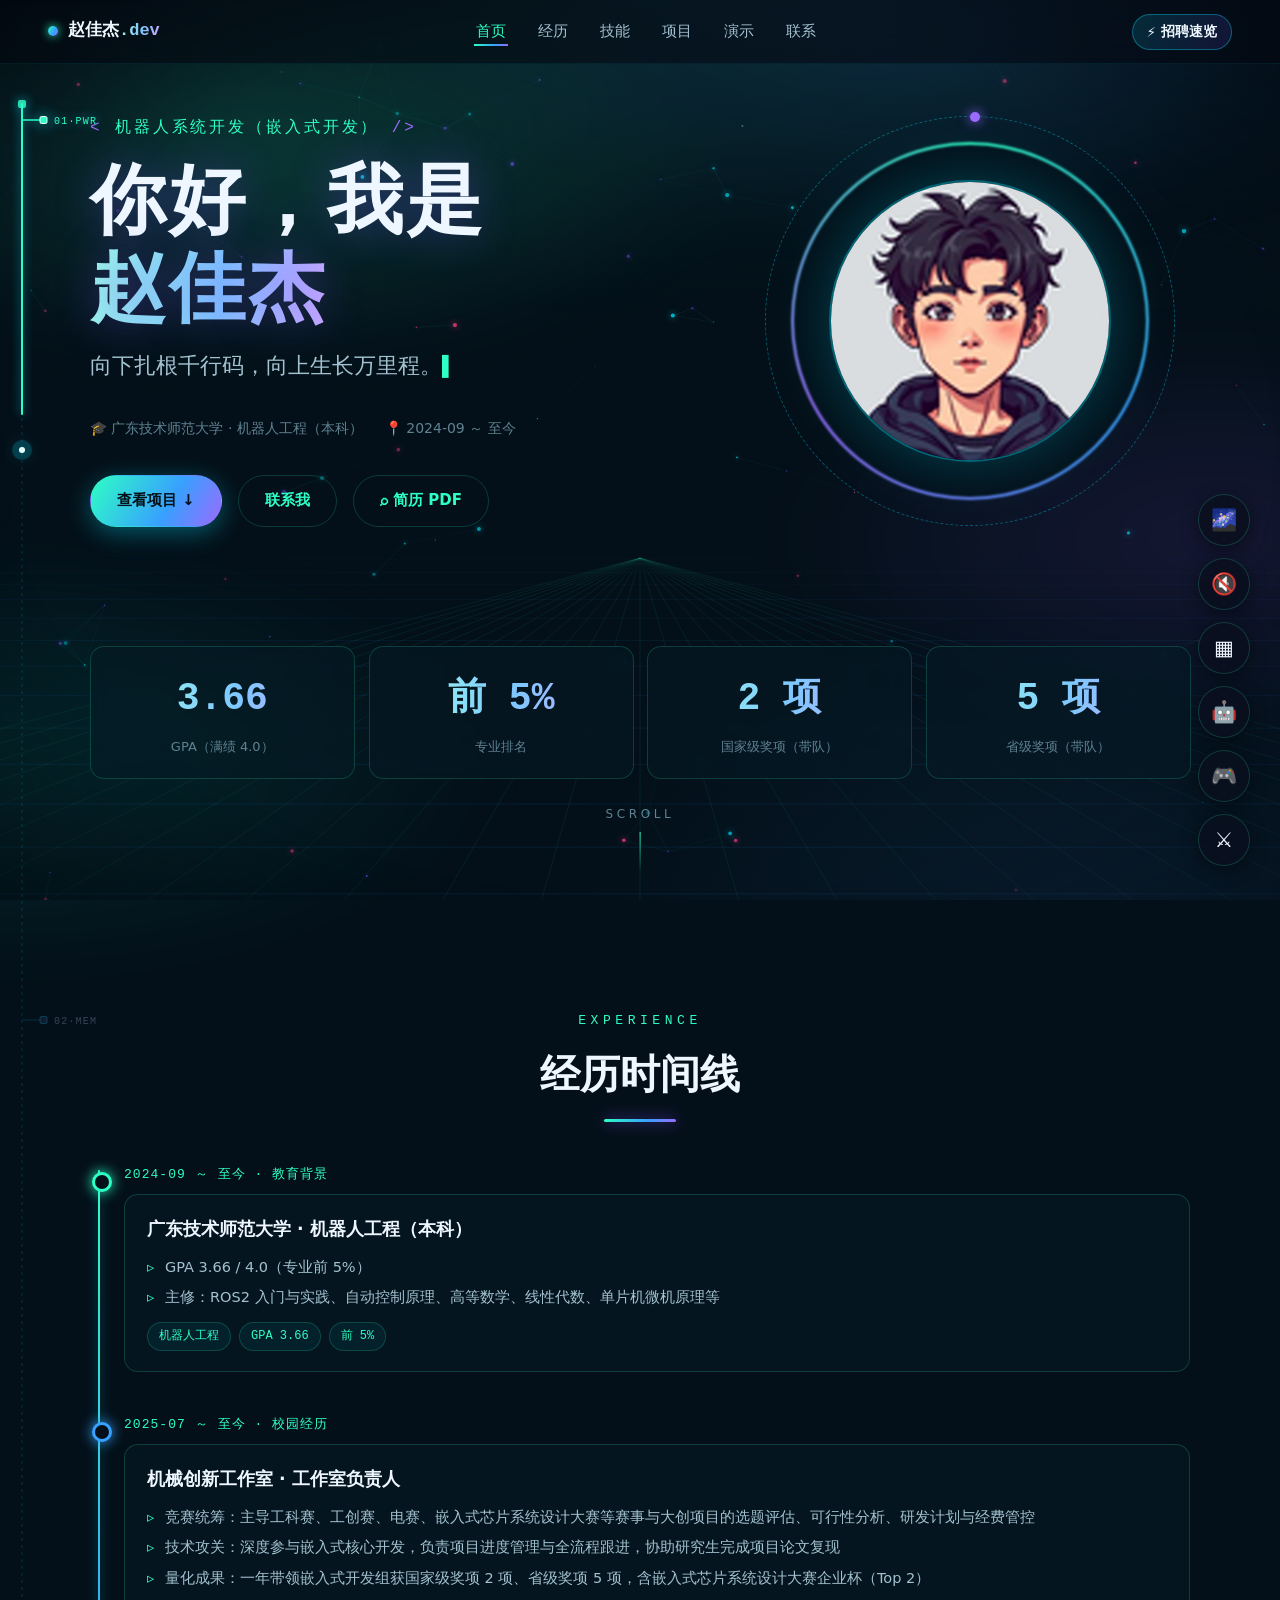
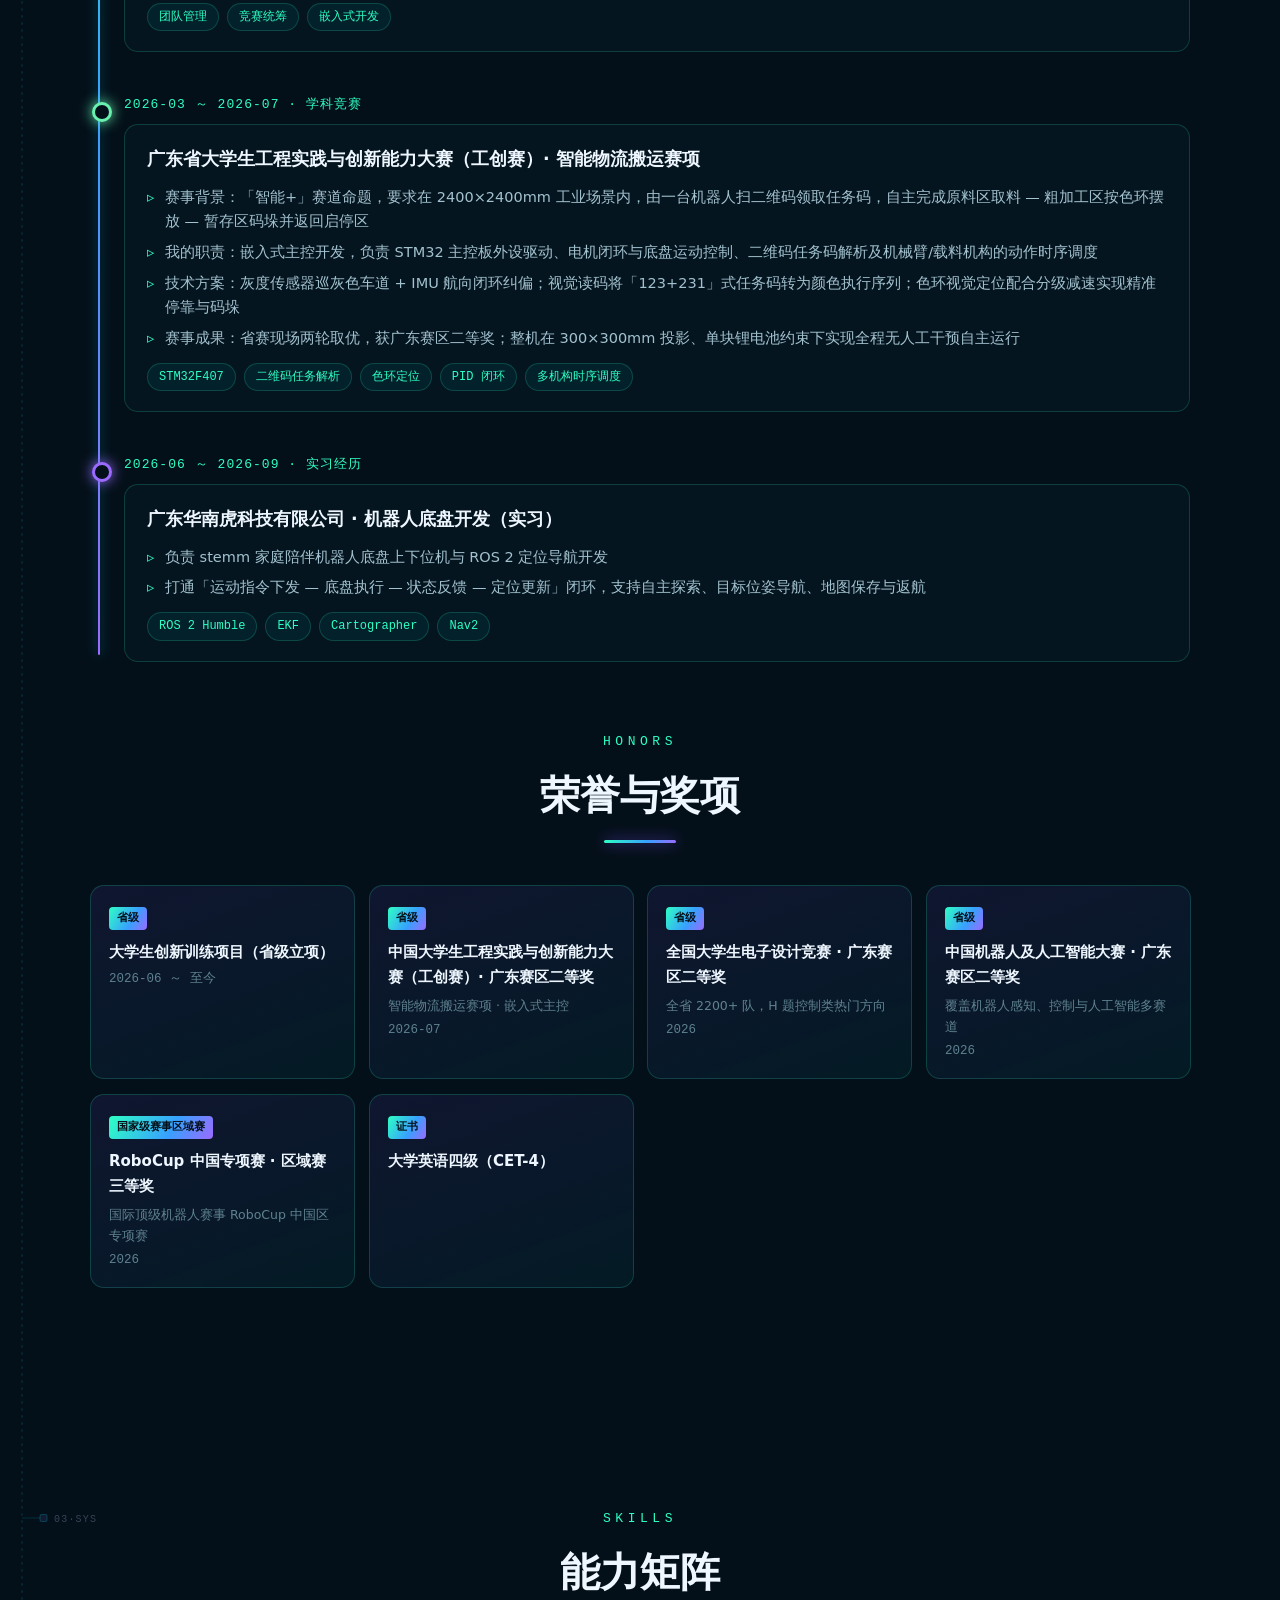
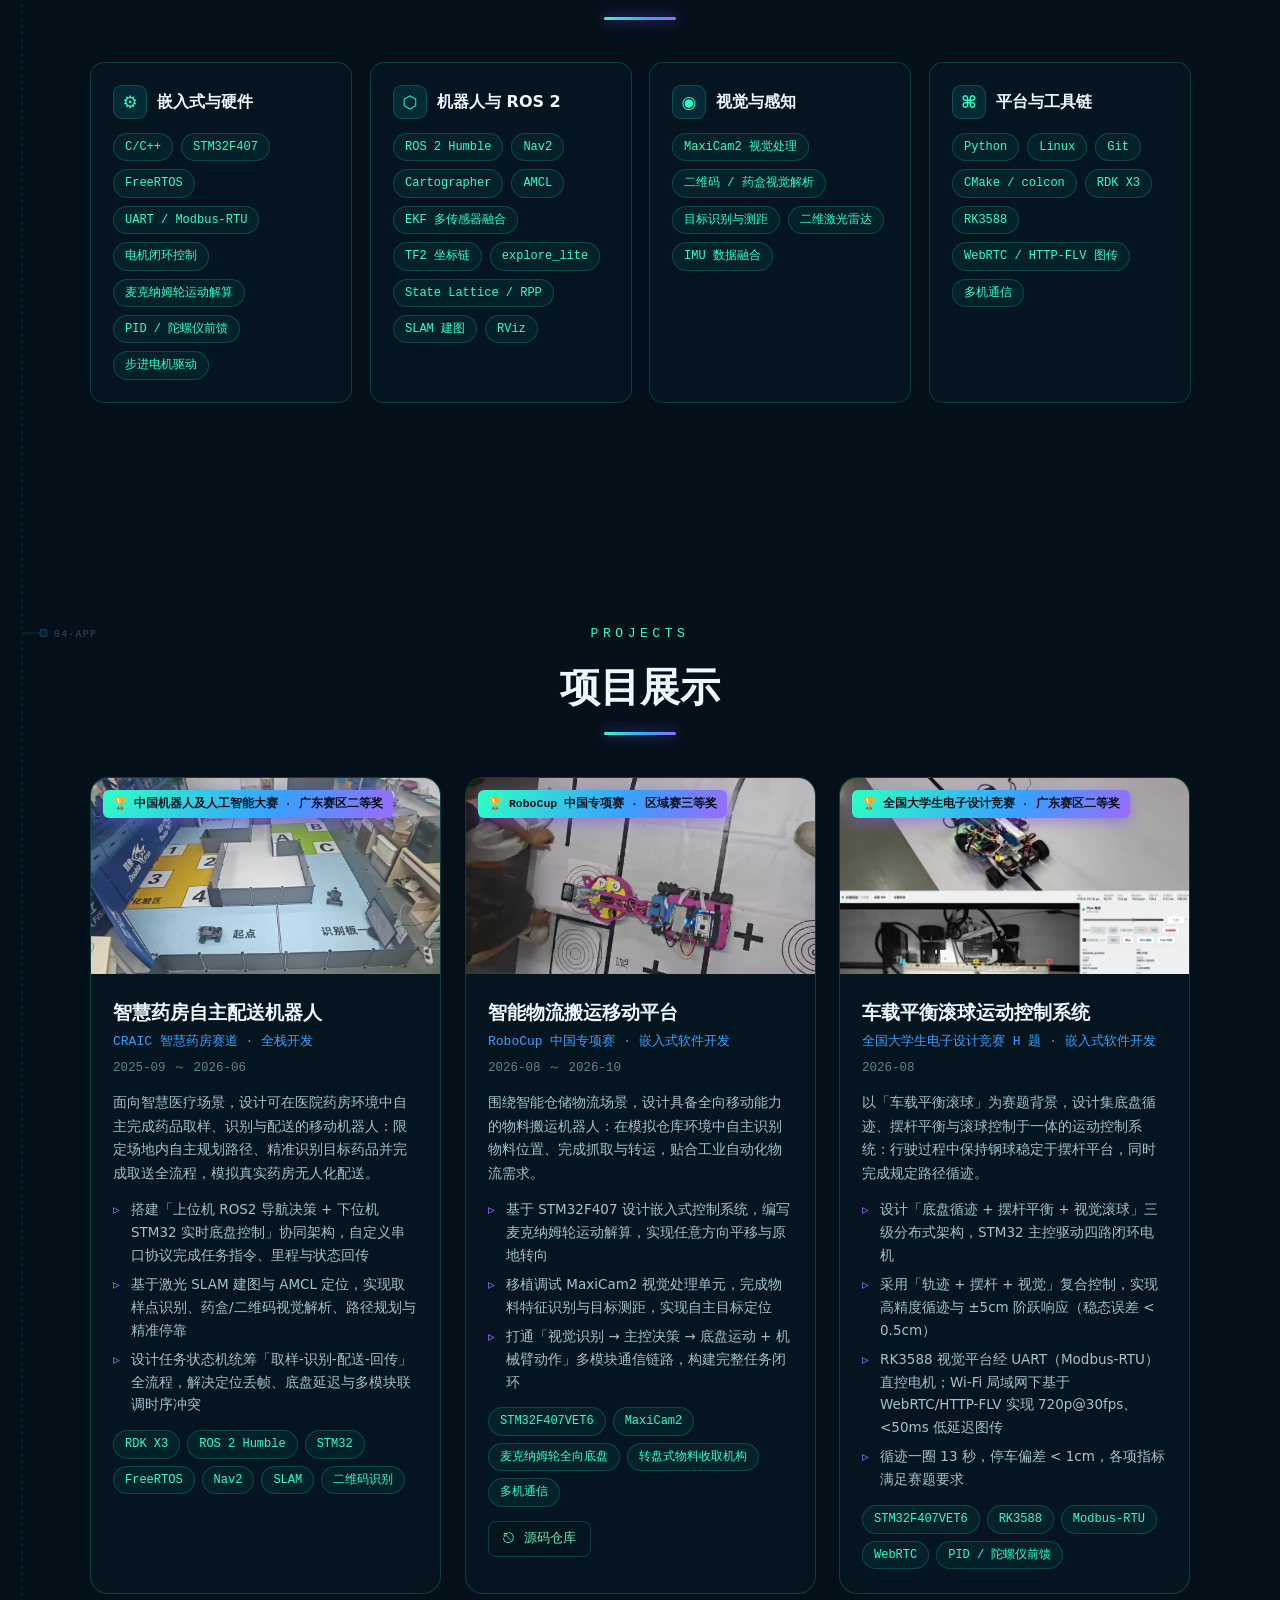
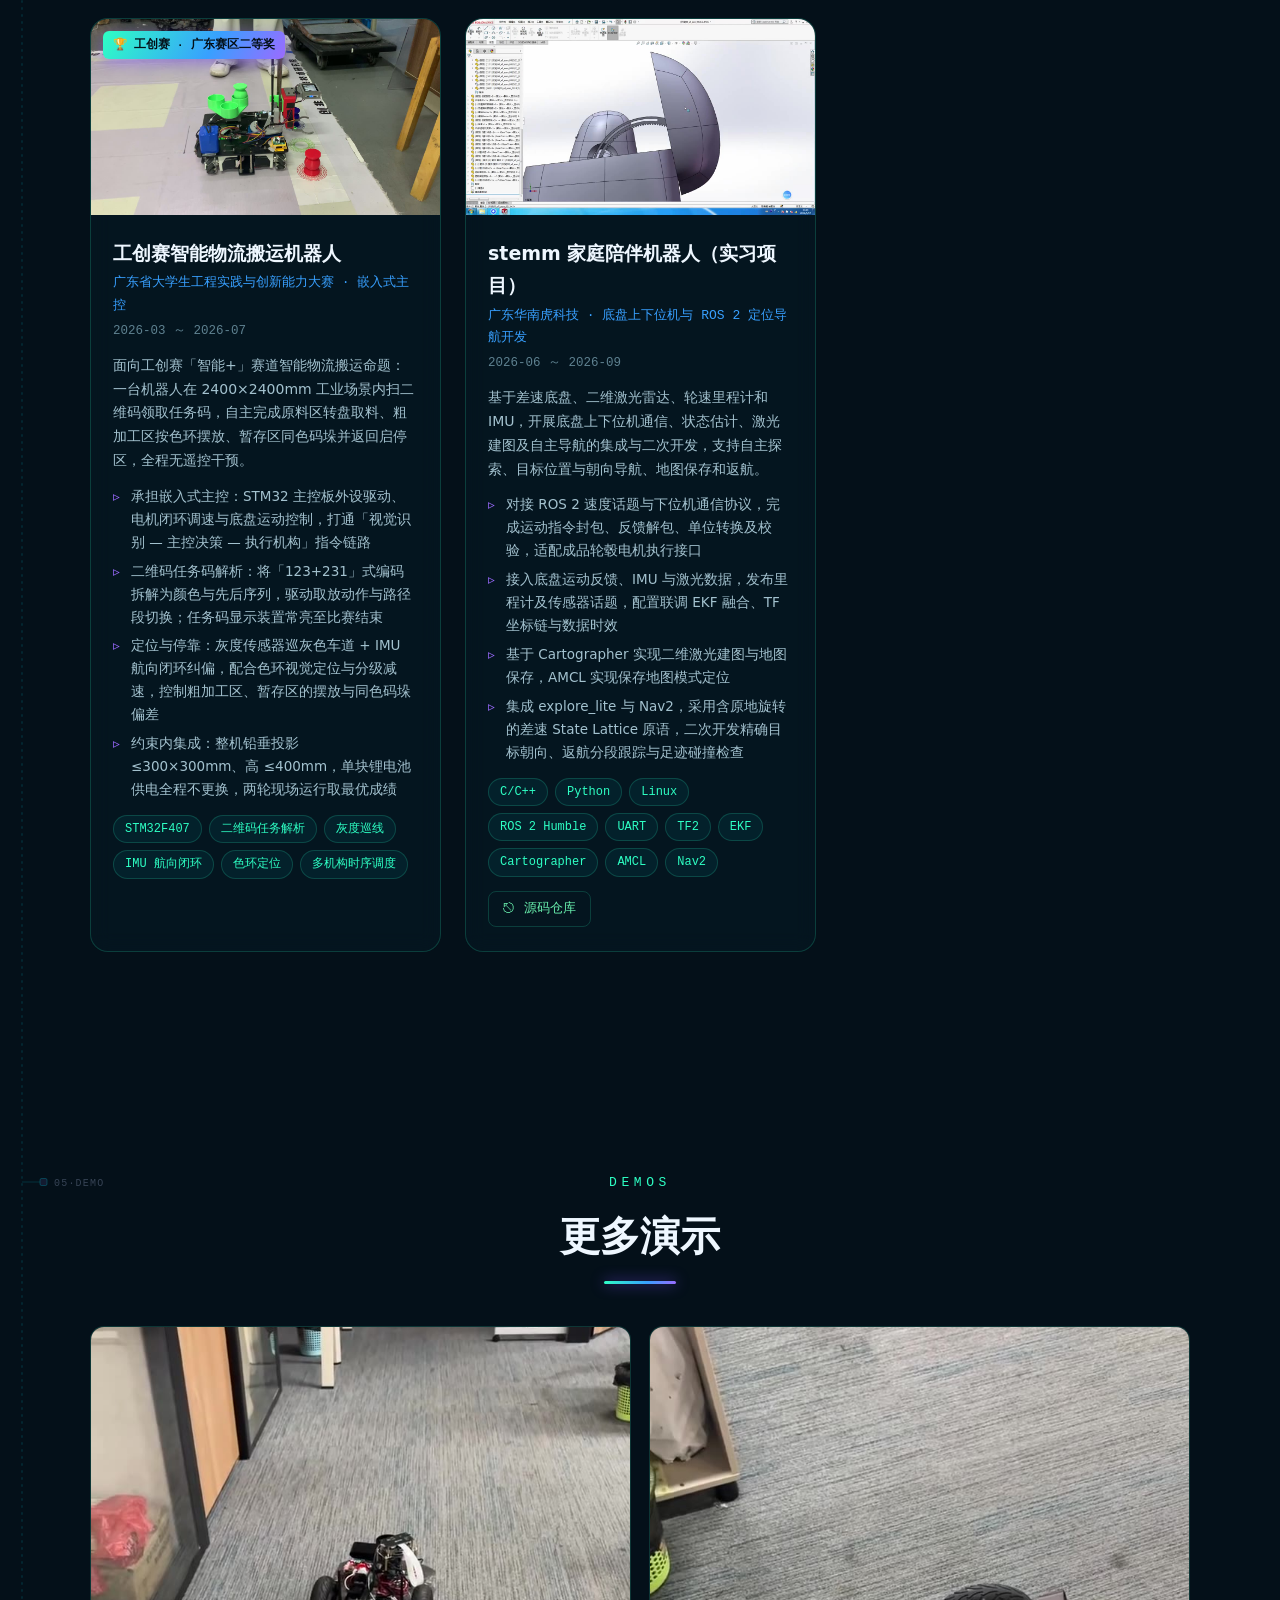
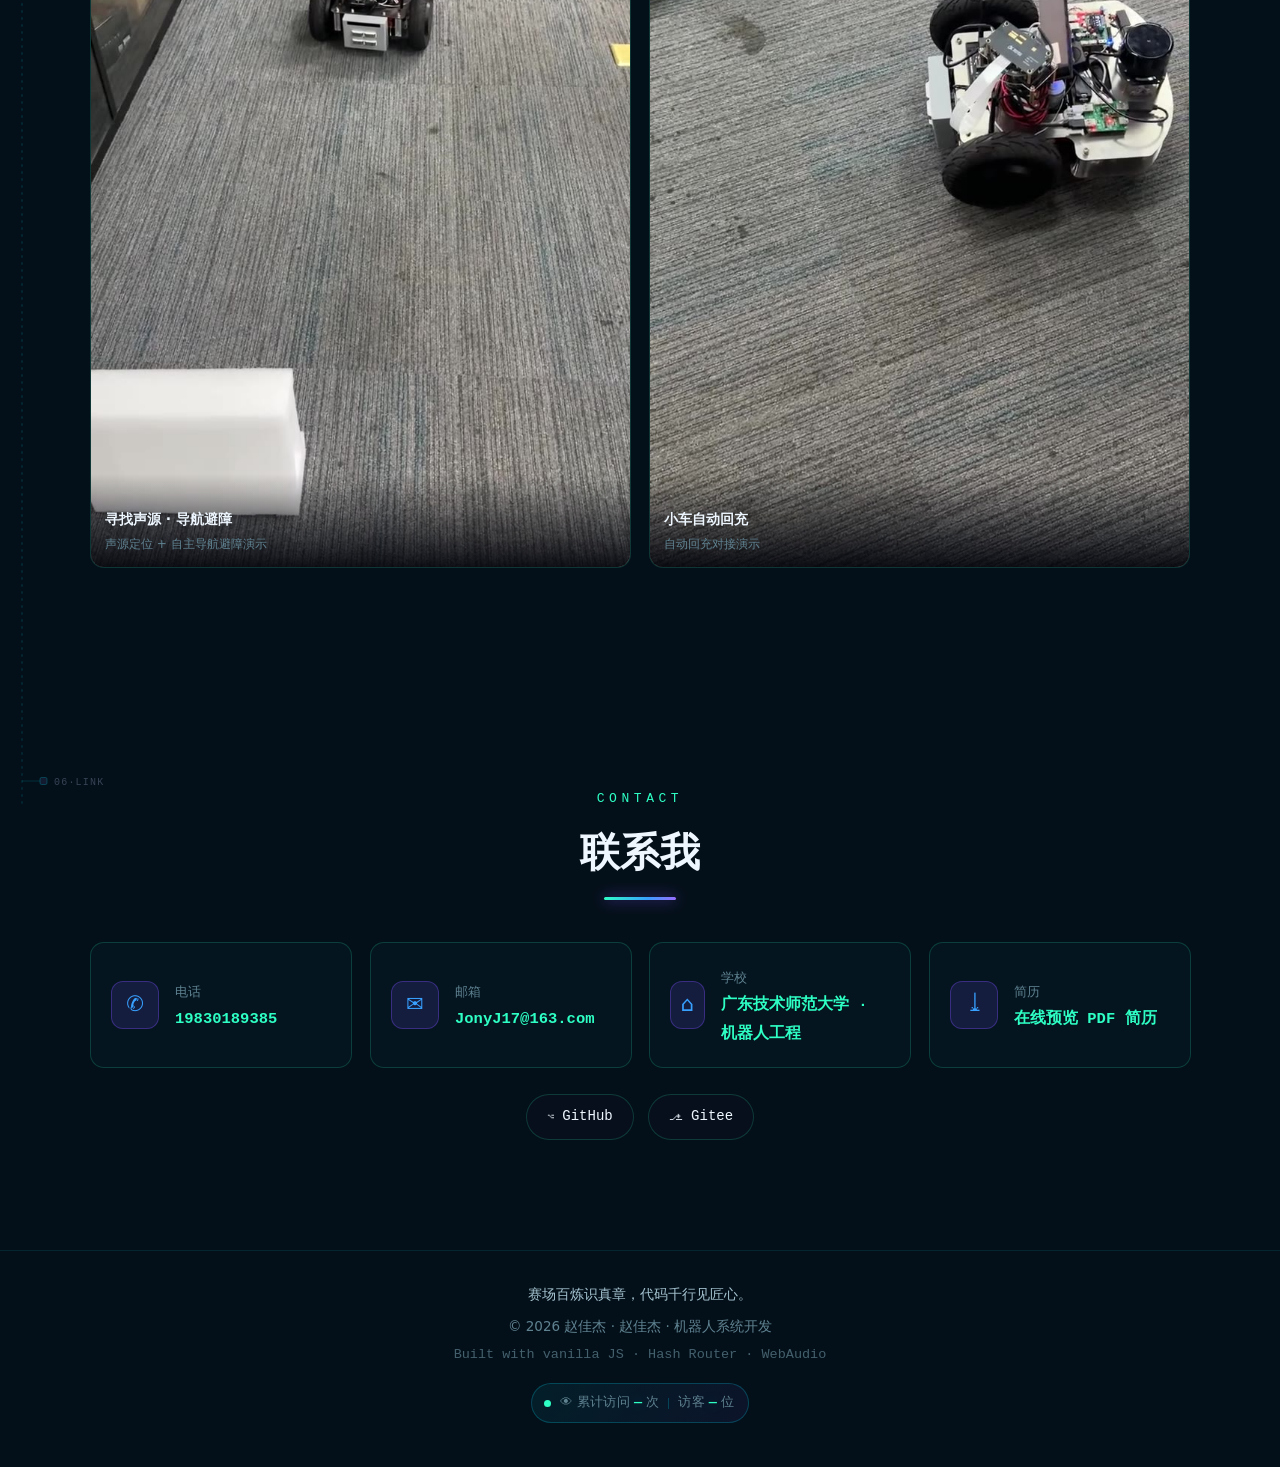
<file: index.html>
<!DOCTYPE html>
<html lang="zh-CN">
<head>
  <meta charset="UTF-8" />
  <meta name="viewport" content="width=device-width, initial-scale=1.0" />
  <meta name="description" content="赵佳杰 · 机器人系统开发（嵌入式开发）个人空间 —— ROS2 / STM32 / 运动控制 / 自主导航" />
  <title>赵佳杰 · 机器人系统开发</title>
  <meta name="theme-color" content="#041019" />

  <!-- 主题引导：CSS 解析前设置 data-theme，避免首帧闪错主题（默认极光夜幕） -->
  <script>
    (function () {
      var t = 'aurora';
      try { t = localStorage.getItem('site-theme') || 'aurora'; } catch (e) {}
      // 支持链接指定主题（临时生效，不覆盖本地偏好）：index.html?theme=paper
      var q = new URLSearchParams(location.search).get('theme');
      if (q) t = q;
      document.documentElement.dataset.theme = t;
    })();
  </script>

  <!-- 分享卡：二维码 / 微信 / QQ 转发时的缩略图与标题（分享卡图由本页首屏生成，1200×630） -->
  <meta property="og:type" content="profile" />
  <meta property="og:site_name" content="赵佳杰 · 机器人系统开发" />
  <meta property="og:title" content="赵佳杰 · 机器人系统开发（嵌入式 / ROS 2）" />
  <meta property="og:description" content="GPA 3.66（专业前 5%）· 带队获国家级奖项 2 项、省级 5 项 · STM32 底盘 + ROS 2 定位导航完整闭环" />
  <meta property="og:url" content="https://77z-ux.github.io/personal-space/" />
  <meta property="og:image" content="https://77z-ux.github.io/personal-space/assets/img/share-card.png" />
  <meta property="og:image:width" content="1200" />
  <meta property="og:image:height" content="630" />
  <meta property="og:image:alt" content="赵佳杰个人空间首屏：机器人系统开发，GPA 3.66，专业前 5%" />
  <meta property="og:locale" content="zh_CN" />
  <meta name="twitter:card" content="summary_large_image" />
  <meta name="twitter:title" content="赵佳杰 · 机器人系统开发（嵌入式 / ROS 2）" />
  <meta name="twitter:description" content="机器人工程本科在读 · GPA 3.66（专业前 5%）· 国家级奖项 2 项、省级 5 项" />
  <meta name="twitter:image" content="https://77z-ux.github.io/personal-space/assets/img/share-card.png" />

  <script type="application/ld+json">
  {
    "@context": "https://schema.org",
    "@type": "Person",
    "name": "赵佳杰",
    "jobTitle": "机器人系统开发（嵌入式开发）",
    "email": "mailto:JonyJ17@163.com",
    "telephone": "19830189385",
    "url": "https://77z-ux.github.io/personal-space/",
    "image": "https://77z-ux.github.io/personal-space/assets/img/share-card.png",
    "alumniOf": {
      "@type": "CollegeOrUniversity",
      "name": "广东技术师范大学"
    },
    "knowsAbout": ["ROS 2", "STM32", "嵌入式开发", "运动控制", "自主导航", "SLAM"]
  }
  </script>
  <!-- 内联 SVG favicon：霓虹六边形机器人徽标，避免 favicon.ico 404 -->
  <link rel="icon" href="data:image/svg+xml,%3Csvg xmlns='http://www.w3.org/2000/svg' viewBox='0 0 32 32'%3E%3Cdefs%3E%3ClinearGradient id='g' x1='0' y1='0' x2='1' y2='1'%3E%3Cstop offset='0' stop-color='%2300e5ff'/%3E%3Cstop offset='1' stop-color='%237c4dff'/%3E%3C/linearGradient%3E%3C/defs%3E%3Crect width='32' height='32' rx='7' fill='%2305070f'/%3E%3Cpath d='M16 5l9 5v10l-9 5-9-5V10z' fill='none' stroke='url(%23g)' stroke-width='2'/%3E%3Ccircle cx='16' cy='15' r='3.2' fill='url(%23g)'/%3E%3Cpath d='M16 18.5v4M12 23h8' stroke='url(%23g)' stroke-width='2' stroke-linecap='round'/%3E%3C/svg%3E" />

  <!-- 样式：base(变量/重置/背景) → layout(区块布局) → components(组件样式) → recruiter(求职速览+打印) → circuit(电路走线) -->
  <link rel="stylesheet" href="css/base.css" />
  <link rel="stylesheet" href="css/layout.css" />
  <link rel="stylesheet" href="css/components.css" />
  <link rel="stylesheet" href="css/recruiter.css" />
  <link rel="stylesheet" href="css/circuit.css" />
  <link rel="stylesheet" href="css/playground.css" />
  <link rel="stylesheet" href="css/themes.css" />

  <!-- 二维码库（单文件 UMD，注册全局 qrcode；本地离线可用）
       defer：不阻塞首屏解析，main.js 是 module（天然 defer），执行顺序仍在它之前 -->
  <script src="js/vendor/qrcode.js" defer></script>
</head>
<body>
  <!-- 键盘用户跳过导航直达内容（Tab 第一个焦点） -->
  <a class="skip-link" href="#home">跳到主要内容</a>

  <!-- 背景层：主题装饰（柔光/图案，css/themes.css 驱动） + 粒子透视网格（core/fx.js 驱动） + 暗角 -->
  <div id="theme-bg" aria-hidden="true"></div>
  <canvas id="fx-bg" aria-hidden="true"></canvas>
  <div class="bg-vignette" aria-hidden="true"></div>

  <!-- 电路走线叙事层：随滚动通电的主干 + 各区块接线柱（core/circuit.js 驱动，仅桌面） -->
  <div id="circuit-layer" class="circuit-layer" aria-hidden="true"></div>

  <!-- 顶部滚动进度条 -->
  <div id="scroll-progress" aria-hidden="true"></div>

  <!-- 导航（由 components/nav.js 填充） -->
  <header id="nav" class="nav"></header>

  <!-- 悬浮控件：主题切换 + 静音开关 + 分享二维码（fixed 悬浮，显眼位置） -->
  <div class="float-dock">
    <!-- 背景主题切换：点击在 5 套主题间循环（core/themes.js） -->
    <button id="theme-btn" class="dock-btn" type="button" aria-label="切换背景主题">
      <span class="dock-icon" id="theme-icon">🌌</span>
    </button>
    <div id="theme-toast" class="theme-toast" aria-live="polite"></div>
    <button id="sound-toggle" class="dock-btn" type="button" aria-label="音效开关" title="音效开关">
      <span class="dock-icon" id="sound-icon">🔇</span>
    </button>
    <button id="share-btn" class="dock-btn" type="button" aria-label="分享二维码" title="分享 / 二维码">
      <span class="dock-icon">▦</span>
    </button>
    <!-- 入口：麦克纳姆轮解算沙盒（可玩） -->
    <button id="lab-btn" class="dock-btn" type="button" aria-label="打开麦克纳姆轮解算沙盒" title="底盘解算沙盒 · 拖滑块看四轮轮速">
      <span class="dock-icon">🤖</span>
    </button>
    <!-- 入口：成长轨迹贪吃蛇小游戏 -->
    <a class="dock-btn dock-link" href="snake.html" aria-label="玩成长轨迹贪吃蛇" title="成长轨迹 · 贪吃蛇">
      <span class="dock-icon">🎮</span>
    </a>
    <!-- 入口：生涯地牢冒险小游戏 -->
    <a class="dock-btn dock-link" href="adventure.html" aria-label="玩生涯地牢冒险游戏" title="生涯地牢 · 冒险">
      <span class="dock-icon">⚔️</span>
    </a>
  </div>

  <main id="app">
    <!-- 求职模式：给 HR 的一屏速览（components/recruiter.js 渲染，进入时替换常规视图） -->
    <section id="recruiter" class="recruiter" hidden></section>

    <!-- 各模块容器，内容由对应 component 渲染（hash 路由锚点即这些 id） -->
    <section id="home" class="section hero-section"></section>
    <section id="experience" class="section"></section>
    <section id="skills" class="section"></section>
    <section id="projects" class="section"></section>
    <section id="gallery" class="section"></section>
    <section id="contact" class="section"></section>
  </main>

  <footer id="footer" class="footer"></footer>

  <!-- 二维码弹窗（components/qrmodal.js 控制） -->
  <div id="qr-modal" class="modal" hidden>
    <div class="modal-mask" data-close></div>
    <div class="modal-panel">
      <button class="modal-close" type="button" data-close aria-label="关闭">✕</button>
      <h3 class="modal-title">扫码访问 / 分享</h3>
      <div id="qr-box" class="qr-box"></div>
      <p id="qr-url" class="qr-url"></p>
      <div class="qr-actions">
        <input id="qr-input" class="qr-input" type="url" placeholder="粘贴部署后的地址，重新生成二维码" />
        <button id="qr-regen" class="btn btn-ghost" type="button">生成</button>
        <button id="qr-save" class="btn btn-primary" type="button">设为默认地址</button>
      </div>
      <p class="qr-tip">提示：部署到 GitHub Pages / 艾可秀后，把最终地址粘贴到此处并「设为默认地址」，
        或直接修改 <code>js/config.js</code> 中的 <code>SITE.url</code>，二维码即永久指向新地址。</p>
    </div>
  </div>

  <!-- 项目视频播放弹层（components/projects.js 控制） -->
  <div id="video-modal" class="modal" hidden>
    <div class="modal-mask" data-close></div>
    <div class="modal-panel video-panel">
      <button class="modal-close" type="button" data-close aria-label="关闭">✕</button>
      <h3 id="video-title" class="modal-title"></h3>
      <video id="video-player" class="video-player" controls playsinline preload="metadata"></video>
    </div>
  </div>

  <!-- 麦克纳姆轮解算沙盒（js/playground/mecanum.js 控制，内容由其生成） -->
  <div id="lab-modal" class="modal" hidden>
    <div class="modal-mask" data-close></div>
    <div class="modal-panel lab-panel" role="dialog" aria-modal="true" aria-labelledby="lab-title">
      <button class="modal-close" type="button" data-close aria-label="关闭">✕</button>
      <header class="lab-head">
        <h3 id="lab-title" class="lab-title">麦克纳姆轮解算沙盒<b>MECANUM KINEMATICS LAB</b></h3>
        <p class="lab-sub">
          给底盘一个速度指令（vx / vy / ωz），下面四个轮子的转速是实时解出来的 ——
          这台车不用转头就能横着走，代价是四个轮子得各转各的。
        </p>
      </header>
      <div id="lab-root"></div>
    </div>
  </div>

  <!-- 入口模块（ES Module，组件装配见 js/main.js） -->
  <script type="module" src="js/main.js"></script>
</body>
</html>
</file>
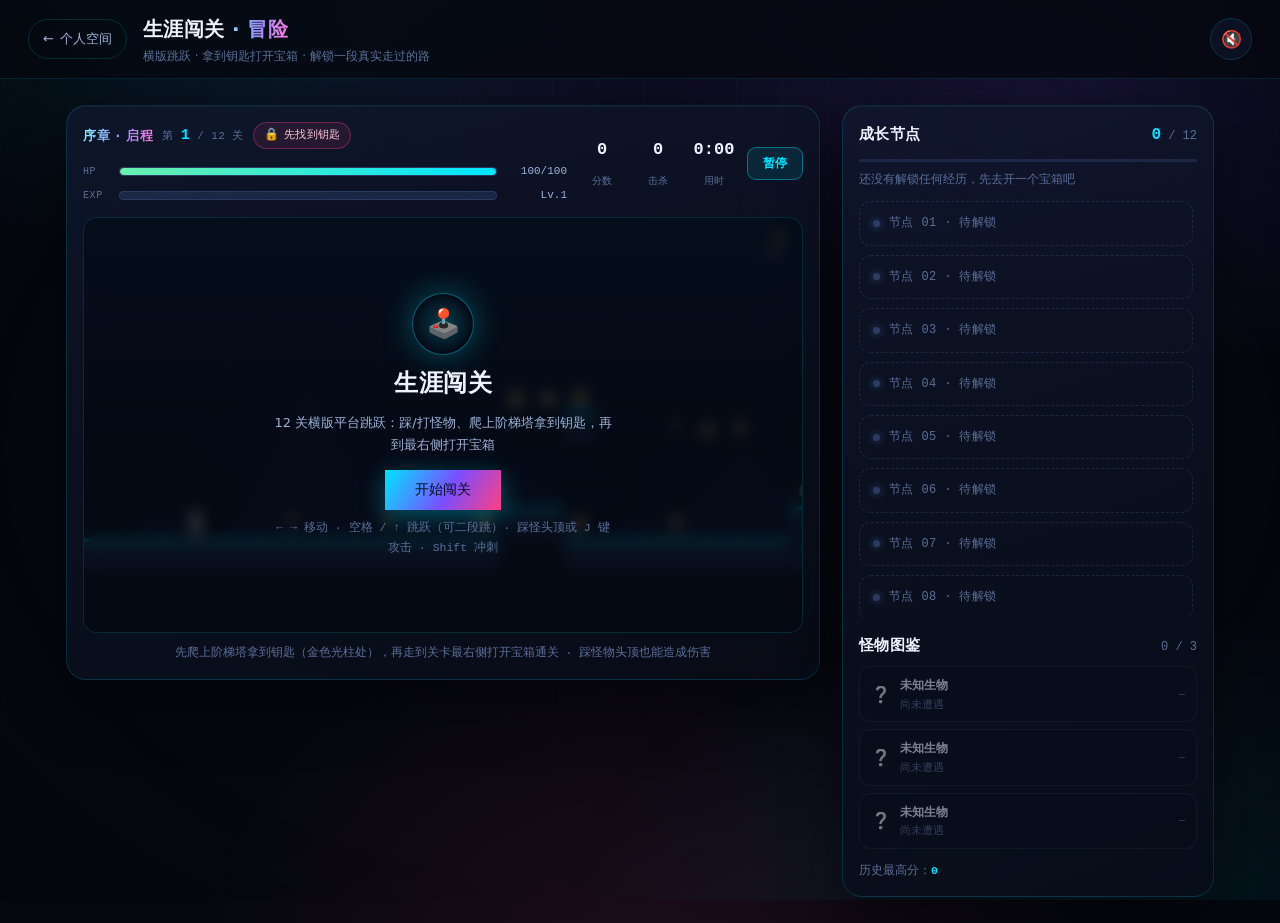
<file: adventure.html>
<!DOCTYPE html>
<html lang="zh-CN">
<head>
  <meta charset="UTF-8" />
  <meta name="viewport" content="width=device-width, initial-scale=1.0, viewport-fit=cover" />
  <meta name="theme-color" content="#05070f" />
  <meta name="description" content="生涯闯关 · 横版平台跳跃小游戏 —— 跳跃攀爬、击退怪物、拾取钥匙打开宝箱解锁赵佳杰的成长节点" />
  <title>生涯闯关 · 冒险 | 赵佳杰</title>
  <link rel="icon" href="data:image/svg+xml,%3Csvg xmlns='http://www.w3.org/2000/svg' viewBox='0 0 32 32'%3E%3Crect width='32' height='32' rx='7' fill='%2305070f'/%3E%3Cpath d='M16 4l9 5v12l-9 5-9-5V9z' fill='none' stroke='%2300e5ff' stroke-width='2'/%3E%3Cpath d='M13 22l2-9 5 3-2 6z' fill='%23ffd166'/%3E%3Ccircle cx='12' cy='13' r='1.8' fill='%2369f0ae'/%3E%3C/svg%3E" />

  <link rel="stylesheet" href="css/base.css" />
  <link rel="stylesheet" href="css/adventure.css" />
</head>
<body class="adv-body">
  <div class="bg-vignette" aria-hidden="true"></div>

  <header class="g-head">
    <a class="g-back" href="./index.html" aria-label="返回个人空间"><span aria-hidden="true">←</span> 个人空间</a>
    <div class="g-title">
      <h1>生涯闯关<span class="grad-text"> · 冒险</span></h1>
      <p>横版跳跃 · 拿到钥匙打开宝箱 · 解锁一段真实走过的路</p>
    </div>
    <button id="sound-toggle" class="g-sound" type="button" aria-label="音效开关" title="音效开关">
      <span id="sound-icon">🔇</span>
    </button>
  </header>

  <main class="g-wrap">
    <!-- ---------------- 游戏区 ---------------- -->
    <section class="g-stage" aria-label="游戏区">
      <div class="hud">
        <div class="hud-left">
          <div class="hud-level">
            <span class="hl-chapter" id="lc-chapter">序章 · 启程</span>
            <span class="hl-idx">第 <b id="lc-idx">1</b> / <span id="lc-total">12</span> 关</span>
            <span class="hl-key" id="key-chip"><i id="key-icon">🔒</i><span id="key-text">先找到钥匙</span></span>
          </div>
          <div class="bar-row">
            <span class="bar-label">HP</span>
            <div class="bar hp"><i id="hp-fill"></i></div>
            <span class="bar-num" id="hp-text">100/100</span>
          </div>
          <div class="bar-row">
            <span class="bar-label">EXP</span>
            <div class="bar xp"><i id="xp-fill"></i></div>
            <span class="bar-num" id="lv-text">Lv.1</span>
          </div>
        </div>
        <div class="hud-right">
          <div class="hud-stat"><b id="score">0</b><span>分数</span></div>
          <div class="hud-stat"><b id="kills">0</b><span>击杀</span></div>
          <div class="hud-stat"><b id="timer">0:00</b><span>用时</span></div>
          <button id="btn-pause" class="mini-btn" type="button">暂停</button>
        </div>
      </div>

      <div class="stage-wrap" id="stage-wrap">
        <canvas id="adv-canvas" role="img" aria-label="地牢冒险画面"></canvas>

        <div id="overlay" class="board-overlay" hidden>
          <div class="ov-icon" id="ov-icon">⚔️</div>
          <h2 id="ov-title">生涯地牢</h2>
          <p id="ov-desc">探索随机生成的地牢，集齐 12 个宝藏解锁全部成长节点</p>
          <button id="ov-btn" class="btn-primary" type="button">开始冒险</button>
          <p class="ov-tip" id="ov-tip">← → 移动 · 空格 / ↑ 跳跃（可二段跳）· 踩怪头顶或 J 键攻击 · Shift 冲刺</p>
        </div>
      </div>

      <!-- 移动端操作：虚拟摇杆 + 跳跃 / 攻击 / 冲刺 -->
      <div class="touch-controls" id="touch-controls">
        <div class="joystick" id="joystick"><span class="joystick-knob" id="joystick-knob"></span></div>
        <div class="touch-btns">
          <button id="btn-jump" class="tbtn jump" type="button">跳跃</button>
          <button id="btn-attack" class="tbtn attack" type="button">攻击</button>
          <button id="btn-dash" class="tbtn dash" type="button">冲刺</button>
        </div>
      </div>
      <p class="g-hint">先爬上阶梯塔拿到钥匙（金色光柱处），再走到关卡最右侧打开宝箱通关 · 踩怪物头顶也能造成伤害</p>
    </section>

    <!-- ---------------- 侧栏：生涯节点 + 图鉴 ---------------- -->
    <aside class="g-side" aria-label="生涯节点与图鉴">
      <div class="side-head">
        <h2>成长节点</h2>
        <span class="side-count"><b id="unlock-count">0</b> / <span id="unlock-total">12</span></span>
      </div>
      <div class="side-progress"><i id="progress-bar"></i></div>
      <p class="side-sub" id="side-sub">还没有解锁任何经历，先去开一个宝箱吧</p>
      <ol class="milestones" id="node-list"></ol>

      <div class="side-head mt">
        <h2>怪物图鉴</h2>
        <span class="side-count" id="bestiary-count">0 / 3</span>
      </div>
      <ul class="bestiary" id="bestiary-list"></ul>
      <p class="side-foot">历史最高分：<b id="best-score">0</b></p>
    </aside>
  </main>

  <!-- ---------------- 升级三选一 ---------------- -->
  <div id="lvl-modal" class="modal" hidden>
    <div class="modal-mask"></div>
    <div class="modal-panel lvl-panel" role="dialog" aria-modal="true" aria-labelledby="lvl-title">
      <h2 id="lvl-title" class="lvl-title">升级！选择一项成长</h2>
      <p class="lvl-sub" id="lvl-sub">等级 2 · 击杀怪物获得经验</p>
      <div class="perk-cards" id="lvl-cards"></div>
    </div>
  </div>

  <!-- ---------------- 宝藏节点详情（拾取时冻结展示） ---------------- -->
  <div id="reveal-modal" class="modal" hidden>
    <div class="modal-mask"></div>
    <div class="modal-panel reveal-panel" role="dialog" aria-modal="true" aria-labelledby="rv-title">
      <div class="rv-top">
        <span class="rv-chapter" id="rv-chapter">序章 · 启程</span>
        <span class="rv-count">节点 <b id="rv-idx">01</b> / <span id="rv-total">12</span></span>
      </div>
      <div class="rv-emoji" id="rv-emoji">🎓</div>
      <div class="rv-meta">
        <span class="rv-year" id="rv-year">2024.09</span>
        <span class="rv-tag" id="rv-tag">教育</span>
      </div>
      <h2 class="rv-title" id="rv-title">节点标题</h2>
      <p class="rv-text" id="rv-text">节点简介</p>
      <div class="rv-progress"><i id="rv-bar"></i></div>
      <button id="rv-go" class="btn-primary rv-go" type="button">继续 →</button>
      <p class="rv-next" id="rv-next">进入第 2 关</p>
    </div>
  </div>

  <!-- ---------------- 结算 ---------------- -->
  <div id="res-modal" class="modal" hidden>
    <div class="modal-mask" data-close></div>
    <div class="modal-panel res-panel" role="dialog" aria-modal="true" aria-labelledby="res-title">
      <button class="modal-close" type="button" data-close aria-label="关闭">✕</button>
      <div class="win-head">
        <div class="win-badge" id="res-badge">🏆</div>
        <div>
          <h2 id="res-title">通关</h2>
          <p id="res-desc">你集齐了全部成长节点</p>
        </div>
      </div>
      <div class="win-stats">
        <div><b id="res-score">0</b><span>分数</span></div>
        <div><b id="res-nodes">0</b><span>解锁节点</span></div>
        <div><b id="res-kills">0</b><span>击杀</span></div>
        <div><b id="res-time">0:00</b><span>用时</span></div>
      </div>
      <div class="res-bestiary">
        <span class="res-label">本局图鉴</span>
        <div id="res-bestiary" class="res-chips"></div>
      </div>
      <h3 class="win-sub" id="res-timeline-title">完整成长轨迹</h3>
      <ol class="win-timeline" id="res-timeline"></ol>
      <div class="win-actions">
        <button id="res-again" class="btn-primary" type="button">再来一局</button>
        <a class="btn-ghost" href="./index.html">回到个人空间</a>
      </div>
      <p class="win-foot">向下扎根千行码，向上生长万里程。</p>
    </div>
  </div>

  <script type="module" src="js/adv/main.js"></script>
</body>
</html>
</file>
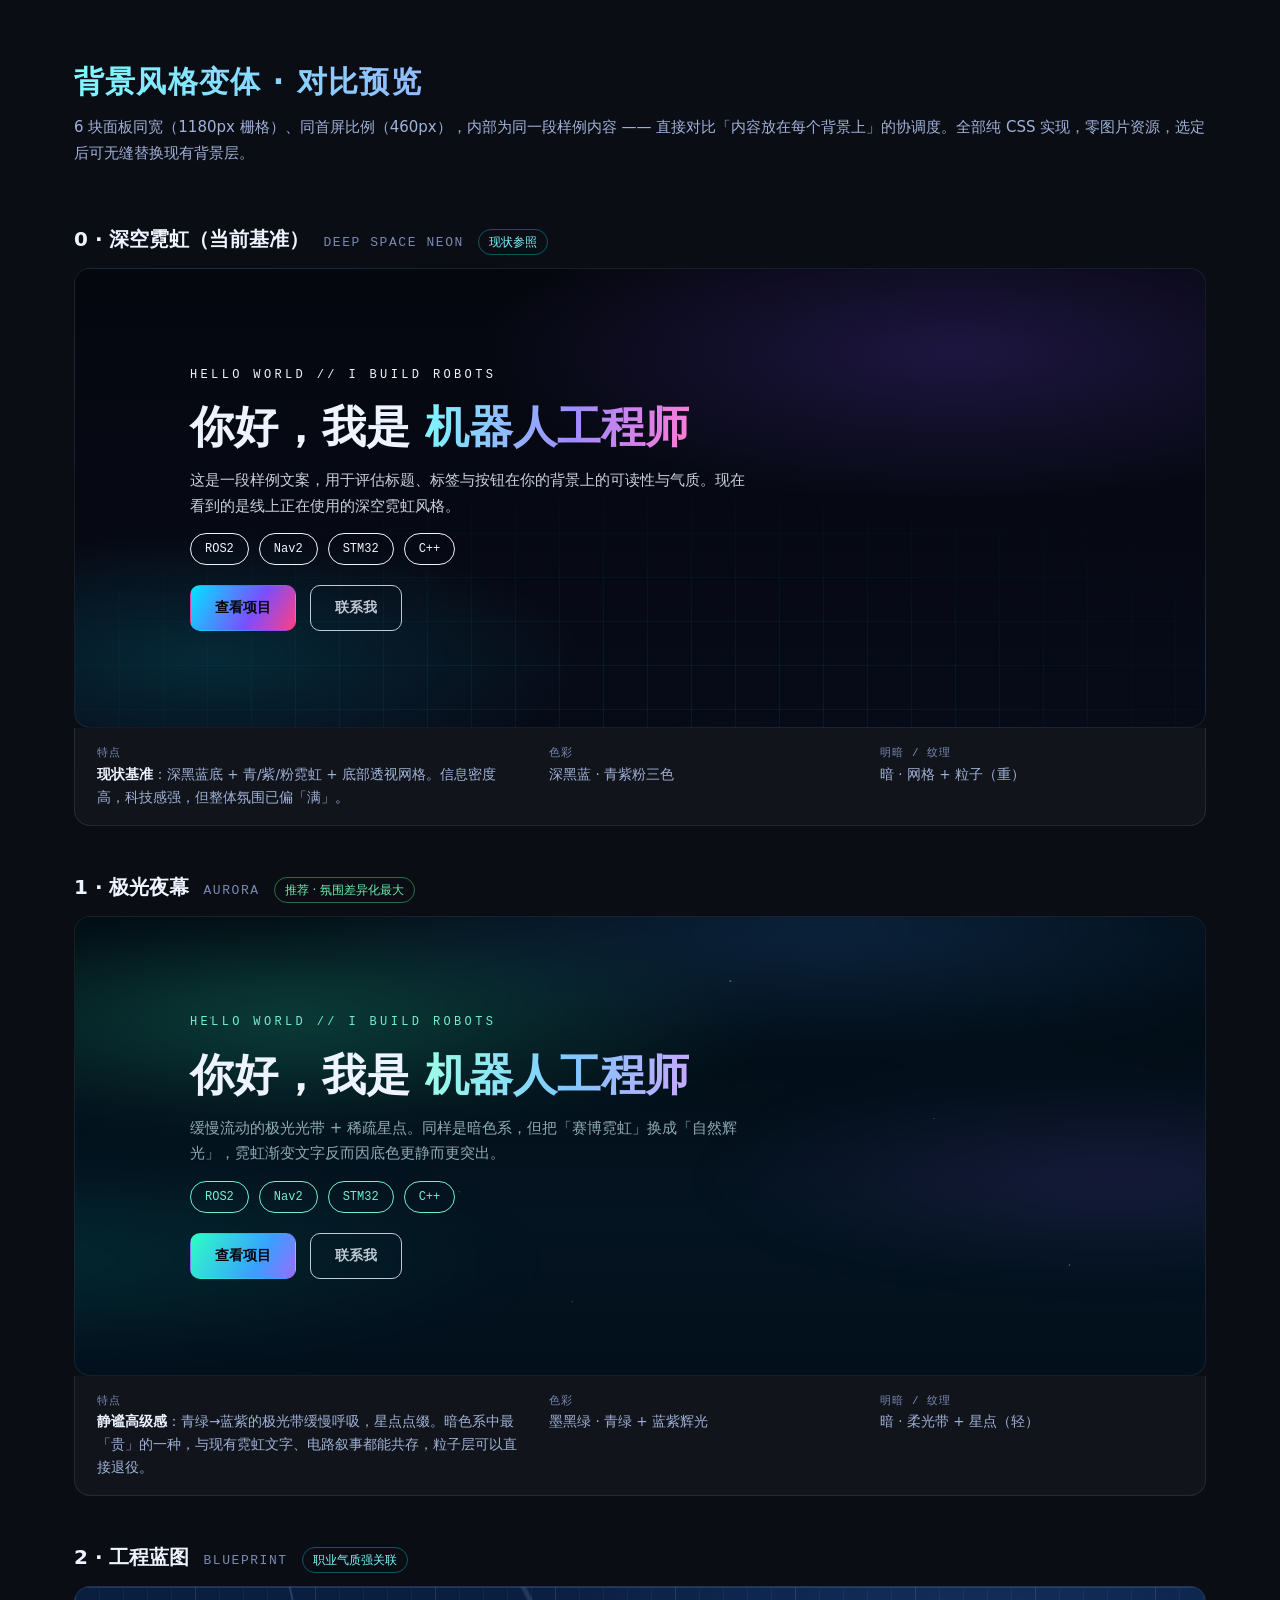
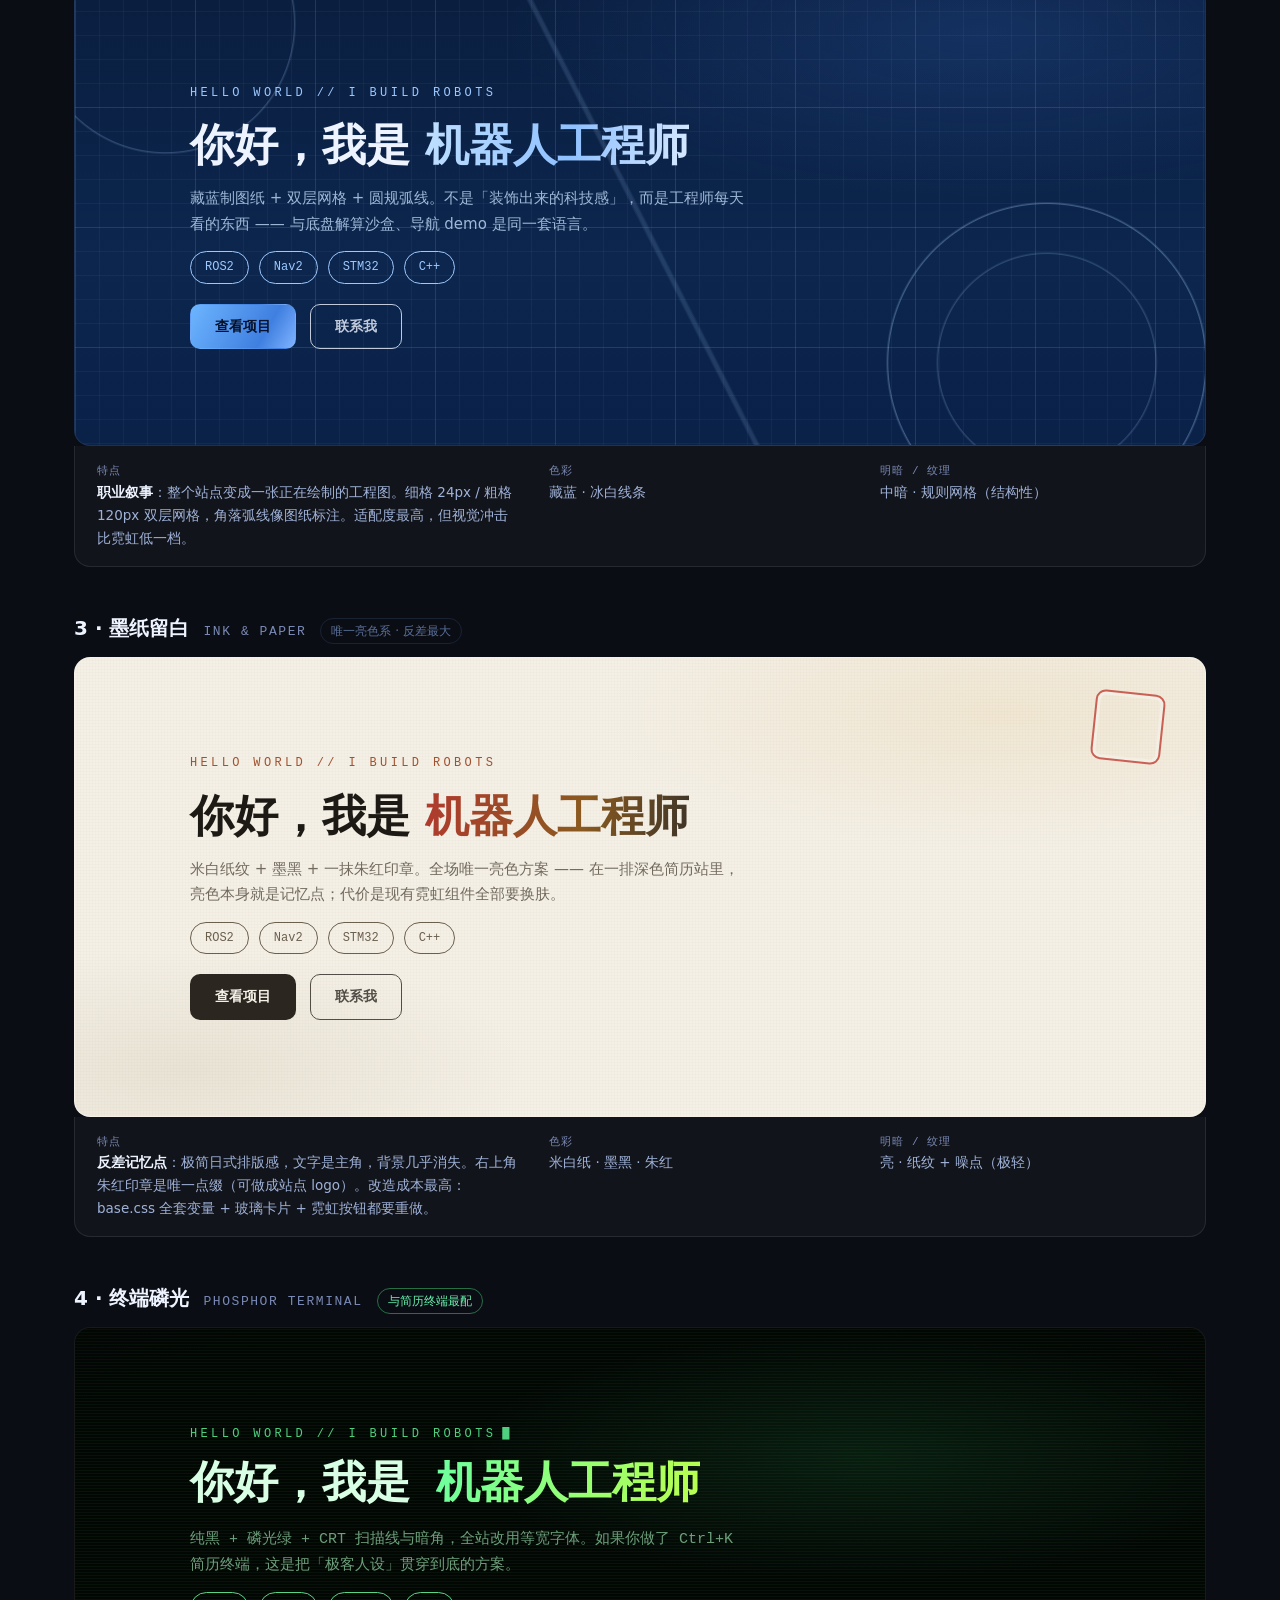
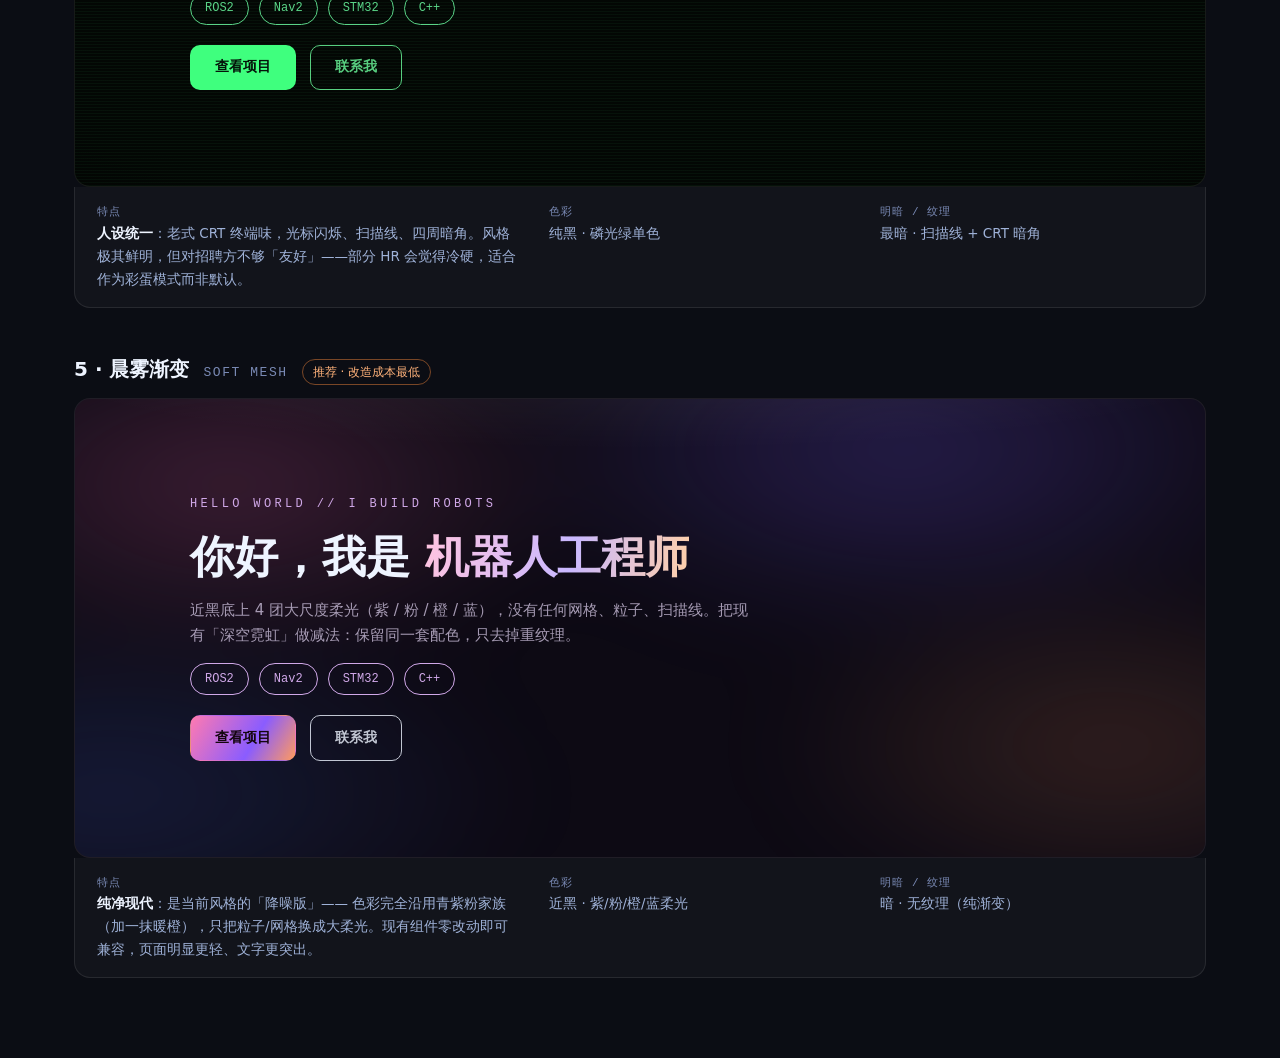
<file: bg-variants.html>
<!DOCTYPE html>
<html lang="zh-CN">
<head>
<meta charset="UTF-8" />
<meta name="viewport" content="width=device-width, initial-scale=1.0" />
<title>背景风格变体 · 选择预览</title>
<style>
  :root {
    --font-sans: "PingFang SC", "Microsoft YaHei", "Segoe UI", system-ui, sans-serif;
    --font-mono: "JetBrains Mono", "Cascadia Code", Consolas, monospace;
    --max-w: 1180px;
    --panel-h: 460px;
  }
  * { margin: 0; padding: 0; box-sizing: border-box; }
  body {
    font-family: var(--font-sans);
    background: #0b0d14;
    color: #eef4ff;
    line-height: 1.7;
    padding-bottom: 80px;
  }
  header.page {
    max-width: var(--max-w);
    margin: 0 auto;
    padding: 56px 24px 12px;
  }
  header.page h1 {
    font-size: 30px;
    letter-spacing: 0.04em;
    background: linear-gradient(100deg, #7ef9ff, #9d8cff 55%, #ff7ad9);
    -webkit-background-clip: text;
    background-clip: text;
    -webkit-text-fill-color: transparent;
  }
  header.page p { color: #9fb2d8; margin-top: 8px; font-size: 15px; }

  .variant { max-width: var(--max-w); margin: 44px auto 0; padding: 0 24px; }
  .variant-head { display: flex; align-items: baseline; gap: 14px; margin-bottom: 12px; flex-wrap: wrap; }
  .variant-head .name { font-size: 20px; font-weight: 700; }
  .variant-head .en { font-family: var(--font-mono); font-size: 13px; color: #7a8ab5; letter-spacing: 0.12em; text-transform: uppercase; }
  .badge { font-size: 12px; padding: 2px 10px; border-radius: 999px; border: 1px solid rgba(0,229,255,.35); color: #7ef9ff; }
  .badge.warm { border-color: rgba(255,140,60,.45); color: #ffb27a; }
  .badge.light { border-color: rgba(40,60,90,.45); color: #5a7099; }
  .badge.green { border-color: rgba(80,255,140,.4); color: #69f0ae; }

  /* 面板：与站点 max-w 同宽、首屏比例，内部放置同一段样例内容 */
  .panel {
    position: relative;
    height: var(--panel-h);
    border-radius: 16px;
    overflow: hidden;
    border: 1px solid rgba(255,255,255,.08);
  }
  .panel-inner {
    position: relative;
    z-index: 5;
    height: 100%;
    max-width: 980px;
    margin: 0 auto;
    padding: 0 40px;
    display: flex;
    flex-direction: column;
    justify-content: center;
    gap: 14px;
  }
  .kicker { font-family: var(--font-mono); font-size: 12px; letter-spacing: 0.28em; }
  .title { font-size: clamp(28px, 4.2vw, 44px); font-weight: 800; line-height: 1.25; }
  .title .grad {
    background: linear-gradient(100deg, #7ef9ff, #9d8cff 55%, #ff7ad9);
    -webkit-background-clip: text; background-clip: text; -webkit-text-fill-color: transparent;
  }
  .sub { font-size: 15px; max-width: 560px; opacity: .85; }
  .chips { display: flex; gap: 10px; flex-wrap: wrap; }
  .chip {
    font-family: var(--font-mono); font-size: 12px;
    padding: 5px 14px; border-radius: 999px;
    border: 1px solid currentColor;
  }
  .btn-row { display: flex; gap: 14px; margin-top: 6px; }
  .btn {
    font-size: 14px; font-weight: 600; padding: 10px 24px;
    border-radius: 10px; border: 1px solid transparent;
  }
  .btn.solid { color: #04060d; background: linear-gradient(120deg, #00e5ff, #7c4dff 60%, #ff4081); }
  .btn.ghost { color: inherit; background: transparent; border-color: currentColor; opacity: .8; }

  .desc {
    border: 1px solid rgba(255,255,255,.09);
    border-radius: 0 0 16px 16px;
    border-top: none;
    padding: 16px 22px;
    background: rgba(255,255,255,.03);
    display: grid;
    grid-template-columns: 1.4fr 1fr 1fr;
    gap: 8px 28px;
    font-size: 13.5px;
    color: #9fb2d8;
  }
  .desc b { color: #eef4ff; font-weight: 600; }
  .desc .label { font-family: var(--font-mono); font-size: 11px; color: #7a8ab5; letter-spacing: .1em; display: block; }
  @media (max-width: 720px) { .desc { grid-template-columns: 1fr; } .panel-inner { padding: 0 22px; } }

  /* ============ 0. 基准：深空霓虹（当前线上） ============ */
  .bg-baseline {
    background:
      radial-gradient(ellipse 70% 55% at 78% 18%, rgba(124,77,255,.20), transparent 60%),
      radial-gradient(ellipse 55% 45% at 12% 85%, rgba(0,229,255,.14), transparent 60%),
      linear-gradient(180deg, #05070f, #070b18);
  }
  .bg-baseline::before { /* 透视网格 */
    content: ""; position: absolute; inset: 0;
    background:
      linear-gradient(rgba(0,229,255,.07) 1px, transparent 1px),
      linear-gradient(90deg, rgba(0,229,255,.07) 1px, transparent 1px);
    background-size: 44px 44px;
    mask-image: radial-gradient(ellipse 90% 80% at 50% 100%, #000 20%, transparent 75%);
    -webkit-mask-image: radial-gradient(ellipse 90% 80% at 50% 100%, #000 20%, transparent 75%);
  }

  /* ============ 1. Aurora 极光 ============ */
  .bg-aurora { background: linear-gradient(180deg, #020a12, #041420 65%, #03101c); }
  .bg-aurora::before { /* 极光光带 */
    content: ""; position: absolute; inset: -20%;
    background:
      radial-gradient(ellipse 42% 24% at 28% 30%, rgba(46,255,196,.22), transparent 70%),
      radial-gradient(ellipse 50% 26% at 62% 16%, rgba(56,150,255,.20), transparent 70%),
      radial-gradient(ellipse 38% 20% at 80% 55%, rgba(150,80,255,.14), transparent 70%),
      radial-gradient(ellipse 46% 22% at 12% 68%, rgba(0,255,220,.10), transparent 70%);
    filter: blur(28px);
    animation: aurora 11s ease-in-out infinite alternate;
  }
  .bg-aurora::after { /* 星点 + 噪点 */
    content: ""; position: absolute; inset: 0;
    background-image:
      radial-gradient(1.2px 1.2px at 12% 22%, rgba(255,255,255,.5), transparent),
      radial-gradient(1px 1px at 34% 60%, rgba(255,255,255,.35), transparent),
      radial-gradient(1.4px 1.4px at 58% 14%, rgba(255,255,255,.45), transparent),
      radial-gradient(1px 1px at 76% 44%, rgba(255,255,255,.3), transparent),
      radial-gradient(1.2px 1.2px at 88% 76%, rgba(255,255,255,.4), transparent),
      radial-gradient(1px 1px at 44% 84%, rgba(255,255,255,.3), transparent);
  }
  @keyframes aurora {
    from { transform: translateX(-2.5%) scale(1); opacity: .9; }
    to   { transform: translateX(2.5%) scale(1.06); opacity: 1; }
  }
  .bg-aurora .title .grad { background: linear-gradient(100deg, #9dffe8, #7ec8ff 55%, #c9a6ff); -webkit-background-clip: text; background-clip: text; }
  .bg-aurora .kicker, .bg-aurora .chip { color: #6ff0cd; }
  .bg-aurora .sub { color: #a8c5cf; }
  .bg-aurora .btn.solid { background: linear-gradient(120deg, #2effc4, #38a0ff 65%, #9b6bff); }

  /* ============ 2. Blueprint 工程蓝图 ============ */
  .bg-blueprint {
    background:
      radial-gradient(ellipse 70% 60% at 80% 10%, rgba(70,140,255,.16), transparent 60%),
      linear-gradient(180deg, #0a1e3f, #0c264e 60%, #0a2148);
  }
  .bg-blueprint::before { /* 制图网格：细格 + 粗格 */
    content: ""; position: absolute; inset: 0;
    background:
      linear-gradient(rgba(160,200,255,.10) 1px, transparent 1px),
      linear-gradient(90deg, rgba(160,200,255,.10) 1px, transparent 1px),
      linear-gradient(rgba(160,200,255,.055) 1px, transparent 1px),
      linear-gradient(90deg, rgba(160,200,255,.055) 1px, transparent 1px);
    background-size: 120px 120px, 120px 120px, 24px 24px, 24px 24px;
  }
  .bg-blueprint::after { /* 圆规弧线与标注 */
    content: ""; position: absolute; inset: 0;
    background:
      radial-gradient(circle at 86% 82%, transparent 158px, rgba(170,210,255,.32) 159px, transparent 161px),
      radial-gradient(circle at 86% 82%, transparent 108px, rgba(170,210,255,.20) 109px, transparent 111px),
      radial-gradient(circle at 8% 8%, transparent 128px, rgba(170,210,255,.22) 129px, transparent 131px),
      linear-gradient(63deg, transparent 49.7%, rgba(170,210,255,.14) 49.9%, rgba(170,210,255,.14) 50.1%, transparent 50.3%);
  }
  .bg-blueprint .title .grad { background: linear-gradient(100deg, #bfe0ff, #8fc0ff 55%, #d7e9ff); -webkit-background-clip: text; background-clip: text; }
  .bg-blueprint .kicker, .bg-blueprint .chip { color: #9cc8ff; }
  .bg-blueprint .sub { color: #b7d2f0; }
  .bg-blueprint .btn.solid { background: linear-gradient(120deg, #6db5ff, #3f7fe0 70%, #7fb3ff); color: #06122b; }

  /* ============ 3. Paper 墨纸（唯一亮色系） ============ */
  .bg-paper { background: #f4f0e6; }
  .bg-paper::before { /* 纸纹 */
    content: ""; position: absolute; inset: 0;
    background:
      repeating-linear-gradient(0deg, transparent 0 2px, rgba(120,100,60,.022) 2px 3px),
      repeating-linear-gradient(90deg, transparent 0 2px, rgba(120,100,60,.022) 2px 3px),
      radial-gradient(ellipse 60% 50% at 82% 12%, rgba(214,170,90,.14), transparent 60%),
      radial-gradient(ellipse 50% 44% at 10% 90%, rgba(150,130,90,.12), transparent 60%);
  }
  .bg-paper::after { /* 墨点与朱印 */
    content: ""; position: absolute; top: 34px; right: 42px;
    width: 66px; height: 66px; border-radius: 10px;
    border: 2.5px solid rgba(190,50,40,.75);
    transform: rotate(6deg);
    box-shadow: inset 0 0 0 3px rgba(244,240,230,.9);
  }
  .bg-paper .panel-inner { color: #2b2620; }
  .bg-paper .title { color: #1d1a15; }
  .bg-paper .title .grad { background: linear-gradient(100deg, #b03a2e, #8a5a20 60%, #3d3428); -webkit-background-clip: text; background-clip: text; }
  .bg-paper .kicker { color: #a3502e; }
  .bg-paper .sub { color: #5c5346; }
  .bg-paper .chip { color: #6b5f4d; }
  .bg-paper .btn.solid { background: #2b2620; color: #f4f0e6; }
  .bg-paper .btn.ghost { color: #2b2620; }

  /* ============ 4. Terminal 终端 ============ */
  .bg-terminal { background: #030704; }
  .bg-terminal::before { /* 扫描线 */
    content: ""; position: absolute; inset: 0;
    background: repeating-linear-gradient(0deg, rgba(80,255,140,.045) 0 1px, transparent 1px 3px);
  }
  .bg-terminal::after { /* CRT 暗角 + 荧光晕 */
    content: ""; position: absolute; inset: 0;
    background:
      radial-gradient(ellipse 55% 42% at 70% 28%, rgba(70,255,130,.09), transparent 65%),
      radial-gradient(ellipse 100% 100% at 50% 50%, transparent 58%, rgba(0,0,0,.55) 100%);
  }
  .bg-terminal .panel-inner { font-family: var(--font-mono); }
  .bg-terminal .title { color: #d8ffe4; }
  .bg-terminal .title .grad { background: linear-gradient(100deg, #6dff9e, #baff4f); -webkit-background-clip: text; background-clip: text; }
  .bg-terminal .kicker { color: #4fd07f; }
  .bg-terminal .kicker::after { content: "█"; animation: blink 1.1s steps(1) infinite; margin-left: 6px; }
  .bg-terminal .sub { color: #7fb98f; }
  .bg-terminal .chip { color: #5ad487; }
  .bg-terminal .btn.solid { background: #3fff7e; color: #04140a; }
  .bg-terminal .btn.ghost { color: #6dff9e; }
  @keyframes blink { 50% { opacity: 0; } }

  /* ============ 5. Mesh 晨雾（无纹理纯净系） ============ */
  .bg-mesh { background: #0d0a14; }
  .bg-mesh::before { /* 柔和 mesh 渐变光斑 */
    content: ""; position: absolute; inset: -15%;
    background:
      radial-gradient(ellipse 36% 42% at 22% 26%, rgba(255,110,180,.20), transparent 70%),
      radial-gradient(ellipse 40% 46% at 68% 20%, rgba(120,90,255,.24), transparent 70%),
      radial-gradient(ellipse 34% 40% at 82% 70%, rgba(255,150,90,.16), transparent 70%),
      radial-gradient(ellipse 42% 44% at 14% 78%, rgba(70,120,255,.16), transparent 70%);
    filter: blur(46px);
  }
  .bg-mesh::after { /* 顶部高光弧 */
    content: ""; position: absolute; inset: 0;
    background: radial-gradient(ellipse 80% 30% at 50% -10%, rgba(255,255,255,.08), transparent 70%);
  }
  .bg-mesh .title .grad { background: linear-gradient(100deg, #ffc4e0, #c9b8ff 55%, #ffd0a8); -webkit-background-clip: text; background-clip: text; }
  .bg-mesh .kicker, .bg-mesh .chip { color: #d0a8e8; }
  .bg-mesh .sub { color: #c0b4cf; }
  .bg-mesh .btn.solid { background: linear-gradient(120deg, #ff7ab0, #8a5cff 60%, #ff9a5f); color: #14060f; }
</style>
</head>
<body>

<header class="page">
  <h1>背景风格变体 · 对比预览</h1>
  <p>6 块面板同宽（1180px 栅格）、同首屏比例（460px），内部为同一段样例内容 —— 直接对比「内容放在每个背景上」的协调度。全部纯 CSS 实现，零图片资源，选定后可无缝替换现有背景层。</p>
</header>

<!-- 0 -->
<section class="variant">
  <div class="variant-head">
    <span class="name">0 · 深空霓虹（当前基准）</span><span class="en">Deep Space Neon</span><span class="badge">现状参照</span>
  </div>
  <div class="panel bg-baseline">
    <div class="panel-inner">
      <p class="kicker">HELLO WORLD // I BUILD ROBOTS</p>
      <h2 class="title">你好，我是 <span class="grad">机器人工程师</span></h2>
      <p class="sub">这是一段样例文案，用于评估标题、标签与按钮在你的背景上的可读性与气质。现在看到的是线上正在使用的深空霓虹风格。</p>
      <div class="chips"><span class="chip">ROS2</span><span class="chip">Nav2</span><span class="chip">STM32</span><span class="chip">C++</span></div>
      <div class="btn-row"><span class="btn solid">查看项目</span><span class="btn ghost">联系我</span></div>
    </div>
  </div>
  <div class="desc">
    <div><span class="label">特点</span><b>现状基准</b>：深黑蓝底 + 青/紫/粉霓虹 + 底部透视网格。信息密度高，科技感强，但整体氛围已偏「满」。</div>
    <div><span class="label">色彩</span>深黑蓝 · 青紫粉三色</div>
    <div><span class="label">明暗 / 纹理</span>暗 · 网格 + 粒子（重）</div>
  </div>
</section>

<!-- 1 -->
<section class="variant">
  <div class="variant-head">
    <span class="name">1 · 极光夜幕</span><span class="en">Aurora</span><span class="badge green">推荐 · 氛围差异化最大</span>
  </div>
  <div class="panel bg-aurora">
    <div class="panel-inner">
      <p class="kicker">HELLO WORLD // I BUILD ROBOTS</p>
      <h2 class="title">你好，我是 <span class="grad">机器人工程师</span></h2>
      <p class="sub">缓慢流动的极光光带 + 稀疏星点。同样是暗色系，但把「赛博霓虹」换成「自然辉光」，霓虹渐变文字反而因底色更静而更突出。</p>
      <div class="chips"><span class="chip">ROS2</span><span class="chip">Nav2</span><span class="chip">STM32</span><span class="chip">C++</span></div>
      <div class="btn-row"><span class="btn solid">查看项目</span><span class="btn ghost">联系我</span></div>
    </div>
  </div>
  <div class="desc">
    <div><span class="label">特点</span><b>静谧高级感</b>：青绿→蓝紫的极光带缓慢呼吸，星点点缀。暗色系中最「贵」的一种，与现有霓虹文字、电路叙事都能共存，粒子层可以直接退役。</div>
    <div><span class="label">色彩</span>墨黑绿 · 青绿 + 蓝紫辉光</div>
    <div><span class="label">明暗 / 纹理</span>暗 · 柔光带 + 星点（轻）</div>
  </div>
</section>

<!-- 2 -->
<section class="variant">
  <div class="variant-head">
    <span class="name">2 · 工程蓝图</span><span class="en">Blueprint</span><span class="badge">职业气质强关联</span>
  </div>
  <div class="panel bg-blueprint">
    <div class="panel-inner">
      <p class="kicker">HELLO WORLD // I BUILD ROBOTS</p>
      <h2 class="title">你好，我是 <span class="grad">机器人工程师</span></h2>
      <p class="sub">藏蓝制图纸 + 双层网格 + 圆规弧线。不是「装饰出来的科技感」，而是工程师每天看的东西 —— 与底盘解算沙盒、导航 demo 是同一套语言。</p>
      <div class="chips"><span class="chip">ROS2</span><span class="chip">Nav2</span><span class="chip">STM32</span><span class="chip">C++</span></div>
      <div class="btn-row"><span class="btn solid">查看项目</span><span class="btn ghost">联系我</span></div>
    </div>
  </div>
  <div class="desc">
    <div><span class="label">特点</span><b>职业叙事</b>：整个站点变成一张正在绘制的工程图。细格 24px / 粗格 120px 双层网格，角落弧线像图纸标注。适配度最高，但视觉冲击比霓虹低一档。</div>
    <div><span class="label">色彩</span>藏蓝 · 冰白线条</div>
    <div><span class="label">明暗 / 纹理</span>中暗 · 规则网格（结构性）</div>
  </div>
</section>

<!-- 3 -->
<section class="variant">
  <div class="variant-head">
    <span class="name">3 · 墨纸留白</span><span class="en">Ink & Paper</span><span class="badge light">唯一亮色系 · 反差最大</span>
  </div>
  <div class="panel bg-paper">
    <div class="panel-inner">
      <p class="kicker">HELLO WORLD // I BUILD ROBOTS</p>
      <h2 class="title">你好，我是 <span class="grad">机器人工程师</span></h2>
      <p class="sub">米白纸纹 + 墨黑 + 一抹朱红印章。全场唯一亮色方案 —— 在一排深色简历站里，亮色本身就是记忆点；代价是现有霓虹组件全部要换肤。</p>
      <div class="chips"><span class="chip">ROS2</span><span class="chip">Nav2</span><span class="chip">STM32</span><span class="chip">C++</span></div>
      <div class="btn-row"><span class="btn solid">查看项目</span><span class="btn ghost">联系我</span></div>
    </div>
  </div>
  <div class="desc">
    <div><span class="label">特点</span><b>反差记忆点</b>：极简日式排版感，文字是主角，背景几乎消失。右上角朱红印章是唯一点缀（可做成站点 logo）。改造成本最高：base.css 全套变量 + 玻璃卡片 + 霓虹按钮都要重做。</div>
    <div><span class="label">色彩</span>米白纸 · 墨黑 · 朱红</div>
    <div><span class="label">明暗 / 纹理</span>亮 · 纸纹 + 噪点（极轻）</div>
  </div>
</section>

<!-- 4 -->
<section class="variant">
  <div class="variant-head">
    <span class="name">4 · 终端磷光</span><span class="en">Phosphor Terminal</span><span class="badge green">与简历终端最配</span>
  </div>
  <div class="panel bg-terminal">
    <div class="panel-inner">
      <p class="kicker">HELLO WORLD // I BUILD ROBOTS</p>
      <h2 class="title">你好，我是 <span class="grad">机器人工程师</span></h2>
      <p class="sub">纯黑 + 磷光绿 + CRT 扫描线与暗角，全站改用等宽字体。如果你做了 Ctrl+K 简历终端，这是把「极客人设」贯穿到底的方案。</p>
      <div class="chips"><span class="chip">ROS2</span><span class="chip">Nav2</span><span class="chip">STM32</span><span class="chip">C++</span></div>
      <div class="btn-row"><span class="btn solid">查看项目</span><span class="btn ghost">联系我</span></div>
    </div>
  </div>
  <div class="desc">
    <div><span class="label">特点</span><b>人设统一</b>：老式 CRT 终端味，光标闪烁、扫描线、四周暗角。风格极其鲜明，但对招聘方不够「友好」——部分 HR 会觉得冷硬，适合作为彩蛋模式而非默认。</div>
    <div><span class="label">色彩</span>纯黑 · 磷光绿单色</div>
    <div><span class="label">明暗 / 纹理</span>最暗 · 扫描线 + CRT 暗角</div>
  </div>
</section>

<!-- 5 -->
<section class="variant">
  <div class="variant-head">
    <span class="name">5 · 晨雾渐变</span><span class="en">Soft Mesh</span><span class="badge warm">推荐 · 改造成本最低</span>
  </div>
  <div class="panel bg-mesh">
    <div class="panel-inner">
      <p class="kicker">HELLO WORLD // I BUILD ROBOTS</p>
      <h2 class="title">你好，我是 <span class="grad">机器人工程师</span></h2>
      <p class="sub">近黑底上 4 团大尺度柔光（紫 / 粉 / 橙 / 蓝），没有任何网格、粒子、扫描线。把现有「深空霓虹」做减法：保留同一套配色，只去掉重纹理。</p>
      <div class="chips"><span class="chip">ROS2</span><span class="chip">Nav2</span><span class="chip">STM32</span><span class="chip">C++</span></div>
      <div class="btn-row"><span class="btn solid">查看项目</span><span class="btn ghost">联系我</span></div>
    </div>
  </div>
  <div class="desc">
    <div><span class="label">特点</span><b>纯净现代</b>：是当前风格的「降噪版」—— 色彩完全沿用青紫粉家族（加一抹暖橙），只把粒子/网格换成大柔光。现有组件零改动即可兼容，页面明显更轻、文字更突出。</div>
    <div><span class="label">色彩</span>近黑 · 紫/粉/橙/蓝柔光</div>
    <div><span class="label">明暗 / 纹理</span>暗 · 无纹理（纯渐变）</div>
  </div>
</section>

</body>
</html>
</file>
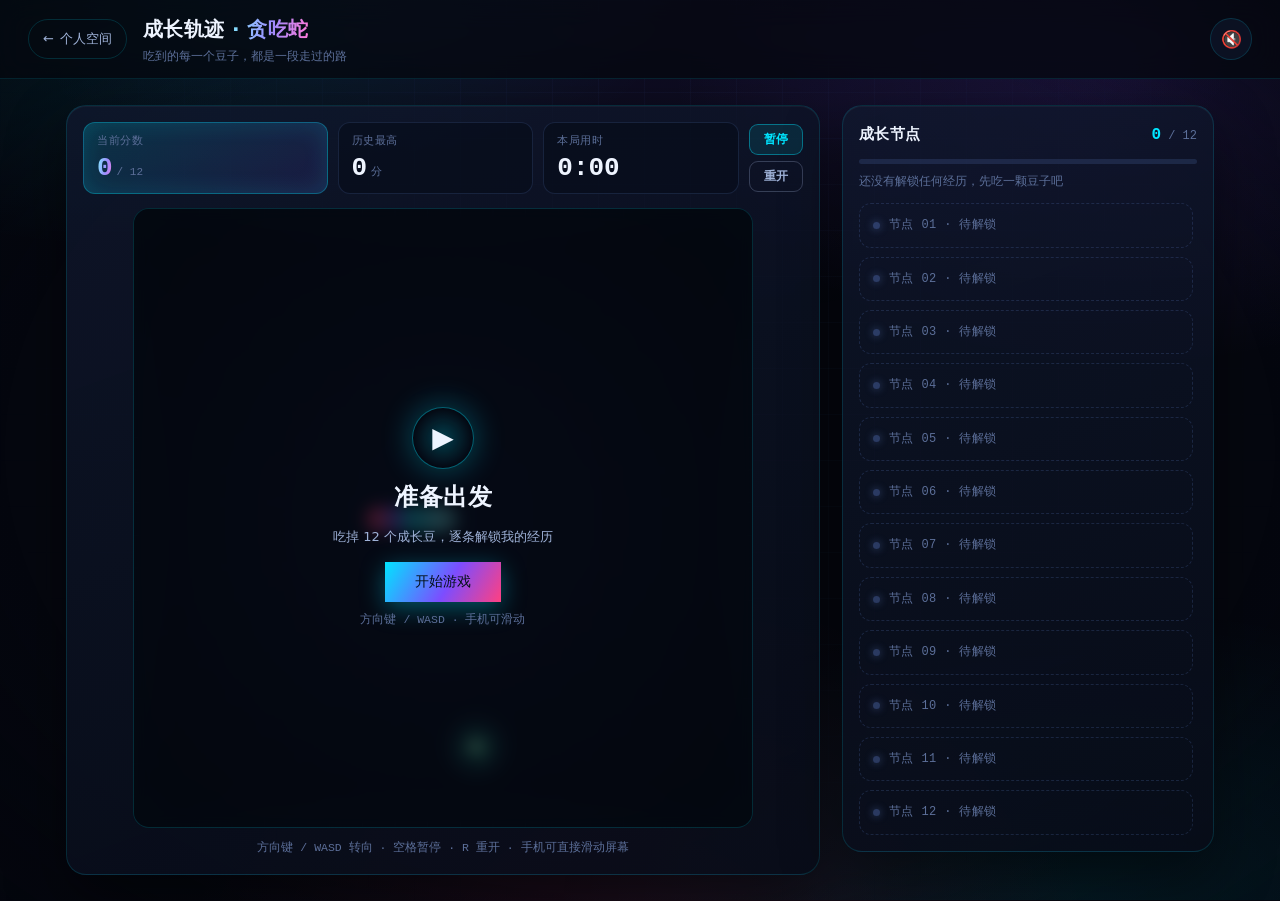
<file: snake.html>
<!DOCTYPE html>
<html lang="zh-CN">
<head>
  <meta charset="UTF-8" />
  <meta name="viewport" content="width=device-width, initial-scale=1.0, viewport-fit=cover" />
  <meta name="theme-color" content="#05070f" />
  <meta name="description" content="成长轨迹贪吃蛇 —— 吃掉每一个豆子，解锁赵佳杰的项目、实习与教育经历" />
  <title>成长轨迹 · 贪吃蛇 | 赵佳杰</title>
  <link rel="icon" href="data:image/svg+xml,%3Csvg xmlns='http://www.w3.org/2000/svg' viewBox='0 0 32 32'%3E%3Cdefs%3E%3ClinearGradient id='g' x1='0' y1='0' x2='1' y2='1'%3E%3Cstop offset='0' stop-color='%2300e5ff'/%3E%3Cstop offset='1' stop-color='%237c4dff'/%3E%3C/linearGradient%3E%3C/defs%3E%3Crect width='32' height='32' rx='7' fill='%2305070f'/%3E%3Cpath d='M9 22c0-6 5-4 5-9s7-5 7 1' fill='none' stroke='url(%23g)' stroke-width='3.4' stroke-linecap='round'/%3E%3Ccircle cx='22' cy='9' r='2.2' fill='%2369f0ae'/%3E%3C/svg%3E" />

  <link rel="stylesheet" href="css/base.css" />
  <link rel="stylesheet" href="css/snake.css" />
</head>
<body class="snake-body">
  <div class="bg-vignette" aria-hidden="true"></div>

  <!-- 顶部：返回 / 标题 / 音效开关 -->
  <header class="g-head">
    <a class="g-back" href="./index.html" aria-label="返回个人空间">
      <span aria-hidden="true">←</span> 个人空间
    </a>
    <div class="g-title">
      <h1>成长轨迹<span class="grad-text"> · 贪吃蛇</span></h1>
      <p>吃到的每一个豆子，都是一段走过的路</p>
    </div>
    <button id="sound-toggle" class="g-sound" type="button" aria-label="音效开关" title="音效开关">
      <span id="sound-icon">🔇</span>
    </button>
  </header>

  <main class="g-wrap">
    <!-- ---------------- 游戏区 ---------------- -->
    <section class="g-stage" aria-label="游戏区">
      <div class="score-row">
        <div class="score-tile is-main">
          <span class="tile-label">当前分数</span>
          <span class="tile-value"><b id="score-cur">0</b><em>/ <span id="score-target">12</span></em></span>
        </div>
        <div class="score-tile">
          <span class="tile-label">历史最高</span>
          <span class="tile-value"><b id="score-best">0</b><em>分</em></span>
        </div>
        <div class="score-tile">
          <span class="tile-label">本局用时</span>
          <span class="tile-value"><b id="score-time">0:00</b></span>
        </div>
        <div class="score-tile tile-actions">
          <button id="btn-pause" class="mini-btn" type="button" title="暂停 / 继续（空格）">暂停</button>
          <button id="btn-restart" class="mini-btn ghost" type="button" title="重新开始（R）">重开</button>
        </div>
      </div>

      <div class="board-wrap">
        <canvas id="board" role="img" aria-label="贪吃蛇游戏画面"></canvas>

        <!-- 开始 / 暂停 / 失败 遮罩 -->
        <div id="overlay" class="board-overlay" hidden>
          <div class="ov-icon" id="ov-icon">▶</div>
          <h2 id="ov-title">准备出发</h2>
          <p id="ov-desc">吃掉 12 个成长豆，解锁全部经历</p>
          <button id="ov-btn" class="btn-primary" type="button">开始游戏</button>
          <p class="ov-tip" id="ov-tip">方向键 / WASD 控制方向</p>
        </div>
      </div>

      <!-- 移动端方向键 -->
      <div class="dpad" id="dpad" aria-label="方向控制">
        <button data-dir="up" type="button" aria-label="上">▲</button>
        <button data-dir="left" type="button" aria-label="左">◀</button>
        <button data-dir="down" type="button" aria-label="下">▼</button>
        <button data-dir="right" type="button" aria-label="右">▶</button>
      </div>
      <p class="g-hint">方向键 / WASD 转向 · 空格暂停 · R 重开 · 手机可直接滑动屏幕</p>
    </section>

    <!-- ---------------- 经历解锁侧栏 ---------------- -->
    <aside class="g-side" aria-label="已解锁经历">
      <div class="side-head">
        <h2>成长节点</h2>
        <span class="side-count"><b id="unlock-count">0</b> / <span id="unlock-total">12</span></span>
      </div>
      <div class="side-progress"><i id="progress-bar"></i></div>
      <p class="side-sub" id="side-sub">还没有解锁任何经历，先吃一颗豆子吧</p>

      <ol class="milestones" id="milestones"></ol>
    </aside>
  </main>

  <!-- ---------------- 通关：完整成长轨迹回顾 ---------------- -->
  <div id="win-modal" class="modal" hidden>
    <div class="modal-mask" data-close></div>
    <div class="modal-panel win-panel" role="dialog" aria-modal="true" aria-labelledby="win-title">
      <button class="modal-close" type="button" data-close aria-label="关闭">✕</button>
      <div class="win-head">
        <div class="win-badge">🏆</div>
        <div>
          <h2 id="win-title">轨迹已完整</h2>
          <p id="win-desc">你走完了目前为止的全部成长节点</p>
        </div>
      </div>
      <div class="win-stats">
        <div><b id="win-score">0</b><span>解锁经历</span></div>
        <div><b id="win-time">0:00</b><span>用时</span></div>
        <div><b id="win-best">0</b><span>历史最高</span></div>
      </div>

      <h3 class="win-sub">完整成长轨迹</h3>
      <ol class="win-timeline" id="win-timeline"></ol>

      <div class="win-actions">
        <button id="win-again" class="btn-primary" type="button">再玩一次</button>
        <a class="btn-ghost" href="./index.html">回到个人空间</a>
      </div>
      <p class="win-foot">向下扎根千行码，向上生长万里程。</p>
    </div>
  </div>

  <script type="module" src="js/snake/main.js"></script>
</body>
</html>
</file>
<file: css/base.css>
/* ============================================================
   base.css —— 设计变量 / 重置 / 背景 / 通用原子类
   主题：深空科技风（深色底 + 霓虹青→紫→粉渐变）
   ============================================================ */

:root {
  /* 色彩体系 */
  --bg-0: #05070f;            /* 页面底色 */
  --bg-1: #0a0f1e;            /* 卡片底色 */
  --bg-2: #10182e;            /* 悬浮态底色 */
  --neon-cyan: #00e5ff;
  --neon-purple: #7c4dff;
  --neon-pink: #ff4081;
  --neon-green: #69f0ae;
  --text-0: #eef4ff;          /* 主文字 */
  --text-1: #9fb2d8;          /* 次文字 */
  --text-2: #5c6f99;          /* 弱文字 */
  --line: rgba(0, 229, 255, 0.16);
  --glass: rgba(16, 24, 46, 0.55);

  /* 渐变 */
  --grad-neon: linear-gradient(120deg, var(--neon-cyan), var(--neon-purple) 55%, var(--neon-pink));
  --grad-text: linear-gradient(100deg, #7ef9ff 0%, #9d8cff 55%, #ff7ad9 100%);

  /* 尺寸 */
  --nav-h: 64px;
  --radius: 14px;
  --max-w: 1180px;

  /* 字体 */
  --font-sans: "PingFang SC", "Microsoft YaHei", "Segoe UI", system-ui, sans-serif;
  --font-mono: "JetBrains Mono", "Cascadia Code", Consolas, "Courier New", monospace;

  /* 动效 */
  --ease-out: cubic-bezier(0.22, 1, 0.36, 1);
  --dur: 0.7s;
}

* { margin: 0; padding: 0; box-sizing: border-box; }

html { scroll-behavior: smooth; overflow-x: hidden; }

body {
  background: var(--bg-0);
  color: var(--text-0);
  font-family: var(--font-sans);
  line-height: 1.7;
  overflow-x: hidden;
  -webkit-font-smoothing: antialiased;
}

::selection { background: rgba(0, 229, 255, 0.28); }

/* 细滚动条 */
::-webkit-scrollbar { width: 9px; }
::-webkit-scrollbar-track { background: var(--bg-0); }
::-webkit-scrollbar-thumb {
  background: linear-gradient(var(--neon-purple), var(--neon-cyan));
  border-radius: 5px;
}

a { color: var(--neon-cyan); text-decoration: none; }
button { font-family: inherit; cursor: pointer; }
img, video { max-width: 100%; display: block; }

/* ---------- 键盘可达性 ---------- */
/* 跳过导航：Tab 第一下出现，直达主要内容 */
.skip-link {
  position: fixed;
  top: -80px;
  left: 16px;
  z-index: 200;
  padding: 10px 18px;
  border-radius: 0 0 12px 12px;
  background: var(--bg-1);
  border: 1px solid var(--neon-cyan);
  color: var(--neon-cyan);
  font-size: 14px;
  font-weight: 600;
  box-shadow: 0 8px 26px rgba(0, 0, 0, 0.6), 0 0 18px rgba(0, 229, 255, 0.35);
  transition: top 0.22s var(--ease-out);
}
.skip-link:focus { top: 0; }

/* 统一焦点轮廓：只在键盘操作时出现，不干扰鼠标用户 */
a:focus-visible,
button:focus-visible,
input:focus-visible,
[tabindex]:focus-visible {
  outline: 2px solid var(--neon-cyan);
  outline-offset: 3px;
  border-radius: 8px;
}
.btn:focus-visible,
.nav-cta:focus-visible,
.dock-btn:focus-visible {
  outline-offset: 4px;
  box-shadow: 0 0 0 4px rgba(0, 229, 255, 0.18), 0 0 22px rgba(0, 229, 255, 0.35);
}
/* 深色底上默认轮廓色太暗，统一提亮 */
:focus:not(:focus-visible) { outline: none; }

/* ---------- 背景层 ---------- */
#fx-bg {
  position: fixed;
  inset: 0;
  width: 100%;
  height: 100%;
  z-index: 0;
  pointer-events: none;
}

.bg-vignette {
  position: fixed;
  inset: 0;
  z-index: 1;
  pointer-events: none;
  background:
    radial-gradient(ellipse 80% 60% at 50% 0%, rgba(124, 77, 255, 0.10), transparent 60%),
    radial-gradient(ellipse 70% 55% at 85% 100%, rgba(0, 229, 255, 0.08), transparent 60%),
    radial-gradient(ellipse 90% 90% at 50% 50%, transparent 55%, rgba(3, 5, 12, 0.85) 100%);
}

/* ---------- 顶部滚动进度条 ---------- */
#scroll-progress {
  position: fixed;
  top: 0; left: 0;
  height: 3px;
  width: 0%;
  background: var(--grad-neon);
  box-shadow: 0 0 12px rgba(0, 229, 255, 0.7);
  z-index: 60;
}

/* ---------- 通用文字特效 ---------- */
.grad-text {
  background: var(--grad-text);
  -webkit-background-clip: text;
  background-clip: text;
  -webkit-text-fill-color: transparent;
  color: transparent;
}

.mono { font-family: var(--font-mono); }

/* 区块标题（带左右霓虹线） */
.section-head { text-align: center; margin-bottom: 56px; }
.section-kicker {
  font-family: var(--font-mono);
  font-size: 13px;
  letter-spacing: 0.35em;
  color: var(--neon-cyan);
  text-transform: uppercase;
}
.section-title {
  font-size: clamp(26px, 4vw, 40px);
  font-weight: 800;
  margin-top: 8px;
  position: relative;
  display: inline-block;
}
.section-title::after {
  content: "";
  position: absolute;
  left: 50%; bottom: -14px;
  transform: translateX(-50%);
  width: 72px; height: 3px;
  background: var(--grad-neon);
  border-radius: 2px;
  box-shadow: 0 0 14px rgba(124, 77, 255, 0.8);
}

/* ---------- 按钮 ---------- */
.btn {
  display: inline-flex;
  align-items: center;
  gap: 8px;
  padding: 12px 26px;
  border-radius: 999px;
  border: 1px solid transparent;
  font-size: 15px;
  font-weight: 600;
  /* 磁吸：--mag-x/--mag-y 由 core/motion.js 根据指针位置写入 */
  --mag-x: 0px;
  --mag-y: 0px;
  transform: translate3d(var(--mag-x), var(--mag-y), 0);
  transition: transform 0.18s var(--ease-out), box-shadow 0.25s, background 0.25s;
}
.btn-primary {
  background: var(--grad-neon);
  color: #041018;
  box-shadow: 0 6px 24px rgba(0, 229, 255, 0.35);
}
.btn-primary:hover {
  transform: translate3d(var(--mag-x), calc(var(--mag-y) - 2px), 0);
  box-shadow: 0 10px 32px rgba(124, 77, 255, 0.55);
}
.btn-ghost {
  background: transparent;
  color: var(--neon-cyan);
  border-color: var(--line);
}
.btn-ghost:hover { background: rgba(0, 229, 255, 0.08); box-shadow: 0 0 18px rgba(0, 229, 255, 0.25); }
/* :active 放在最后，保证按下时优先于 hover 的上浮 */
.btn:active { transform: translate3d(var(--mag-x), var(--mag-y), 0) scale(0.96); }

/* ---------- 光标柔光（core/motion.js 注入 .cursor-glow） ---------- */
.cursor-glow {
  position: fixed;
  top: 0; left: 0;
  width: 520px; height: 520px;
  margin: -260px 0 0 -260px;
  border-radius: 50%;
  pointer-events: none;
  z-index: 1;
  background: radial-gradient(circle, rgba(0, 229, 255, 0.10), rgba(124, 77, 255, 0.06) 42%, transparent 68%);
  opacity: 0;
  transition: opacity 0.6s ease;
  will-change: transform;
}
.cursor-glow.on { opacity: 1; }

/* ---------- 滚动入场动画（reveal.js 控制 .in 类） ----------
   三种变体，按内容类型分配，避免 6 个区块节奏完全同构：
     .reveal                 上浮（默认，用于标题/首屏）
     .reveal[data-anim=scale] 缩放浮现（用于卡片网格）
     .reveal[data-anim=slide] 侧滑（用于时间线条目）                */
.reveal {
  opacity: 0;
  transform: translateY(36px);
  transition: opacity var(--dur) var(--ease-out), transform var(--dur) var(--ease-out);
  transition-delay: var(--reveal-delay, 0s);
  will-change: opacity, transform;
}
.reveal[data-anim="scale"] { transform: scale(0.94) translateY(16px); }
.reveal[data-anim="slide"] { transform: translateX(-30px); }
.reveal.in { opacity: 1; transform: none; }

@media (prefers-reduced-motion: reduce) {
  .reveal { transition: none; opacity: 1; transform: none; }
  html { scroll-behavior: auto; }
  .cursor-glow { display: none; }
}
</file>
<file: css/layout.css>
/* ============================================================
   layout.css —— 导航 / 区块骨架 / 首屏 / 页尾 / 悬浮控件
   ============================================================ */

/* ---------- 导航 ---------- */
.nav {
  position: fixed;
  top: 0; left: 0; right: 0;
  height: var(--nav-h);
  z-index: 50;
  display: flex;
  align-items: center;
  justify-content: space-between;
  padding: 0 clamp(16px, 4vw, 48px);
  background: rgba(5, 7, 15, 0.55);
  backdrop-filter: blur(14px);
  -webkit-backdrop-filter: blur(14px);
  border-bottom: 1px solid rgba(0, 229, 255, 0.08);
  transition: box-shadow 0.3s;
}
.nav.scrolled { box-shadow: 0 6px 30px rgba(0, 0, 0, 0.5); }

.nav-logo {
  display: flex; align-items: center; gap: 10px;
  font-family: var(--font-mono);
  font-weight: 700; font-size: 17px;
  color: var(--text-0);
}
.nav-logo .logo-dot {
  width: 10px; height: 10px; border-radius: 50%;
  background: var(--grad-neon);
  box-shadow: 0 0 10px var(--neon-cyan);
  animation: pulse 2.4s infinite;
}
@keyframes pulse {
  0%, 100% { transform: scale(1); opacity: 1; }
  50% { transform: scale(1.35); opacity: 0.65; }
}

.nav-links { display: flex; gap: clamp(10px, 2.4vw, 28px); }
.nav-links a {
  position: relative;
  display: inline-flex;
  align-items: center;
  min-height: 44px;              /* 触控目标 ≥44px */
  color: var(--text-1);
  font-size: 14.5px;
  padding: 6px 2px;
  transition: color 0.25s;
}
.nav-links a::after {
  content: "";
  position: absolute; left: 0; bottom: 8px;
  width: 100%; height: 2px;
  background: var(--grad-neon);
  transform: scaleX(0);
  transform-origin: left;
  transition: transform 0.3s var(--ease-out);
}
.nav-links a:hover { color: var(--text-0); }
.nav-links a:hover::after,
.nav-links a.active::after { transform: scaleX(1); }
.nav-links a.active { color: var(--neon-cyan); }

/* 导航右侧：求职速览入口 + 移动端菜单按钮 */
.nav-right { display: flex; align-items: center; gap: 10px; }
.nav-cta {
  display: inline-flex;
  align-items: center;
  gap: 5px;
  height: 36px;
  padding: 0 14px;
  border-radius: 999px;
  border: 1px solid rgba(0, 229, 255, 0.35);
  background: linear-gradient(120deg, rgba(0, 229, 255, 0.14), rgba(124, 77, 255, 0.14));
  color: var(--text-0);
  font-size: 13.5px;
  font-weight: 600;
  white-space: nowrap;
  transition: box-shadow 0.25s, border-color 0.25s, transform 0.2s var(--ease-out);
}
.nav-cta:hover {
  border-color: var(--neon-cyan);
  box-shadow: 0 0 20px rgba(0, 229, 255, 0.35);
  transform: translateY(-1px);
}
.nav-cta.is-on {
  border-color: rgba(255, 64, 129, 0.6);
  background: rgba(255, 64, 129, 0.14);
  color: #ffd6e4;
}

.nav-toggle {
  display: none;
  width: 44px; height: 44px;
  border-radius: 12px;
  border: 1px solid var(--line);
  background: rgba(10, 15, 30, 0.7);
  color: var(--text-0);
  padding: 0;
  place-items: center;
}
.nav-toggle-bars,
.nav-toggle-bars::before,
.nav-toggle-bars::after {
  display: block;
  width: 18px; height: 2px;
  border-radius: 2px;
  background: var(--text-0);
  transition: transform 0.25s var(--ease-out), opacity 0.2s;
}
.nav-toggle-bars { position: relative; }
.nav-toggle-bars::before,
.nav-toggle-bars::after {
  content: "";
  position: absolute; left: 0;
}
.nav-toggle-bars::before { top: -6px; }
.nav-toggle-bars::after { top: 6px; }
.nav-open .nav-toggle-bars { background: transparent; }
.nav-open .nav-toggle-bars::before { transform: translateY(6px) rotate(45deg); }
.nav-open .nav-toggle-bars::after { transform: translateY(-6px) rotate(-45deg); }

/* 移动端：6 个链接收进抽屉，避免挤成一排、点击目标过小 */
@media (max-width: 640px) {
  .nav-toggle { display: grid; }
  .nav-links {
    position: fixed;
    top: calc(var(--nav-h) + 6px);
    right: 12px;
    width: min(74vw, 280px);
    flex-direction: column;
    gap: 2px;
    padding: 8px;
    background: rgba(7, 11, 22, 0.97);
    border: 1px solid rgba(0, 229, 255, 0.25);
    border-radius: 16px;
    box-shadow: 0 24px 60px rgba(0, 0, 0, 0.65), 0 0 30px rgba(0, 229, 255, 0.12);
    backdrop-filter: blur(16px);
    -webkit-backdrop-filter: blur(16px);
    opacity: 0;
    transform: translateY(-8px) scale(0.97);
    transform-origin: top right;
    pointer-events: none;
    transition: opacity 0.2s, transform 0.22s var(--ease-out);
    z-index: 51;
  }
  .nav-open .nav-links { opacity: 1; transform: none; pointer-events: auto; }
  .nav-links a {
    min-height: 46px;
    padding: 12px 14px;
    border-radius: 10px;
    font-size: 15px;
  }
  .nav-links a::after { display: none; }
  .nav-links a:hover,
  .nav-links a.active { background: rgba(0, 229, 255, 0.1); }
  .nav-cta { height: 34px; padding: 0 11px; font-size: 12.5px; }
}

/* 抽屉打开时锁定背景滚动 */
body.nav-drawer-open { overflow: hidden; }
@media (min-width: 641px) { body.nav-drawer-open { overflow: auto; } }

/* ---------- 区块骨架 ---------- */
.section {
  position: relative;
  z-index: 2;
  max-width: var(--max-w);
  margin: 0 auto;
  padding: 110px clamp(18px, 4vw, 40px);
  scroll-margin-top: var(--nav-h);
}

/* ---------- 首屏 ---------- */
.hero-section {
  min-height: 100vh;
  display: flex;
  align-items: center;
  padding-top: calc(var(--nav-h) + 40px);
}
.hero-grid {
  display: grid;
  grid-template-columns: 1.15fr 0.85fr;
  gap: clamp(28px, 5vw, 72px);
  align-items: center;
  width: 100%;
}
@media (max-width: 860px) {
  .hero-grid { grid-template-columns: 1fr; text-align: center; }
}

.hero-role {
  font-family: var(--font-mono);
  color: var(--neon-cyan);
  font-size: clamp(13px, 1.6vw, 16px);
  letter-spacing: 0.18em;
  margin-bottom: 14px;
}
.hero-role::before { content: "< "; color: var(--neon-pink); }
.hero-role::after { content: " />"; color: var(--neon-pink); }

.hero-name {
  font-size: clamp(40px, 7vw, 76px);
  font-weight: 900;
  letter-spacing: 0.04em;
  line-height: 1.15;
  text-shadow: 0 0 40px rgba(124, 77, 255, 0.35);
}

.hero-slogan {
  margin-top: 18px;
  font-size: clamp(16px, 2.2vw, 22px);
  color: var(--text-1);
  min-height: 2.2em;
  font-family: var(--font-mono);
}
.hero-slogan .caret {
  display: inline-block;
  width: 0.6em;
  color: var(--neon-cyan);
  animation: blink 0.9s steps(1) infinite;
}
@keyframes blink { 50% { opacity: 0; } }

.hero-meta {
  margin-top: 20px;
  display: flex;
  flex-wrap: wrap;
  gap: 10px 22px;
  color: var(--text-2);
  font-size: 14px;
}
@media (max-width: 860px) { .hero-meta { justify-content: center; } }

.hero-actions { margin-top: 34px; display: flex; gap: 16px; flex-wrap: wrap; }
@media (max-width: 860px) { .hero-actions { justify-content: center; } }

/* 头像区：霓虹光环 + 轨道线圈 */
.hero-avatar-wrap {
  position: relative;
  width: min(320px, 62vw);
  aspect-ratio: 1;
  margin: 0 auto;
  /* 装饰轨道/光环旋转时会超出边界，裁掉避免移动端横向滚动 */
  overflow: visible;
}
@media (max-width: 860px) {
  .hero-avatar-wrap { overflow: clip; }
}
.hero-avatar-ring {
  position: absolute; inset: -6%;
  border-radius: 50%;
  background: conic-gradient(from 0deg, var(--neon-cyan), var(--neon-purple), var(--neon-pink), var(--neon-cyan));
  animation: spin 9s linear infinite;
  filter: blur(1px);
  opacity: 0.9;
}
.hero-avatar-ring::after {
  content: "";
  position: absolute; inset: 3px;
  border-radius: 50%;
  background: var(--bg-0);
}
@keyframes spin { to { transform: rotate(360deg); } }

.hero-avatar-orbit {
  position: absolute; inset: -14%;
  border-radius: 50%;
  border: 1px dashed rgba(0, 229, 255, 0.35);
  animation: spin 26s linear infinite reverse;
}
.hero-avatar-orbit::before {
  content: "";
  position: absolute;
  top: -5px; left: 50%;
  width: 10px; height: 10px;
  border-radius: 50%;
  background: var(--neon-pink);
  box-shadow: 0 0 12px var(--neon-pink);
}

.hero-avatar {
  position: absolute; inset: 6%;
  border-radius: 50%;
  overflow: hidden;
  border: 2px solid rgba(0, 229, 255, 0.4);
  box-shadow: 0 0 60px rgba(0, 229, 255, 0.25), inset 0 0 30px rgba(0, 0, 0, 0.6);
  transform: translateZ(0);
}
.hero-avatar img { width: 100%; height: 100%; object-fit: cover; }

/* 数字看板 */
.hero-stats {
  grid-column: 1 / -1;
  margin-top: clamp(30px, 5vw, 56px);
  display: grid;
  grid-template-columns: repeat(4, 1fr);
  gap: 14px;
}
@media (max-width: 760px) { .hero-stats { grid-template-columns: repeat(2, 1fr); } }
.stat-card {
  background: var(--glass);
  border: 1px solid var(--line);
  border-radius: var(--radius);
  padding: 20px 18px;
  text-align: center;
  backdrop-filter: blur(8px);
  transition: transform 0.3s var(--ease-out), border-color 0.3s, box-shadow 0.3s;
}
.stat-card:hover {
  transform: translateY(-6px);
  border-color: rgba(0, 229, 255, 0.5);
  box-shadow: 0 12px 34px rgba(0, 229, 255, 0.18);
}
.stat-value {
  font-family: var(--font-mono);
  font-size: clamp(26px, 3.4vw, 38px);
  font-weight: 800;
}
.stat-label { color: var(--text-2); font-size: 13px; margin-top: 4px; }

/* 向下滚动提示 */
.scroll-hint {
  position: absolute;
  left: 50%; bottom: 26px;
  transform: translateX(-50%);
  color: var(--text-2);
  font-size: 12px;
  letter-spacing: 0.3em;
  text-align: center;
}
.scroll-hint::after {
  content: "";
  display: block;
  width: 1px; height: 42px;
  margin: 8px auto 0;
  background: linear-gradient(var(--neon-cyan), transparent);
  animation: drip 1.8s var(--ease-out) infinite;
}
@keyframes drip {
  0% { transform: scaleY(0); transform-origin: top; }
  45% { transform: scaleY(1); transform-origin: top; }
  55% { transform: scaleY(1); transform-origin: bottom; }
  100% { transform: scaleY(0); transform-origin: bottom; }
}

/* ---------- 页尾 ---------- */
.footer {
  position: relative;
  z-index: 2;
  border-top: 1px solid rgba(0, 229, 255, 0.1);
  padding: 34px 20px 44px;
  text-align: center;
  color: var(--text-2);
  font-size: 13.5px;
}
.footer .footer-poem { font-family: var(--font-mono); color: var(--text-1); margin-bottom: 8px; }

/* ---------- 页脚访问计数 ---------- */
.footer-views { margin-top: 16px; display: flex; justify-content: center; }
.view-chip {
  display: inline-flex; align-items: center; gap: 9px;
  padding: 7px 14px 7px 12px;
  border-radius: 999px;
  border: 1px solid rgba(0, 229, 255, 0.22);
  background: linear-gradient(120deg, rgba(0, 229, 255, 0.07), rgba(124, 77, 255, 0.07));
  font-size: 12.5px; color: var(--text-2);
  letter-spacing: .2px;
  transition: border-color .3s, box-shadow .3s, transform .3s;
}
.view-chip:hover {
  border-color: rgba(0, 229, 255, 0.45);
  box-shadow: 0 0 18px rgba(0, 229, 255, 0.18);
  transform: translateY(-1px);
}
.view-chip.is-cached { opacity: .72; }
.view-chip.is-preview { opacity: .55; border-style: dashed; }
.view-chip.is-preview .view-pulse { animation: none; background: var(--text-2); box-shadow: none; }
.view-pulse {
  width: 7px; height: 7px; border-radius: 50%;
  background: var(--neon-cyan);
  box-shadow: 0 0 0 0 rgba(0, 229, 255, 0.55);
  animation: viewPulse 2.4s ease-out infinite;
  flex: none;
}
@keyframes viewPulse {
  0% { box-shadow: 0 0 0 0 rgba(0, 229, 255, 0.55); }
  70% { box-shadow: 0 0 0 7px rgba(0, 229, 255, 0); }
  100% { box-shadow: 0 0 0 0 rgba(0, 229, 255, 0); }
}
.view-item { display: inline-flex; align-items: baseline; gap: 4px; white-space: nowrap; }
.view-num {
  color: var(--neon-cyan);
  font-size: 13.5px; font-weight: 700;
  font-variant-numeric: tabular-nums;
  text-shadow: 0 0 12px rgba(0, 229, 255, 0.35);
}
.view-divider { width: 1px; height: 11px; background: rgba(0, 229, 255, 0.22); flex: none; }
@media (max-width: 480px) {
  .view-chip { font-size: 11.5px; gap: 7px; padding: 6px 11px; }
  .view-num { font-size: 12.5px; }
}

/* ---------- 悬浮控件（静音 + 分享） ---------- */
.float-dock {
  position: fixed;
  right: clamp(14px, 3vw, 30px);
  bottom: clamp(16px, 4vw, 34px);
  z-index: 55;
  display: flex;
  flex-direction: column;
  gap: 12px;
}
.dock-btn {
  width: 52px; height: 52px;
  border-radius: 50%;
  border: 1px solid var(--line);
  background: rgba(10, 15, 30, 0.82);
  backdrop-filter: blur(10px);
  color: var(--text-0);
  font-size: 21px;
  display: grid;
  place-items: center;
  transition: transform 0.25s var(--ease-out), box-shadow 0.25s, border-color 0.25s;
  box-shadow: 0 4px 18px rgba(0, 0, 0, 0.45);
}
.dock-btn:hover {
  transform: translateY(-3px) scale(1.06);
  border-color: var(--neon-cyan);
  box-shadow: 0 0 22px rgba(0, 229, 255, 0.45);
}
.dock-btn.on { border-color: var(--neon-green); box-shadow: 0 0 20px rgba(105, 240, 174, 0.4); }
/* 悬浮入口链接（成长轨迹小游戏）：保持与按钮一致的观感 */
.dock-link { text-decoration: none; }
.dock-link .dock-icon { line-height: 1; }
</file>
<file: css/components.css>
/* ============================================================
   components.css —— 时间线 / 技能 / 项目卡 / 画廊 / 联系 / 弹窗
   ============================================================ */

/* ---------- 经历时间线 ---------- */
.timeline { position: relative; padding-left: 34px; }
.timeline::before {
  content: "";
  position: absolute;
  left: 8px; top: 6px; bottom: 6px;
  width: 2px;
  background: linear-gradient(var(--neon-cyan), var(--neon-purple), var(--neon-pink));
  border-radius: 2px;
  box-shadow: 0 0 12px rgba(0, 229, 255, 0.5);
}
.tl-item { position: relative; margin-bottom: 42px; }
.tl-item::before {
  content: "";
  position: absolute;
  left: -32px; top: 8px;
  width: 14px; height: 14px;
  border-radius: 50%;
  background: var(--bg-0);
  border: 3px solid var(--neon-cyan);
  box-shadow: 0 0 14px var(--neon-cyan);
  transition: transform 0.3s, box-shadow 0.3s;
}
.tl-item:hover::before { transform: scale(1.35); box-shadow: 0 0 22px var(--neon-cyan); }
.tl-item.tl-work::before { border-color: var(--neon-pink); box-shadow: 0 0 14px var(--neon-pink); }
.tl-item.tl-campus::before { border-color: var(--neon-purple); box-shadow: 0 0 14px var(--neon-purple); }
.tl-item.tl-comp::before { border-color: var(--neon-green); box-shadow: 0 0 14px var(--neon-green); }
.tl-item.tl-comp:hover::before { box-shadow: 0 0 22px var(--neon-green); }

.tl-date {
  font-family: var(--font-mono);
  font-size: 13px;
  color: var(--neon-cyan);
  letter-spacing: 0.08em;
}
.tl-card {
  margin-top: 8px;
  background: var(--glass);
  border: 1px solid var(--line);
  border-radius: var(--radius);
  padding: 20px 22px;
  backdrop-filter: blur(8px);
  transition: transform 0.3s var(--ease-out), border-color 0.3s, box-shadow 0.3s;
}
.tl-card:hover {
  transform: translateX(6px);
  border-color: rgba(124, 77, 255, 0.55);
  box-shadow: 0 10px 34px rgba(124, 77, 255, 0.18);
}
.tl-title { font-size: 17.5px; font-weight: 700; }
.tl-points { margin-top: 10px; list-style: none; }
.tl-points li {
  position: relative;
  padding-left: 18px;
  color: var(--text-1);
  font-size: 14.5px;
  margin-bottom: 6px;
}
.tl-points li::before {
  content: "▹";
  position: absolute; left: 0;
  color: var(--neon-cyan);
}
.tl-tags { margin-top: 12px; display: flex; flex-wrap: wrap; gap: 8px; }

.tag {
  font-family: var(--font-mono);
  font-size: 12px;
  padding: 3px 11px;
  border-radius: 999px;
  border: 1px solid var(--line);
  color: var(--neon-cyan);
  background: rgba(0, 229, 255, 0.06);
  transition: background 0.25s, box-shadow 0.25s, transform 0.25s;
}
.tag:hover { background: rgba(0, 229, 255, 0.14); box-shadow: 0 0 12px rgba(0, 229, 255, 0.3); transform: translateY(-2px); }

/* ---------- 荣誉墙 ---------- */
.honors-grid {
  margin-top: 18px;
  display: grid;
  grid-template-columns: repeat(auto-fit, minmax(240px, 1fr));
  gap: 14px;
}
.honor-card {
  border: 1px solid var(--line);
  border-radius: var(--radius);
  padding: 16px 18px;
  background: linear-gradient(160deg, rgba(124, 77, 255, 0.10), rgba(0, 229, 255, 0.05));
  transition: transform 0.3s var(--ease-out), box-shadow 0.3s, border-color 0.3s;
}
.honor-card:hover { transform: translateY(-5px); border-color: rgba(255, 64, 129, 0.5); box-shadow: 0 12px 30px rgba(255, 64, 129, 0.16); }
.honor-level {
  display: inline-block;
  font-size: 11px;
  font-family: var(--font-mono);
  color: #041018;
  background: var(--grad-neon);
  border-radius: 4px;
  padding: 2px 8px;
  font-weight: 700;
}
.honor-name { margin-top: 10px; font-size: 15px; font-weight: 600; }
.honor-note { margin-top: 4px; font-size: 12.5px; color: var(--text-2); }

/* ---------- 技能矩阵 ---------- */
.skills-grid {
  display: grid;
  grid-template-columns: repeat(auto-fit, minmax(255px, 1fr));
  gap: 18px;
}
.skill-group {
  background: var(--glass);
  border: 1px solid var(--line);
  border-radius: var(--radius);
  padding: 22px;
  backdrop-filter: blur(8px);
  position: relative;
  overflow: hidden;
  transition: transform 0.3s var(--ease-out), border-color 0.3s, box-shadow 0.3s;
}
.skill-group::before {
  content: "";
  position: absolute;
  top: 0; left: 0; right: 0;
  height: 2px;
  background: var(--grad-neon);
  transform: scaleX(0);
  transform-origin: left;
  transition: transform 0.45s var(--ease-out);
}
.skill-group:hover { transform: translateY(-6px); border-color: rgba(0, 229, 255, 0.45); box-shadow: 0 14px 38px rgba(0, 229, 255, 0.14); }
.skill-group:hover::before { transform: scaleX(1); }
.skill-group-head {
  display: flex; align-items: center; gap: 10px;
  font-size: 16px; font-weight: 700;
  margin-bottom: 14px;
}
.skill-group-head .skill-icon {
  width: 34px; height: 34px;
  display: grid; place-items: center;
  border-radius: 9px;
  background: rgba(0, 229, 255, 0.1);
  border: 1px solid var(--line);
  color: var(--neon-cyan);
  font-size: 17px;
}
.skill-items { display: flex; flex-wrap: wrap; gap: 8px; }

/* ---------- 项目卡片 ---------- */
.projects-grid {
  display: grid;
  grid-template-columns: repeat(auto-fit, minmax(340px, 1fr));
  gap: 24px;
}
.project-card {
  background: var(--glass);
  border: 1px solid var(--line);
  border-radius: 18px;
  overflow: hidden;
  backdrop-filter: blur(10px);
  transform-style: preserve-3d;
  transition: box-shadow 0.35s, border-color 0.35s;
}
.project-card:hover { border-color: rgba(0, 229, 255, 0.55); box-shadow: 0 22px 60px rgba(0, 229, 255, 0.16), 0 0 0 1px rgba(0, 229, 255, 0.2); }

.project-media {
  position: relative;
  aspect-ratio: 16 / 9;
  overflow: hidden;
  cursor: pointer;
  background: #060a16;
}
.project-media.portrait { aspect-ratio: 16 / 9; } /* 竖屏视频卡片仍用横版封面，点击后弹层按原比例播放 */
.project-media img, .project-media video {
  width: 100%; height: 100%;
  object-fit: cover;
  transition: transform 0.5s var(--ease-out), filter 0.5s;
}
.project-card:hover .project-media img { transform: scale(1.06); filter: brightness(0.75); }

.play-badge {
  position: absolute;
  inset: 0;
  display: grid;
  place-items: center;
  opacity: 0;
  transition: opacity 0.3s;
}
.project-card:hover .play-badge { opacity: 1; }
.play-badge .play-circle {
  width: 68px; height: 68px;
  border-radius: 50%;
  background: rgba(5, 7, 15, 0.7);
  border: 2px solid var(--neon-cyan);
  display: grid;
  place-items: center;
  color: var(--neon-cyan);
  font-size: 22px;
  box-shadow: 0 0 30px rgba(0, 229, 255, 0.6);
  backdrop-filter: blur(4px);
}

.project-award {
  position: absolute;
  top: 12px; left: 12px;
  font-size: 11.5px;
  font-family: var(--font-mono);
  color: #041018;
  background: var(--grad-neon);
  padding: 4px 10px;
  border-radius: 6px;
  font-weight: 700;
  box-shadow: 0 4px 14px rgba(124, 77, 255, 0.5);
}

.project-body { padding: 22px 22px 24px; }
.project-title { font-size: 19px; font-weight: 800; }
.project-subtitle { color: var(--neon-purple); font-size: 13px; font-family: var(--font-mono); margin-top: 3px; }
.project-period { color: var(--text-2); font-size: 12.5px; font-family: var(--font-mono); margin-top: 4px; }
.project-desc { margin-top: 12px; color: var(--text-1); font-size: 14px; }

.project-highlights { margin-top: 12px; list-style: none; }
.project-highlights li {
  position: relative;
  padding-left: 18px;
  font-size: 13.5px;
  color: var(--text-1);
  margin-bottom: 6px;
}
.project-highlights li::before { content: "▹"; position: absolute; left: 0; color: var(--neon-pink); }

.project-tech { margin-top: 14px; display: flex; flex-wrap: wrap; gap: 7px; }
.project-links { margin-top: 14px; display: flex; gap: 10px; flex-wrap: wrap; }
.project-links a {
  font-size: 13px;
  font-family: var(--font-mono);
  padding: 6px 14px;
  border-radius: 8px;
  border: 1px solid var(--line);
  color: var(--neon-green);
  transition: background 0.25s, box-shadow 0.25s;
}
.project-links a:hover { background: rgba(105, 240, 174, 0.1); box-shadow: 0 0 14px rgba(105, 240, 174, 0.3); }

/* ---------- 演示画廊 ---------- */
.gallery-grid {
  display: grid;
  grid-template-columns: repeat(auto-fit, minmax(200px, 1fr));
  gap: 18px;
}
.gallery-item {
  position: relative;
  border-radius: var(--radius);
  overflow: hidden;
  border: 1px solid var(--line);
  cursor: pointer;
  aspect-ratio: 9 / 14;
  background: #060a16;
  transition: transform 0.35s var(--ease-out), box-shadow 0.35s, border-color 0.35s;
}
.gallery-item:hover { transform: translateY(-8px); border-color: rgba(255, 64, 129, 0.55); box-shadow: 0 16px 44px rgba(255, 64, 129, 0.2); }
.gallery-item img { width: 100%; height: 100%; object-fit: cover; transition: transform 0.5s var(--ease-out); }
.gallery-item:hover img { transform: scale(1.07); }
.gallery-caption {
  position: absolute;
  left: 0; right: 0; bottom: 0;
  padding: 34px 14px 12px;
  background: linear-gradient(transparent, rgba(3, 5, 12, 0.92));
  font-size: 14px;
  font-weight: 600;
}
.gallery-caption small { display: block; color: var(--text-2); font-weight: 400; font-size: 12px; margin-top: 2px; }

/* ---------- 联系方式 ---------- */
.contact-grid {
  display: grid;
  grid-template-columns: repeat(auto-fit, minmax(250px, 1fr));
  gap: 18px;
}
.contact-card {
  display: flex;
  align-items: center;
  gap: 16px;
  background: var(--glass);
  border: 1px solid var(--line);
  border-radius: var(--radius);
  padding: 20px;
  transition: transform 0.3s var(--ease-out), border-color 0.3s, box-shadow 0.3s;
}
.contact-card:hover { transform: translateY(-5px); border-color: rgba(0, 229, 255, 0.5); box-shadow: 0 12px 32px rgba(0, 229, 255, 0.16); }
.contact-icon {
  width: 48px; height: 48px;
  border-radius: 12px;
  display: grid; place-items: center;
  font-size: 21px;
  background: rgba(124, 77, 255, 0.14);
  border: 1px solid rgba(124, 77, 255, 0.35);
  color: var(--neon-purple);
}
.contact-label { font-size: 12.5px; color: var(--text-2); }
.contact-value { font-size: 15.5px; font-weight: 600; font-family: var(--font-mono); word-break: break-all; }

.links-row { margin-top: 26px; display: flex; justify-content: center; gap: 14px; flex-wrap: wrap; }
.link-chip {
  display: inline-flex;
  align-items: center;
  gap: 8px;
  padding: 10px 20px;
  border-radius: 999px;
  border: 1px solid var(--line);
  color: var(--text-0);
  font-family: var(--font-mono);
  font-size: 14px;
  background: rgba(10, 15, 30, 0.6);
  transition: transform 0.25s var(--ease-out), box-shadow 0.25s, border-color 0.25s;
}
.link-chip:hover { transform: translateY(-3px); border-color: var(--neon-cyan); box-shadow: 0 0 20px rgba(0, 229, 255, 0.35); }

/* ---------- 弹窗（二维码 / 视频） ---------- */
.modal { position: fixed; inset: 0; z-index: 80; display: grid; place-items: center; }
.modal[hidden] { display: none; }
.modal-mask { position: absolute; inset: 0; background: rgba(2, 4, 10, 0.78); backdrop-filter: blur(6px); }
.modal-panel {
  position: relative;
  width: min(92vw, 440px);
  background: var(--bg-1);
  border: 1px solid rgba(0, 229, 255, 0.3);
  border-radius: 18px;
  padding: 28px 26px;
  box-shadow: 0 30px 90px rgba(0, 0, 0, 0.7), 0 0 40px rgba(0, 229, 255, 0.12);
  animation: modal-in 0.35s var(--ease-out);
}
.video-panel { width: min(94vw, 900px); }
@keyframes modal-in {
  from { opacity: 0; transform: translateY(26px) scale(0.97); }
  to { opacity: 1; transform: none; }
}
.modal-close {
  position: absolute;
  top: 12px; right: 12px;
  width: 34px; height: 34px;
  border-radius: 50%;
  border: 1px solid var(--line);
  background: transparent;
  color: var(--text-1);
  font-size: 14px;
  transition: color 0.25s, border-color 0.25s, transform 0.25s;
}
.modal-close:hover { color: var(--neon-pink); border-color: var(--neon-pink); transform: rotate(90deg); }
.modal-title { font-size: 18px; font-weight: 800; margin-bottom: 18px; text-align: center; }

.qr-box {
  display: grid;
  place-items: center;
  background: #fff;
  border-radius: 12px;
  padding: 14px;
  width: 232px;
  margin: 0 auto;
}
.qr-box img, .qr-box canvas, .qr-box table { display: block; }
.qr-url {
  margin-top: 14px;
  text-align: center;
  font-family: var(--font-mono);
  font-size: 12px;
  color: var(--text-2);
  word-break: break-all;
}
.qr-actions { margin-top: 14px; display: flex; gap: 8px; }
.qr-input {
  flex: 1;
  min-width: 0;
  background: var(--bg-0);
  border: 1px solid var(--line);
  border-radius: 999px;
  color: var(--text-0);
  padding: 10px 16px;
  font-size: 13px;
  outline: none;
  transition: border-color 0.25s, box-shadow 0.25s;
}
.qr-input:focus { border-color: var(--neon-cyan); box-shadow: 0 0 14px rgba(0, 229, 255, 0.25); }
.qr-actions .btn { padding: 9px 16px; font-size: 13px; white-space: nowrap; }
.qr-tip { margin-top: 14px; font-size: 12px; color: var(--text-2); line-height: 1.6; }
.qr-tip code { color: var(--neon-cyan); font-family: var(--font-mono); }

.video-player { width: 100%; max-height: 70vh; border-radius: 12px; background: #000; }

/* ---------- 响应式 ---------- */
@media (max-width: 640px) {
  .nav-links a { font-size: 13px; }
  .qr-actions { flex-wrap: wrap; }
  .qr-input { flex-basis: 100%; }
  .project-media.portrait video { object-fit: cover; }
}
</file>
<file: css/recruiter.css>
/* ============================================================
   recruiter.css —— 求职模式（一屏速览）+ 打印 / 另存 PDF 版式
   ------------------------------------------------------------
   进入条件：body.mode-recruiter（由 components/recruiter.js 控制）
   进入后隐藏常规区块，只显示 #recruiter，保证「一屏读完 + 一步转化」。
   ============================================================ */

#recruiter { display: none; }

body.mode-recruiter { overflow-x: hidden; }
body.mode-recruiter #recruiter { display: block; }
body.mode-recruiter #home,
body.mode-recruiter #experience,
body.mode-recruiter #skills,
body.mode-recruiter #projects,
body.mode-recruiter #gallery,
body.mode-recruiter #contact,
body.mode-recruiter .footer,
body.mode-recruiter .float-dock,
body.mode-recruiter .scroll-hint,
body.mode-recruiter #scroll-progress { display: none !important; }

.recruiter {
  position: relative;
  z-index: 2;
  max-width: var(--max-w);
  margin: 0 auto;
  padding: calc(var(--nav-h) + 14px) clamp(16px, 4vw, 40px) 14px;
  animation: rc-in 0.5s var(--ease-out) both;
}
@keyframes rc-in {
  from { opacity: 0; transform: translateY(14px); }
  to { opacity: 1; transform: none; }
}

.rc-wrap {
  background: linear-gradient(165deg, rgba(16, 24, 46, 0.72), rgba(6, 10, 22, 0.72));
  border: 1px solid var(--line);
  border-radius: 20px;
  padding: clamp(12px, 1.6vw, 14px);
  box-shadow: 0 30px 80px rgba(0, 0, 0, 0.45), inset 0 1px 0 rgba(255, 255, 255, 0.04);
  backdrop-filter: blur(10px);
}

/* ---------------- 头部：身份 + 行动 ---------------- */
.rc-head {
  display: flex;
  align-items: flex-start;
  justify-content: space-between;
  gap: 22px;
  flex-wrap: wrap;
}
.rc-identity { display: flex; gap: 16px; align-items: flex-start; min-width: 0; }
.rc-avatar {
  width: 72px; height: 72px;
  border-radius: 50%;
  object-fit: cover;
  flex: none;
  border: 2px solid rgba(0, 229, 255, 0.45);
  box-shadow: 0 0 26px rgba(0, 229, 255, 0.28);
}
.rc-id-text { min-width: 0; }

.rc-status {
  display: inline-flex; align-items: center; gap: 7px;
  font-size: 12px; color: var(--neon-green);
  border: 1px solid rgba(105, 240, 174, 0.35);
  background: rgba(105, 240, 174, 0.09);
  border-radius: 999px;
  padding: 3px 12px 3px 9px;
  letter-spacing: .3px;
}
.rc-status b { font-weight: 700; }
.rc-status-sub { color: var(--text-1); font-weight: 400; }
.rc-dot {
  width: 7px; height: 7px; border-radius: 50%;
  background: var(--neon-green);
  box-shadow: 0 0 0 0 rgba(105, 240, 174, 0.6);
  animation: rc-pulse 2s ease-out infinite;
}
@keyframes rc-pulse {
  0% { box-shadow: 0 0 0 0 rgba(105, 240, 174, 0.55); }
  70% { box-shadow: 0 0 0 6px rgba(105, 240, 174, 0); }
  100% { box-shadow: 0 0 0 0 rgba(105, 240, 174, 0); }
}

.rc-name {
  margin-top: 6px;
  font-size: clamp(22px, 2.3vw, 28px);
  font-weight: 900;
  letter-spacing: .01em;
  line-height: 1.25;
}
.rc-slash { color: var(--text-2); margin: 0 8px; font-weight: 400; }
.rc-pitch {
  margin-top: 6px;
  color: var(--text-1);
  font-size: 13.5px;
  line-height: 1.5;
  max-width: 62ch;
}

.rc-actions { display: flex; gap: 9px; flex-wrap: wrap; align-items: center; }
.rc-btn { padding: 9px 17px; font-size: 13.5px; }
.rc-actions .btn-primary { box-shadow: 0 6px 20px rgba(0, 229, 255, 0.28); }

/* ---------------- 关键数据条 ---------------- */
.rc-facts {
  list-style: none;
  margin-top: 10px;
  display: grid;
  grid-template-columns: repeat(5, minmax(0, 1fr));
  gap: 9px;
}
.rc-fact {
  border: 1px solid var(--line);
  border-radius: 12px;
  padding: 8px 11px;
  background: rgba(0, 229, 255, 0.045);
  display: flex;
  flex-direction: column;
  gap: 1px;
  min-width: 0;
}
.rc-fact-num {
  font-family: var(--font-mono);
  font-size: 20px;
  font-weight: 800;
  color: var(--neon-cyan);
  text-shadow: 0 0 16px rgba(0, 229, 255, 0.3);
  line-height: 1.25;
  white-space: nowrap;
}
.rc-fact-label { font-size: 11.5px; color: var(--text-2); white-space: nowrap; overflow: hidden; text-overflow: ellipsis; }
.rc-fact-edu { background: rgba(124, 77, 255, 0.08); }
.rc-fact-school { font-size: 14px; color: var(--text-0); text-shadow: none; font-family: var(--font-sans); }

/* ---------------- 主体两栏 ---------------- */
.rc-grid {
  margin-top: 10px;
  display: grid;
  grid-template-columns: 1.32fr 0.92fr;
  gap: 12px;
  align-items: start;
}
.rc-side { display: grid; gap: 12px; }

.rc-panel {
  border: 1px solid var(--line);
  border-radius: 14px;
  padding: 11px 13px 12px;
  background: rgba(10, 15, 30, 0.5);
}
.rc-panel-title {
  display: flex; align-items: baseline; gap: 10px;
  font-size: 13px;
  font-weight: 700;
  letter-spacing: .14em;
  color: var(--neon-cyan);
  text-transform: uppercase;
  font-family: var(--font-mono);
  margin-bottom: 10px;
}
.rc-panel-hint {
  font-family: var(--font-sans);
  font-size: 11px;
  letter-spacing: 0;
  color: var(--text-2);
  font-weight: 400;
  text-transform: none;
}

/* 经历条目 */
.rc-exp { list-style: none; display: grid; gap: 8px; }
.rc-exp-item {
  position: relative;
  padding-left: 13px;
  border-left: 2px solid rgba(0, 229, 255, 0.22);
}
.rc-exp-item:nth-child(2) { border-left-color: rgba(124, 77, 255, 0.4); }
.rc-exp-item:nth-child(3) { border-left-color: rgba(255, 64, 129, 0.35); }
.rc-exp-meta { display: flex; align-items: center; gap: 9px; }
.rc-kicker {
  font-size: 10.5px;
  padding: 1px 7px;
  border-radius: 4px;
  background: rgba(0, 229, 255, 0.14);
  color: var(--neon-cyan);
  font-weight: 700;
  letter-spacing: .06em;
}
.rc-period { font-size: 11px; color: var(--text-2); }
.rc-exp-title { margin-top: 3px; font-size: 14.5px; font-weight: 700; line-height: 1.35; }
.rc-exp-points { list-style: none; margin-top: 5px; }
.rc-exp-points li {
  position: relative;
  padding-left: 14px;
  font-size: 12.5px;
  line-height: 1.5;
  color: var(--text-1);
  margin-bottom: 1px;
}
.rc-exp-points li::before { content: "▹"; position: absolute; left: 0; color: var(--neon-cyan); opacity: .85; }
.rc-tags { display: flex; flex-wrap: wrap; gap: 6px; margin-top: 6px; }
.rc-tags .tag { font-size: 11px; padding: 2px 9px; }

/* 技术栈 */
.rc-stack { display: grid; gap: 9px; }
.rc-stack-row { display: grid; gap: 5px; }
.rc-stack-group {
  font-size: 11px;
  color: var(--text-2);
  letter-spacing: .1em;
}
.rc-stack-row .rc-tags { margin-top: 0; }

/* 代表项目 */
.rc-proj { list-style: none; display: grid; gap: 8px; }
.rc-proj-item { display: grid; gap: 1px; padding-bottom: 5px; border-bottom: 1px dashed rgba(0, 229, 255, 0.12); }
.rc-proj-item:last-child { border-bottom: none; padding-bottom: 0; }
.rc-proj-name { font-size: 13px; font-weight: 600; }
.rc-proj-sub { font-size: 11.5px; color: var(--text-2); font-family: var(--font-mono); }
.rc-more {
  display: inline-block;
  margin-top: 9px;
  font-size: 12.5px;
  color: var(--neon-green);
  border-bottom: 1px dashed rgba(105, 240, 174, 0.4);
}

/* ---------------- 页脚联系方式 ---------------- */
.rc-foot {
  margin-top: 10px;
  padding-top: 9px;
  border-top: 1px solid rgba(0, 229, 255, 0.12);
  display: flex;
  align-items: center;
  justify-content: space-between;
  gap: 14px;
  flex-wrap: wrap;
}
.rc-contact { display: flex; flex-wrap: wrap; gap: 8px 18px; }
.rc-contact-item {
  display: inline-flex; align-items: center; gap: 7px;
  font-size: 13px;
  font-family: var(--font-mono);
  color: var(--text-1);
  transition: color .2s;
}
a.rc-contact-item:hover { color: var(--neon-cyan); }
.rc-contact-item span { color: var(--neon-purple); }
.rc-note { font-size: 11.5px; color: var(--text-2); }

/* 反馈提示（复制成功等，aria-live 播报） */
.rc-toast {
  position: fixed;
  left: 50%;
  bottom: 34px;
  transform: translate(-50%, 14px);
  z-index: 90;
  padding: 9px 18px;
  border-radius: 999px;
  background: rgba(5, 7, 15, 0.92);
  border: 1px solid rgba(0, 229, 255, 0.4);
  color: var(--text-0);
  font-size: 13px;
  box-shadow: 0 10px 30px rgba(0, 0, 0, 0.5), 0 0 22px rgba(0, 229, 255, 0.2);
  opacity: 0;
  pointer-events: none;
  transition: opacity .25s, transform .25s var(--ease-out);
}
.rc-toast.show { opacity: 1; transform: translate(-50%, 0); }

/* ---------------- 响应式 ---------------- */
@media (max-width: 1000px) {
  .rc-grid { grid-template-columns: 1fr; }
  .rc-facts { grid-template-columns: repeat(4, minmax(0, 1fr)); }
  .rc-fact-edu { grid-column: 1 / -1; flex-direction: row; align-items: baseline; gap: 10px; }
}
@media (max-width: 760px) {
  .recruiter { padding-top: calc(var(--nav-h) + 16px); }
  .rc-head { gap: 16px; }
  .rc-avatar { width: 64px; height: 64px; }
  .rc-actions { width: 100%; }
  .rc-btn { flex: 1 1 auto; justify-content: center; }
  .rc-facts { grid-template-columns: repeat(2, minmax(0, 1fr)); }
  .rc-fact-num { font-size: 17px; }
  .rc-foot { flex-direction: column; align-items: flex-start; gap: 8px; }
  .rc-contact { gap: 6px 14px; }
  .rc-contact-item { font-size: 12.5px; }
}

/* ============================================================
   打印 / 另存为 PDF：白底深字，压成一页 A4
   ============================================================ */
@media print {
  @page { size: A4; margin: 12mm; }

  html, body {
    background: #fff !important;
    color: #111 !important;
    height: auto !important;
  }
  #fx-bg, .bg-vignette, #nav, .float-dock, #scroll-progress,
  .skip-link, .footer, .cursor-glow, .modal,
  #home, #experience, #skills, #projects, #gallery, #contact { display: none !important; }

  #recruiter, body.mode-recruiter #recruiter { display: block !important; }
  .recruiter { padding: 0 !important; max-width: none; animation: none; }

  .rc-wrap {
    background: #fff !important;
    border: 1px solid #d8dee9 !important;
    box-shadow: none !important;
    padding: 14px !important;
    border-radius: 8px !important;
    backdrop-filter: none !important;
  }
  .rc-actions, .rc-note, .rc-more, .rc-toast { display: none !important; }
  .rc-avatar { border-color: #c9d3e6 !important; box-shadow: none !important; width: 62px !important; height: 62px !important; }
  .rc-status { border-color: #b7e4cf !important; background: #f2fbf6 !important; color: #127a4a !important; }
  .rc-status-sub, .rc-pitch, .rc-exp-points li, .rc-contact-item, .rc-proj-sub { color: #333 !important; }
  .rc-name, .rc-exp-title, .rc-proj-name, .rc-fact-school { color: #111 !important; }
  .grad-text { -webkit-text-fill-color: #111 !important; color: #111 !important; background: none !important; }
  .rc-fact { background: #f7f9fc !important; border-color: #dde3ee !important; }
  .rc-fact-num { color: #0b5cad !important; text-shadow: none !important; }
  .rc-panel { background: #fff !important; border-color: #dde3ee !important; padding: 10px 12px !important; }
  .rc-panel-title { color: #0b5cad !important; margin-bottom: 8px !important; }
  .rc-exp { gap: 9px !important; }
  .rc-exp-item { border-left-color: #b9c6da !important; }
  .tag { color: #33415c !important; border-color: #d8dee9 !important; background: #f5f7fb !important; }
  .rc-foot { border-top-color: #dde3ee !important; }
  .rc-proj-item { border-bottom-color: #e6ebf3 !important; }
  .rc-grid { gap: 10px !important; }
  .rc-facts { gap: 8px !important; margin-top: 12px !important; }
  .rc-grid { margin-top: 10px !important; }
  * { -webkit-print-color-adjust: exact; print-color-adjust: exact; }
}
</file>
<file: css/circuit.css>
/**
 * circuit.css —— 电路走线滚动叙事层（js/core/circuit.js 渲染）
 * 层级：背景(0) < vignette(1) < 走线层(1, DOM 靠后) < 内容区块(2)
 * 仅桌面显示；求职模式 / 移动端隐藏。
 */

.circuit-layer {
  position: absolute;
  top: 0;
  left: 0;
  width: 100%;
  height: 100%;
  pointer-events: none;
  z-index: 1;
  overflow: hidden;
}

.circuit-svg {
  display: block;
  width: 100%;
  height: 100%;
}

/* ---------- 主干 ---------- */
.circuit-trunk-dark {
  stroke: rgba(0, 229, 255, 0.10);
  stroke-width: 2;
  stroke-dasharray: 1 6;
  stroke-linecap: round;
}
.circuit-trunk-lit {
  stroke: var(--neon-cyan);
  stroke-width: 2;
  stroke-linecap: round;
  filter: drop-shadow(0 0 5px rgba(0, 229, 255, 0.75));
  transition: stroke-dashoffset 0.18s linear;
}

/* 起点端子 */
.circuit-cap {
  fill: var(--neon-cyan);
  opacity: 0.85;
  filter: drop-shadow(0 0 6px rgba(0, 229, 255, 0.8));
}

/* ---------- 火花（通电前端的光点） ---------- */
.circuit-spark {
  fill: #eaffff;
  filter: drop-shadow(0 0 8px rgba(0, 229, 255, 1));
  opacity: 0;
  transition: opacity 0.3s, transform 0.18s linear;
}
.circuit-spark-glow {
  fill: rgba(0, 229, 255, 0.18);
  opacity: 0;
  transition: opacity 0.3s, transform 0.18s linear;
}

/* ---------- 区块节点 ---------- */
.circuit-node .circuit-branch {
  stroke: rgba(0, 229, 255, 0.10);
  stroke-width: 1.5;
  transition: stroke 0.45s, filter 0.45s;
}
.circuit-node .circuit-pad {
  fill: #131b30;
  stroke: rgba(0, 229, 255, 0.22);
  stroke-width: 1;
  transition: fill 0.45s, stroke 0.45s, filter 0.45s;
}
.circuit-node .circuit-label {
  font-family: var(--font-mono, monospace);
  font-size: 10px;
  letter-spacing: 0.12em;
  fill: rgba(148, 163, 198, 0.35);
  transition: fill 0.45s, filter 0.45s;
}

/* 点亮态：通电 */
.circuit-node.lit .circuit-branch {
  stroke: var(--neon-cyan);
  filter: drop-shadow(0 0 4px rgba(0, 229, 255, 0.6));
}
.circuit-node.lit .circuit-pad {
  fill: var(--neon-cyan);
  stroke: #eaffff;
  filter: drop-shadow(0 0 7px rgba(0, 229, 255, 0.9));
}
.circuit-node.lit .circuit-label {
  fill: var(--neon-cyan);
  filter: drop-shadow(0 0 5px rgba(0, 229, 255, 0.55));
}

/* ---------- 隐藏场景 ---------- */
body.mode-recruiter .circuit-layer { display: none; }
@media (max-width: 640px) { .circuit-layer { display: none; } }

/* 减少动态效果：去掉过渡与火花，节点瞬时点亮 */
.circuit-layer.no-motion .circuit-trunk-lit,
.circuit-layer.no-motion .circuit-branch,
.circuit-layer.no-motion .circuit-pad,
.circuit-layer.no-motion .circuit-label { transition: none; }
.circuit-layer.no-motion .circuit-spark,
.circuit-layer.no-motion .circuit-spark-glow { display: none; }
</file>
<file: css/playground.css>
/* ============================================================
   playground.css —— 麦克纳姆轮解算沙盒（#lab-modal）
   ------------------------------------------------------------
   与站点共用 base.css 的变量；面板结构：canvas 主视区 + 右侧仪表。
   ============================================================ */

.lab-panel {
  width: min(96vw, 1040px);
  max-height: 92vh;
  overflow-y: auto;
  overscroll-behavior: contain;
  padding: 20px 22px 18px;
}

.lab-head {
  margin-bottom: 16px;
  padding-right: 36px;
}
.lab-title {
  font-size: 18px;
  font-weight: 800;
  letter-spacing: 0.01em;
}
.lab-title b {
  margin-left: 8px;
  font-family: var(--font-mono);
  font-size: 11px;
  font-weight: 500;
  letter-spacing: 0.16em;
  color: var(--neon-cyan);
}
.lab-sub {
  margin-top: 6px;
  font-size: 12.5px;
  line-height: 1.65;
  color: var(--text-1);
}

.lab-grid {
  display: grid;
  grid-template-columns: minmax(0, 1.5fr) minmax(0, 1fr);
  gap: 16px;
  align-items: start;
}

/* ---------------- 画布区 ---------------- */

.lab-stage {
  position: relative;
  overflow: hidden;
  border: 1px solid rgba(0, 229, 255, 0.18);
  border-radius: 14px;
  background: #05070f;
  box-shadow: inset 0 0 70px rgba(0, 229, 255, 0.05);
}
#lab-canvas {
  display: block;
  width: 100%;
  height: clamp(300px, 46vh, 440px);
  touch-action: none;
}

.lab-badge,
.lab-phase,
.lab-legend {
  position: absolute;
  font-family: var(--font-mono);
  font-size: 11px;
  letter-spacing: 0.02em;
  pointer-events: none;
}
.lab-badge {
  top: 10px;
  left: 10px;
  padding: 4px 10px;
  border-radius: 999px;
  color: var(--neon-cyan);
  background: rgba(0, 229, 255, 0.08);
  border: 1px solid rgba(0, 229, 255, 0.26);
  backdrop-filter: blur(6px);
  transition: color 0.2s, border-color 0.2s, background 0.2s;
}
.lab-badge.slow {
  color: #ffd28a;
  background: rgba(255, 180, 80, 0.12);
  border-color: rgba(255, 180, 80, 0.42);
}
.lab-badge.warn {
  color: #ff9ab0;
  background: rgba(255, 64, 129, 0.14);
  border-color: rgba(255, 64, 129, 0.5);
}

.lab-legend {
  top: 12px;
  right: 12px;
  display: flex;
  gap: 12px;
  color: var(--text-2);
}
.lab-legend i {
  display: inline-block;
  width: 14px;
  height: 0;
  margin-right: 5px;
  vertical-align: middle;
  border-top: 2px dashed var(--neon-cyan);
}
.lab-legend i.lg-act {
  border-top-style: solid;
  border-top-color: var(--neon-green);
}

.lab-phase {
  left: 50%;
  bottom: 10px;
  transform: translateX(-50%);
  max-width: calc(100% - 24px);
  padding: 4px 12px;
  border-radius: 999px;
  color: var(--text-1);
  background: rgba(6, 10, 22, 0.72);
  border: 1px solid var(--line);
  white-space: nowrap;
  overflow: hidden;
  text-overflow: ellipsis;
  transition: color 0.2s, border-color 0.2s;
}
.lab-phase.on {
  color: var(--neon-green);
  border-color: rgba(105, 240, 174, 0.42);
}

/* ---------------- 右侧仪表 ---------------- */

.lab-side {
  display: flex;
  flex-direction: column;
  gap: 12px;
}
.lab-block {
  padding: 12px 14px;
  border: 1px solid var(--line);
  border-radius: 12px;
  background: rgba(10, 15, 30, 0.62);
}
.lab-h4 {
  display: flex;
  align-items: center;
  justify-content: space-between;
  gap: 8px;
  margin-bottom: 10px;
  font-size: 12.5px;
  font-weight: 700;
  letter-spacing: 0.06em;
  color: var(--text-1);
}
.lab-kbd {
  font-family: var(--font-mono);
  font-size: 10px;
  font-weight: 400;
  letter-spacing: 0;
  color: var(--text-2);
}
.lab-peak {
  font-size: 10.5px;
  font-weight: 400;
  letter-spacing: 0;
  color: var(--text-2);
}

/* 滑块行 */
.lab-slider {
  display: grid;
  grid-template-columns: 58px minmax(0, 1fr) 62px;
  gap: 10px;
  align-items: center;
  margin-bottom: 9px;
}
.lab-slider label {
  font-size: 11.5px;
  color: var(--text-1);
}
.lab-slider output {
  font-size: 11.5px;
  color: var(--neon-cyan);
  text-align: right;
}

input[type="range"] {
  -webkit-appearance: none;
  appearance: none;
  width: 100%;
  height: 4px;
  border-radius: 2px;
  background: rgba(0, 229, 255, 0.16);
  cursor: pointer;
}
input[type="range"]::-webkit-slider-thumb {
  -webkit-appearance: none;
  appearance: none;
  width: 14px;
  height: 14px;
  border: none;
  border-radius: 50%;
  background: var(--neon-cyan);
  box-shadow: 0 0 10px rgba(0, 229, 255, 0.75);
}
input[type="range"]::-moz-range-thumb {
  width: 14px;
  height: 14px;
  border: none;
  border-radius: 50%;
  background: var(--neon-cyan);
  box-shadow: 0 0 10px rgba(0, 229, 255, 0.75);
}

.lab-btnrow {
  display: flex;
  flex-wrap: wrap;
  gap: 8px;
  margin-top: 11px;
}
.lab-btn {
  flex: 1 1 auto;
  padding: 7px 10px;
  border-radius: 9px;
  border: 1px solid rgba(0, 229, 255, 0.22);
  background: rgba(0, 229, 255, 0.06);
  color: var(--text-0);
  font-size: 12px;
  transition: background 0.2s, border-color 0.2s, color 0.2s;
}
.lab-btn:hover {
  background: rgba(0, 229, 255, 0.14);
  border-color: rgba(0, 229, 255, 0.5);
}
.lab-btn.on {
  color: #d8ffef;
  background: rgba(105, 240, 174, 0.14);
  border-color: rgba(105, 240, 174, 0.5);
}

/* 四轮轮速 */
.lab-wheels { display: grid; gap: 7px; }
.lab-wheel {
  display: grid;
  grid-template-columns: 30px minmax(0, 1fr) 52px;
  gap: 9px;
  align-items: center;
}
.lab-wl {
  font-size: 11px;
  color: var(--text-2);
}
.lab-bar {
  position: relative;
  height: 7px;
  border-radius: 4px;
  background: rgba(0, 229, 255, 0.09);
  overflow: hidden;
}
.lab-bar::after {
  content: "";
  position: absolute;
  top: 0;
  bottom: 0;
  left: 50%;
  width: 1px;
  background: rgba(0, 229, 255, 0.3);
}
.lab-bar i {
  position: absolute;
  top: 0;
  bottom: 0;
  left: 0;
  width: 0;
  border-radius: 4px;
  transition: width 0.07s linear;
}
.lab-wv {
  font-size: 11.5px;
  color: var(--text-0);
  text-align: right;
}

.lab-formula {
  margin-top: 10px;
  font-size: 10.5px;
  line-height: 1.5;
  color: var(--text-2);
  word-break: break-word;
}

/* 实时状态 */
.lab-stats {
  display: grid;
  grid-template-columns: repeat(2, minmax(0, 1fr));
  gap: 6px 14px;
}
.lab-stat {
  display: flex;
  justify-content: space-between;
  gap: 8px;
  font-size: 11.5px;
  color: var(--text-2);
}
.lab-stat b {
  font-family: var(--font-mono);
  font-weight: 500;
  color: var(--text-0);
}

/* 参数折叠区 */
.lab-more summary {
  margin-bottom: 0;
  cursor: pointer;
  list-style: none;
}
.lab-more summary::-webkit-details-marker { display: none; }
.lab-more summary::after {
  content: "+";
  font-family: var(--font-mono);
  color: var(--neon-cyan);
}
.lab-more[open] summary { margin-bottom: 12px; }
.lab-more[open] summary::after { content: "−"; }

.lab-toggle {
  display: flex;
  gap: 6px;
  margin: 12px 0 8px;
}
.lab-toggle button {
  flex: 1;
  padding: 7px;
  border: 1px solid var(--line);
  border-radius: 8px;
  background: transparent;
  color: var(--text-1);
  font-size: 12px;
  transition: color 0.2s, border-color 0.2s, background 0.2s;
}
.lab-toggle button.on {
  color: var(--neon-cyan);
  border-color: rgba(0, 229, 255, 0.55);
  background: rgba(0, 229, 255, 0.1);
}

.lab-note {
  font-size: 11px;
  line-height: 1.65;
  color: var(--text-2);
}
.lab-note b {
  color: var(--text-1);
  font-weight: 600;
}

/* ---------------- 响应式 ---------------- */

@media (max-width: 860px) {
  .lab-panel { padding: 16px 14px 14px; }
  .lab-title { font-size: 16px; }
  .lab-grid { grid-template-columns: minmax(0, 1fr); gap: 12px; }
  #lab-canvas { height: clamp(230px, 34vh, 300px); }
  .lab-legend { display: none; }
  .lab-stats { gap: 4px 10px; }
}

@media (prefers-reduced-motion: reduce) {
  .lab-bar i { transition: none; }
}
</file>
<file: css/themes.css>
/* ============================================================
   themes.css —— 背景主题系统
   ------------------------------------------------------------
   主题通过 <html data-theme="..."> 切换，由 js/core/themes.js 控制：
     aurora    极光夜幕（默认）
     neon      深空霓虹（原版基准）
     blueprint 工程蓝图
     paper     墨纸留白（唯一亮色系）
     terminal  终端磷光

   平滑过渡：颜色变量经 @property 注册，切换时在 :root 上插值，
   渐变、文字、描边全部跟随渐变；图案层（网格/扫描线）用独立
   keyframes 做淡入，避免生硬切换。
   ============================================================ */

/* ---------- 注册可过渡的颜色变量 ---------- */
@property --bg-0        { syntax: "<color>"; inherits: true; initial-value: #05070f; }
@property --bg-1        { syntax: "<color>"; inherits: true; initial-value: #0a0f1e; }
@property --bg-2        { syntax: "<color>"; inherits: true; initial-value: #10182e; }
@property --text-0      { syntax: "<color>"; inherits: true; initial-value: #eef4ff; }
@property --text-1      { syntax: "<color>"; inherits: true; initial-value: #9fb2d8; }
@property --text-2      { syntax: "<color>"; inherits: true; initial-value: #5c6f99; }
@property --neon-cyan   { syntax: "<color>"; inherits: true; initial-value: #00e5ff; }
@property --neon-purple { syntax: "<color>"; inherits: true; initial-value: #7c4dff; }
@property --neon-pink   { syntax: "<color>"; inherits: true; initial-value: #ff4081; }
@property --neon-green  { syntax: "<color>"; inherits: true; initial-value: #69f0ae; }
@property --line        { syntax: "<color>"; inherits: true; initial-value: rgba(0, 229, 255, 0.16); }
@property --glass       { syntax: "<color>"; inherits: true; initial-value: rgba(16, 24, 46, 0.55); }
@property --glow-a      { syntax: "<color>"; inherits: true; initial-value: rgba(46, 255, 196, 0.16); }
@property --glow-b      { syntax: "<color>"; inherits: true; initial-value: rgba(56, 150, 255, 0.15); }
@property --glow-c      { syntax: "<color>"; inherits: true; initial-value: rgba(150, 80, 255, 0.12); }
@property --glow-d      { syntax: "<color>"; inherits: true; initial-value: rgba(0, 255, 220, 0.10); }

:root {
  transition:
    --bg-0 0.7s ease, --bg-1 0.7s ease, --bg-2 0.7s ease,
    --text-0 0.7s ease, --text-1 0.7s ease, --text-2 0.7s ease,
    --neon-cyan 0.7s ease, --neon-purple 0.7s ease, --neon-pink 0.7s ease, --neon-green 0.7s ease,
    --line 0.7s ease, --glass 0.7s ease,
    --glow-a 0.9s ease, --glow-b 0.9s ease, --glow-c 0.9s ease, --glow-d 0.9s ease;
}

/* ---------- 装饰背景层（两层）：
   ::before 图案（网格/扫描线/纸纹，随主题淡入）
   ::after  柔光（几何固定 + 颜色走变量，随主题平滑渐变） */
#theme-bg {
  position: fixed;
  inset: 0;
  z-index: 0;
  pointer-events: none;
}
#theme-bg::before,
#theme-bg::after {
  content: "";
  position: absolute;
  inset: 0;
  pointer-events: none;
}
/* 柔光层：固定几何 + 主题色变量 → 切换时连续渐变 */
#theme-bg::after {
  inset: -12%;
  background:
    radial-gradient(ellipse 42% 26% at 26% 24%, var(--glow-a), transparent 70%),
    radial-gradient(ellipse 50% 30% at 68% 10%, var(--glow-b), transparent 70%),
    radial-gradient(ellipse 40% 26% at 86% 58%, var(--glow-c), transparent 70%),
    radial-gradient(ellipse 46% 28% at 10% 78%, var(--glow-d), transparent 70%);
  filter: blur(34px);
  animation: theme-drift 18s ease-in-out infinite alternate;
}
@keyframes theme-drift {
  from { transform: translate3d(-1.5%, -1%, 0) scale(1); }
  to   { transform: translate3d(1.5%, 1.5%, 0) scale(1.05); }
}
@media (prefers-reduced-motion: reduce) {
  #theme-bg::after { animation: none; }
}

/* 图案层：每个主题一套 background + 独立命名的淡入动画
   （同名动画不会因属性变化重启，独立命名才能触发淡入） */
@keyframes pat-aurora    { from { opacity: 0; } }
@keyframes pat-blueprint { from { opacity: 0; } }
@keyframes pat-paper     { from { opacity: 0; } }
@keyframes pat-terminal  { from { opacity: 0; } }

/* ============================================================
   aurora 极光夜幕（默认）
   ============================================================ */
:root[data-theme="aurora"] {
  color-scheme: dark;
  --bg-0: #041019;
  --bg-1: #071a26;
  --bg-2: #0a2231;
  --neon-cyan: #2effc4;
  --neon-purple: #38a0ff;
  --neon-pink: #9b6bff;
  --neon-green: #69f0ae;
  --text-0: #eef7ff;
  --text-1: #a3c2cf;
  --text-2: #5f8291;
  --line: rgba(46, 255, 196, 0.18);
  --glass: rgba(7, 26, 38, 0.55);
  --grad-neon: linear-gradient(120deg, #2effc4, #38a0ff 60%, #9b6bff);
  --grad-text: linear-gradient(100deg, #9dffe8 0%, #7ec8ff 55%, #c9a6ff 100%);
  --glow-a: rgba(46, 255, 196, 0.16);
  --glow-b: rgba(56, 150, 255, 0.15);
  --glow-c: rgba(150, 80, 255, 0.12);
  --glow-d: rgba(0, 255, 220, 0.10);
}
:root[data-theme="aurora"] #theme-bg::before {
  background-image:
    radial-gradient(1.2px 1.2px at 12% 22%, rgba(255, 255, 255, 0.5), transparent),
    radial-gradient(1px 1px at 34% 60%, rgba(255, 255, 255, 0.35), transparent),
    radial-gradient(1.4px 1.4px at 58% 14%, rgba(255, 255, 255, 0.45), transparent),
    radial-gradient(1px 1px at 76% 44%, rgba(255, 255, 255, 0.3), transparent),
    radial-gradient(1.2px 1.2px at 88% 76%, rgba(255, 255, 255, 0.4), transparent),
    radial-gradient(1px 1px at 44% 84%, rgba(255, 255, 255, 0.3), transparent),
    radial-gradient(1px 1px at 22% 8%, rgba(255, 255, 255, 0.3), transparent);
  animation: pat-aurora 0.8s ease both;
}
:root[data-theme="aurora"] .bg-vignette {
  background:
    radial-gradient(ellipse 80% 60% at 50% 0%, rgba(46, 255, 196, 0.07), transparent 60%),
    radial-gradient(ellipse 70% 55% at 85% 100%, rgba(56, 150, 255, 0.08), transparent 60%),
    radial-gradient(ellipse 90% 90% at 50% 50%, transparent 55%, rgba(2, 8, 14, 0.85) 100%);
}

/* ============================================================
   neon 深空霓虹（原版基准）
   ============================================================ */
:root[data-theme="neon"] {
  color-scheme: dark;
  --bg-0: #05070f;
  --bg-1: #0a0f1e;
  --bg-2: #10182e;
  --neon-cyan: #00e5ff;
  --neon-purple: #7c4dff;
  --neon-pink: #ff4081;
  --neon-green: #69f0ae;
  --text-0: #eef4ff;
  --text-1: #9fb2d8;
  --text-2: #5c6f99;
  --line: rgba(0, 229, 255, 0.16);
  --glass: rgba(16, 24, 46, 0.55);
  --grad-neon: linear-gradient(120deg, #00e5ff, #7c4dff 55%, #ff4081);
  --grad-text: linear-gradient(100deg, #7ef9ff 0%, #9d8cff 55%, #ff7ad9 100%);
  --glow-a: rgba(124, 77, 255, 0.14);
  --glow-b: rgba(0, 229, 255, 0.10);
  --glow-c: rgba(255, 64, 129, 0.08);
  --glow-d: rgba(124, 77, 255, 0.08);
}
:root[data-theme="neon"] #theme-bg::before { background-image: none; }
:root[data-theme="neon"] .bg-vignette {
  background:
    radial-gradient(ellipse 80% 60% at 50% 0%, rgba(124, 77, 255, 0.10), transparent 60%),
    radial-gradient(ellipse 70% 55% at 85% 100%, rgba(0, 229, 255, 0.08), transparent 60%),
    radial-gradient(ellipse 90% 90% at 50% 50%, transparent 55%, rgba(3, 5, 12, 0.85) 100%);
}

/* ============================================================
   blueprint 工程蓝图
   ============================================================ */
:root[data-theme="blueprint"] {
  color-scheme: dark;
  --bg-0: #0a1e3f;
  --bg-1: #0d2549;
  --bg-2: #10294f;
  --neon-cyan: #7fb8ff;
  --neon-purple: #5f9dff;
  --neon-pink: #bfe0ff;
  --neon-green: #8fe0c0;
  --text-0: #eaf3ff;
  --text-1: #a9c4e8;
  --text-2: #6f8db8;
  --line: rgba(160, 200, 255, 0.24);
  --glass: rgba(13, 37, 73, 0.55);
  --grad-neon: linear-gradient(120deg, #6db5ff, #3f7fe0 60%, #9cc8ff);
  --grad-text: linear-gradient(100deg, #bfe0ff 0%, #8fc0ff 55%, #d7e9ff 100%);
  --glow-a: rgba(70, 140, 255, 0.16);
  --glow-b: rgba(120, 180, 255, 0.12);
  --glow-c: rgba(80, 120, 255, 0.10);
  --glow-d: rgba(140, 190, 255, 0.08);
}
:root[data-theme="blueprint"] #theme-bg::before {
  background-image:
    /* 圆规弧线（角落标注） */
    radial-gradient(circle at 86% 82%, transparent 158px, rgba(170, 210, 255, 0.30) 159px, transparent 161px),
    radial-gradient(circle at 86% 82%, transparent 108px, rgba(170, 210, 255, 0.18) 109px, transparent 111px),
    radial-gradient(circle at 6% 8%, transparent 128px, rgba(170, 210, 255, 0.20) 129px, transparent 131px),
    /* 粗网格 120px */
    linear-gradient(rgba(160, 200, 255, 0.10) 1px, transparent 1px),
    linear-gradient(90deg, rgba(160, 200, 255, 0.10) 1px, transparent 1px),
    /* 细网格 24px */
    linear-gradient(rgba(160, 200, 255, 0.05) 1px, transparent 1px),
    linear-gradient(90deg, rgba(160, 200, 255, 0.05) 1px, transparent 1px);
  background-size: auto, auto, auto, 120px 120px, 120px 120px, 24px 24px, 24px 24px;
  animation: pat-blueprint 0.8s ease both;
}
:root[data-theme="blueprint"] .bg-vignette {
  background:
    radial-gradient(ellipse 80% 60% at 50% 0%, rgba(70, 140, 255, 0.10), transparent 60%),
    radial-gradient(ellipse 90% 90% at 50% 50%, transparent 55%, rgba(4, 12, 28, 0.8) 100%);
}

/* ============================================================
   paper 墨纸留白（唯一亮色系）
   ============================================================ */
:root[data-theme="paper"] {
  color-scheme: light;
  --bg-0: #f4f0e6;
  --bg-1: #fdfbf5;
  --bg-2: #ffffff;
  --neon-cyan: #b03a2e;
  --neon-purple: #8a5a20;
  --neon-pink: #6b5f4d;
  --neon-green: #4a6b3a;
  --text-0: #2b2620;
  --text-1: #5c5346;
  --text-2: #8a7f6d;
  --line: rgba(90, 75, 55, 0.28);
  --glass: rgba(253, 251, 245, 0.72);
  --grad-neon: linear-gradient(120deg, #e0b25c, #d0803f 55%, #c9502e);
  --grad-text: linear-gradient(100deg, #b03a2e 0%, #8a5a20 55%, #3d3428 100%);
  --glow-a: rgba(214, 170, 90, 0.16);
  --glow-b: rgba(190, 140, 70, 0.12);
  --glow-c: rgba(176, 58, 46, 0.07);
  --glow-d: rgba(150, 130, 90, 0.12);
}
:root[data-theme="paper"] #theme-bg::before {
  background-image:
    repeating-linear-gradient(0deg, transparent 0 2px, rgba(120, 100, 60, 0.025) 2px 3px),
    repeating-linear-gradient(90deg, transparent 0 2px, rgba(120, 100, 60, 0.025) 2px 3px);
  animation: pat-paper 0.8s ease both;
}
:root[data-theme="paper"] .bg-vignette {
  background:
    radial-gradient(ellipse 60% 50% at 82% 10%, rgba(214, 170, 90, 0.14), transparent 60%),
    radial-gradient(ellipse 90% 90% at 50% 50%, transparent 60%, rgba(160, 140, 100, 0.16) 100%);
}
/* paper 下的定点修正：组件里硬编码的深色底/青色描边 */
:root[data-theme="paper"] #fx-bg { opacity: 0; }
:root[data-theme="paper"] .circuit-layer { display: none; }
:root[data-theme="paper"] #nav {
  background: rgba(244, 240, 230, 0.86);
  box-shadow: 0 1px 0 rgba(90, 75, 55, 0.15);
}
:root[data-theme="paper"] .dock-btn {
  background: rgba(253, 251, 245, 0.88);
  border-color: rgba(90, 75, 55, 0.3);
}
:root[data-theme="paper"] .dock-btn:hover {
  border-color: #b03a2e;
  box-shadow: 0 0 18px rgba(176, 58, 46, 0.25);
}
:root[data-theme="paper"] ::selection { background: rgba(176, 58, 46, 0.22); }
:root[data-theme="paper"] ::-webkit-scrollbar-track { background: #ece7da; }
:root[data-theme="paper"] .skip-link {
  background: #2b2620;
  border-color: #2b2620;
  color: #f4f0e6;
}

/* ============================================================
   terminal 终端磷光
   ============================================================ */
:root[data-theme="terminal"] {
  color-scheme: dark;
  --bg-0: #030704;
  --bg-1: #071009;
  --bg-2: #0a1710;
  --neon-cyan: #3fff7e;
  --neon-purple: #2bd45f;
  --neon-pink: #baff4f;
  --neon-green: #3fff7e;
  --text-0: #d8ffe4;
  --text-1: #7fb98f;
  --text-2: #4a7a58;
  --line: rgba(80, 255, 140, 0.22);
  --glass: rgba(7, 16, 9, 0.6);
  --grad-neon: linear-gradient(120deg, #3fff7e, #2bd45f 60%, #baff4f);
  --grad-text: linear-gradient(100deg, #6dff9e 0%, #baff4f 100%);
  --glow-a: rgba(70, 255, 130, 0.10);
  --glow-b: rgba(60, 220, 110, 0.07);
  --glow-c: rgba(120, 255, 90, 0.06);
  --glow-d: rgba(50, 200, 100, 0.06);
}
:root[data-theme="terminal"] #theme-bg::before {
  background-image:
    repeating-linear-gradient(0deg, rgba(80, 255, 140, 0.045) 0 1px, transparent 1px 3px);
  animation: pat-terminal 0.8s ease both;
}
:root[data-theme="terminal"] .bg-vignette {
  background:
    radial-gradient(ellipse 55% 42% at 70% 28%, rgba(70, 255, 130, 0.08), transparent 65%),
    radial-gradient(ellipse 100% 100% at 50% 50%, transparent 58%, rgba(0, 0, 0, 0.6) 100%);
}
/* terminal：粒子去色提亮，变成「荧光尘埃」 */
:root[data-theme="terminal"] #fx-bg {
  filter: grayscale(0.9) brightness(1.2);
  opacity: 0.55;
}

/* ---------- dock 主题按钮 + 切换提示 toast ---------- */
#theme-btn .dock-icon { line-height: 1; transition: transform 0.3s var(--ease-out); }
#theme-btn:hover .dock-icon { transform: rotate(20deg) scale(1.12); }

.theme-toast {
  position: absolute;
  right: 0;
  bottom: calc(100% + 12px);
  padding: 8px 16px;
  border-radius: 10px;
  background: var(--glass);
  border: 1px solid var(--line);
  backdrop-filter: blur(10px);
  color: var(--text-0);
  font-size: 13px;
  white-space: nowrap;
  opacity: 0;
  transform: translateY(6px);
  transition: opacity 0.3s var(--ease-out), transform 0.3s var(--ease-out);
  pointer-events: none;
}
.theme-toast.show { opacity: 1; transform: translateY(0); }
</file>
<file: css/adventure.css>
/* ============================================================
   adventure.css —— 生涯地牢冒险游戏样式
   依赖 base.css 的设计变量；视觉规范与贪吃蛇保持一致
   ============================================================ */

[hidden] { display: none !important; }

body.adv-body {
  background:
    radial-gradient(900px 520px at 12% -8%, rgba(0, 229, 255, 0.12), transparent 62%),
    radial-gradient(760px 520px at 88% 6%, rgba(124, 77, 255, 0.14), transparent 60%),
    radial-gradient(700px 600px at 50% 108%, rgba(255, 64, 129, 0.10), transparent 65%),
    var(--bg-0);
  padding-bottom: env(safe-area-inset-bottom);
}
body.adv-body::before {
  content: '';
  position: fixed;
  inset: 0;
  pointer-events: none;
  background-image:
    linear-gradient(rgba(90, 140, 220, 0.05) 1px, transparent 1px),
    linear-gradient(90deg, rgba(90, 140, 220, 0.05) 1px, transparent 1px);
  background-size: 46px 46px;
  mask-image: radial-gradient(circle at 50% 30%, #000 0%, transparent 78%);
  z-index: 0;
}

/* ---------------- 顶部栏（与贪吃蛇一致） ---------------- */
.g-head {
  position: sticky; top: 0; z-index: 40;
  display: flex; align-items: center; gap: 16px;
  padding: 12px clamp(14px, 3vw, 28px);
  background: rgba(5, 7, 15, 0.72);
  backdrop-filter: blur(14px);
  border-bottom: 1px solid rgba(0, 229, 255, 0.12);
}
.g-back {
  display: inline-flex; align-items: center; gap: 6px;
  padding: 8px 14px; border-radius: 999px;
  border: 1px solid var(--line); color: var(--text-1);
  font-size: 13px; white-space: nowrap;
  transition: color .25s, border-color .25s, transform .25s var(--ease-out);
}
.g-back:hover { color: var(--neon-cyan); border-color: rgba(0, 229, 255, .5); transform: translateX(-3px); }
.g-title { flex: 1; min-width: 0; }
.g-title h1 {
  font-size: clamp(15px, 2.4vw, 20px); font-weight: 800; letter-spacing: .4px;
  white-space: nowrap; overflow: hidden; text-overflow: ellipsis;
}
.g-title p { font-size: 12px; color: var(--text-2); white-space: nowrap; overflow: hidden; text-overflow: ellipsis; }
.g-sound {
  width: 42px; height: 42px; flex: none; display: grid; place-items: center;
  border-radius: 50%; border: 1px solid var(--line);
  background: rgba(16, 24, 46, .6); font-size: 17px;
  transition: transform .25s var(--ease-out), border-color .25s, box-shadow .25s;
}
.g-sound:hover { border-color: rgba(0, 229, 255, .55); box-shadow: 0 0 18px rgba(0, 229, 255, .3); transform: scale(1.06); }

/* ---------------- 布局 ---------------- */
.g-wrap {
  position: relative; z-index: 1;
  max-width: 1200px; margin: 0 auto;
  padding: clamp(14px, 2.4vw, 26px);
  display: grid; grid-template-columns: minmax(0, 1fr) 372px;
  gap: clamp(14px, 2vw, 22px); align-items: start;
}
.g-stage, .g-side {
  border-radius: 20px;
  border: 1px solid rgba(0, 229, 255, .14);
  background: linear-gradient(160deg, rgba(16, 24, 46, .78), rgba(8, 12, 24, .86));
  box-shadow: 0 24px 60px rgba(0, 0, 0, .45), inset 0 1px 0 rgba(255, 255, 255, .04);
  padding: 16px;
}
.g-side { position: sticky; top: 84px; display: flex; flex-direction: column; max-height: calc(100vh - 108px); }

/* ---------------- HUD ---------------- */
.hud {
  display: flex; gap: 12px; align-items: center; justify-content: space-between;
  margin-bottom: 12px; flex-wrap: wrap;
}
.hud-left { flex: 1; min-width: 220px; display: flex; flex-direction: column; gap: 6px; }
.bar-row { display: flex; align-items: center; gap: 8px; }
.bar-label {
  font-family: var(--font-mono); font-size: 10px; letter-spacing: .6px;
  color: var(--text-2); width: 28px;
}
.bar {
  flex: 1; height: 9px; border-radius: 99px; overflow: hidden;
  background: rgba(120, 160, 255, .14); border: 1px solid rgba(120, 160, 255, .16);
}
.bar i { display: block; height: 100%; width: 100%; border-radius: 99px; transition: width .18s linear; }
.bar.hp i { background: linear-gradient(90deg, #69f0ae, #00e5ff); box-shadow: 0 0 12px rgba(105, 240, 174, .6); }
.bar.hp i.low { background: linear-gradient(90deg, #ff4081, #ff7681); box-shadow: 0 0 14px rgba(255, 64, 129, .7); animation: lowPulse .8s ease-in-out infinite; }
@keyframes lowPulse { 50% { filter: brightness(1.4); } }
.bar.xp i { background: linear-gradient(90deg, #7c4dff, #00e5ff); box-shadow: 0 0 10px rgba(124, 77, 255, .5); }
.bar-num { font-family: var(--font-mono); font-size: 11px; color: var(--text-1); width: 62px; text-align: right; }

.hud-right { display: flex; align-items: center; gap: 10px; }
.hud-stat { text-align: center; min-width: 46px; }
.hud-stat b {
  display: block; font-family: var(--font-mono); font-size: 17px; font-weight: 800;
  color: var(--text-0); font-variant-numeric: tabular-nums;
}
.hud-stat span { font-size: 10px; color: var(--text-2); }
.mini-btn {
  padding: 7px 15px; border-radius: 9px;
  border: 1px solid rgba(0, 229, 255, .4);
  background: rgba(0, 229, 255, .1); color: var(--neon-cyan);
  font-size: 12px; font-weight: 600;
}
.mini-btn:hover { background: rgba(0, 229, 255, .2); }

/* 画布：比例与游戏虚拟分辨率 720×416 一致，letterbox 后不留黑边 */
.stage-wrap {
  position: relative; width: 100%;
  aspect-ratio: 45 / 26;
  max-height: 62vh;
  border-radius: 14px; overflow: hidden;
  border: 1px solid rgba(0, 229, 255, .16);
  background: #05070f; touch-action: none;
}
#adv-canvas { display: block; }

/* ---------------- 遮罩 ---------------- */
.board-overlay {
  position: absolute; inset: 0; z-index: 3;
  display: grid; place-content: center; justify-items: center; gap: 8px;
  padding: 24px; text-align: center;
  background: rgba(4, 7, 15, .8); backdrop-filter: blur(7px);
  animation: fadeIn .32s var(--ease-out);
}
@keyframes fadeIn { from { opacity: 0; } to { opacity: 1; } }
.ov-icon {
  font-size: 28px; width: 62px; height: 62px; display: grid; place-items: center;
  border-radius: 50%; border: 1px solid rgba(0, 229, 255, .4);
  background: radial-gradient(circle, rgba(0, 229, 255, .24), transparent 70%);
  box-shadow: 0 0 32px rgba(0, 229, 255, .32);
  animation: breathe 2.4s ease-in-out infinite;
}
@keyframes breathe {
  0%, 100% { transform: scale(1); box-shadow: 0 0 26px rgba(0, 229, 255, .28); }
  50% { transform: scale(1.07); box-shadow: 0 0 44px rgba(124, 77, 255, .45); }
}
.board-overlay h2 { font-size: clamp(18px, 3.4vw, 24px); font-weight: 800; letter-spacing: .5px; }
.board-overlay p { font-size: 13px; color: var(--text-1); max-width: 340px; }
.ov-tip { font-size: 11.5px !important; color: var(--text-2) !important; font-family: var(--font-mono); }
.board-overlay .btn-primary { margin-top: 6px; padding: 11px 30px; border: none; font-size: 14px; }

/* ---------------- 开箱浮动提示（与贪吃蛇吃豆提示一致） ---------------- */
.node-toast {
  position: absolute; z-index: 4;
  transform: translate(-50%, calc(-100% - 10px));
  pointer-events: none;
  width: max-content; max-width: min(240px, 62%);
}
.node-toast.below { transform: translate(-50%, 12px); }
.nt-card {
  position: relative;
  padding: 7px 11px 8px; border-radius: 12px;
  border: 1px solid rgba(255, 209, 102, .5);
  background: linear-gradient(150deg, rgba(28, 22, 10, .95), rgba(12, 12, 24, .93));
  box-shadow: 0 10px 28px rgba(0, 0, 0, .5), 0 0 22px rgba(255, 209, 102, .22);
  backdrop-filter: blur(6px);
  animation: toastLife 2.25s var(--ease-out) forwards;
}
.nt-card::after {
  content: ''; position: absolute; left: 50%; bottom: -5px;
  width: 8px; height: 8px; transform: translateX(-50%) rotate(45deg);
  background: rgba(20, 16, 12, .95);
  border-right: 1px solid rgba(255, 209, 102, .5);
  border-bottom: 1px solid rgba(255, 209, 102, .5);
}
.node-toast.below .nt-card::after {
  bottom: auto; top: -5px; border: none;
  border-left: 1px solid rgba(255, 209, 102, .5);
  border-top: 1px solid rgba(255, 209, 102, .5);
}
@keyframes toastLife {
  0% { opacity: 0; transform: translateY(9px) scale(.78); filter: blur(2px); }
  14% { opacity: 1; transform: translateY(0) scale(1.02); filter: blur(0); }
  22% { transform: translateY(0) scale(1); }
  74% { opacity: 1; transform: translateY(-3px) scale(1); }
  100% { opacity: 0; transform: translateY(-20px) scale(.95); }
}
.nt-head { display: flex; align-items: center; gap: 6px; margin-bottom: 3px; }
.nt-emoji { font-size: 14px; line-height: 1; }
.nt-no { font-family: var(--font-mono); font-size: 10px; letter-spacing: .4px; color: var(--neon-cyan); }
.nt-plus {
  margin-left: auto; font-family: var(--font-mono); font-size: 10px; font-weight: 800;
  color: #2a1a02; background: #ffd166; border-radius: 99px; padding: 1px 6px;
  box-shadow: 0 0 12px rgba(255, 209, 102, .6);
}
.nt-title {
  font-size: 12px; font-weight: 700; line-height: 1.4; color: var(--text-0);
  display: -webkit-box; -webkit-line-clamp: 2; -webkit-box-orient: vertical; overflow: hidden;
}
.nt-text {
  margin-top: 2px; font-size: 10.5px; line-height: 1.5; color: var(--text-1);
  display: -webkit-box; -webkit-line-clamp: 2; -webkit-box-orient: vertical; overflow: hidden;
}

/* ---------------- 触屏控制 ---------------- */
.touch-controls { display: none; align-items: center; justify-content: space-between; gap: 14px; margin-top: 14px; }
.joystick {
  position: relative; width: 116px; height: 116px; flex: none;
  border-radius: 50%; border: 1px solid rgba(0, 229, 255, .3);
  background: radial-gradient(circle, rgba(0, 229, 255, .1), rgba(8, 12, 24, .7));
  touch-action: none;
}
.joystick-knob {
  position: absolute; left: 50%; top: 50%; width: 46px; height: 46px;
  margin: -23px 0 0 -23px; border-radius: 50%;
  background: linear-gradient(140deg, #7ef9ff, #7c4dff);
  box-shadow: 0 0 18px rgba(0, 229, 255, .5);
  transition: transform .06s linear; pointer-events: none;
}
.touch-btns { display: flex; gap: 10px; flex-wrap: wrap; justify-content: flex-end; max-width: 62%; }
.tbtn {
  width: 76px; height: 76px; border-radius: 50%;
  border: 1px solid rgba(0, 229, 255, .35);
  background: rgba(16, 24, 46, .85); color: var(--neon-cyan);
  font-size: 13px; font-weight: 700; touch-action: none;
  transition: transform .1s, box-shadow .1s;
  -webkit-user-select: none; user-select: none;
}
.tbtn:active { transform: scale(.94); box-shadow: 0 0 22px rgba(0, 229, 255, .5); }
.tbtn.jump {
  width: 88px; height: 88px; font-size: 15px; color: #04202a;
  border-color: rgba(255, 209, 102, .6);
  background: linear-gradient(140deg, #ffe9a8, #ffd166);
  box-shadow: 0 0 22px rgba(255, 209, 102, .45);
}
.tbtn.attack { background: linear-gradient(140deg, rgba(0, 229, 255, .22), rgba(124, 77, 255, .22)); }
.tbtn.dash { border-color: rgba(105, 240, 174, .45); color: var(--neon-green); }

.g-hint { margin-top: 10px; text-align: center; font-size: 11.5px; color: var(--text-2); font-family: var(--font-mono); }

/* ---------------- 侧栏 ---------------- */
.side-head { display: flex; align-items: baseline; justify-content: space-between; gap: 10px; }
.side-head.mt { margin-top: 16px; }
.side-head h2 { font-size: 15px; font-weight: 800; letter-spacing: .4px; }
.side-count { font-family: var(--font-mono); font-size: 12px; color: var(--text-2); }
.side-count b { font-size: 16px; color: var(--neon-cyan); font-weight: 800; }
.side-progress { margin: 9px 0 8px; height: 5px; border-radius: 99px; background: rgba(120, 160, 255, .14); overflow: hidden; }
.side-progress i {
  display: block; height: 100%; width: 0; border-radius: 99px;
  background: var(--grad-neon); box-shadow: 0 0 14px rgba(0, 229, 255, .75);
  transition: width .5s var(--ease-out);
}
.side-sub { font-size: 11.5px; color: var(--text-2); margin-bottom: 12px; }
.side-foot { margin-top: 12px; font-size: 11.5px; color: var(--text-2); }
.side-foot b { color: var(--neon-cyan); font-family: var(--font-mono); }

.milestones {
  list-style: none; overflow-y: auto; overscroll-behavior: contain;
  padding-right: 4px; display: flex; flex-direction: column; gap: 9px; flex: 1; min-height: 0;
}
.milestones::-webkit-scrollbar { width: 6px; }
.milestones::-webkit-scrollbar-thumb { background: rgba(0, 229, 255, .3); border-radius: 4px; }

.ms-locked {
  display: flex; align-items: center; gap: 9px; padding: 11px 13px;
  border-radius: 12px; border: 1px dashed rgba(120, 160, 255, .16);
  color: var(--text-2); font-size: 12px; font-family: var(--font-mono); letter-spacing: .4px;
}
.ms-locked .lock-dot { width: 7px; height: 7px; border-radius: 50%; background: rgba(120, 160, 255, .3); box-shadow: 0 0 8px rgba(120, 160, 255, .4); }
.ms-item {
  position: relative; border-radius: 13px; overflow: hidden; padding: 11px 13px 12px;
  border: 1px solid rgba(255, 209, 102, .28);
  background: linear-gradient(150deg, rgba(255, 209, 102, .1), rgba(124, 77, 255, .07) 70%, rgba(8, 12, 24, .6));
  animation: msIn .5s var(--ease-out) both;
}
.ms-item::before {
  content: ''; position: absolute; left: 0; top: 10px; bottom: 10px; width: 2px;
  border-radius: 2px; background: linear-gradient(180deg, #ffd166, #7c4dff);
  box-shadow: 0 0 12px rgba(255, 209, 102, .7);
}
@keyframes msIn {
  from { opacity: 0; transform: translateX(22px) scale(.97); filter: blur(3px); }
  to { opacity: 1; transform: none; filter: blur(0); }
}
.ms-top { display: flex; align-items: center; gap: 7px; margin-bottom: 4px; flex-wrap: wrap; }
.ms-year { font-family: var(--font-mono); font-size: 11px; color: #ffd166; letter-spacing: .4px; }
.ms-tag { font-size: 10px; padding: 1px 7px; border-radius: 99px; border: 1px solid rgba(0, 229, 255, .3); color: #9fd8ff; background: rgba(0, 229, 255, .08); }
.ms-idx { margin-left: auto; font-family: var(--font-mono); font-size: 10px; color: var(--text-2); }
.ms-title { font-size: 13px; font-weight: 700; line-height: 1.45; color: var(--text-0); display: flex; gap: 6px; }
.ms-text { margin-top: 3px; font-size: 11.5px; line-height: 1.6; color: var(--text-1); }

/* 怪物图鉴 */
.bestiary { list-style: none; display: flex; flex-direction: column; gap: 7px; margin-top: 8px; }
.bestiary li {
  display: flex; align-items: center; gap: 9px; padding: 8px 11px;
  border-radius: 11px; border: 1px solid rgba(120, 160, 255, .14);
  background: rgba(8, 14, 28, .7);
}
.bestiary li.unknown { opacity: .5; }
.bestiary li.known { border-color: rgba(105, 240, 174, .3); }
.b-icon { font-size: 16px; }
.b-main { display: flex; flex-direction: column; flex: 1; min-width: 0; }
.b-main b { font-size: 12px; color: var(--text-0); }
.b-main em { font-style: normal; font-size: 10.5px; color: var(--text-2); }
.b-stats { font-family: var(--font-mono); font-size: 10px; color: var(--text-2); }

/* ---------------- 弹窗 ---------------- */
.modal { position: fixed; inset: 0; z-index: 90; display: grid; place-items: center; padding: 18px; }
.modal-mask { position: absolute; inset: 0; background: rgba(2, 4, 10, .78); backdrop-filter: blur(6px); animation: fadeIn .28s ease; }
.modal-panel {
  position: relative; width: min(620px, 100%); max-height: min(88vh, 860px); overflow-y: auto;
  border-radius: 20px; border: 1px solid rgba(0, 229, 255, .28);
  background: linear-gradient(165deg, rgba(16, 24, 46, .98), rgba(6, 10, 20, .99));
  box-shadow: 0 30px 90px rgba(0, 0, 0, .6), 0 0 60px rgba(0, 229, 255, .12);
  padding: 24px clamp(16px, 4vw, 26px) 22px;
  animation: panelIn .38s var(--ease-out);
}
@keyframes panelIn { from { opacity: 0; transform: translateY(26px) scale(.97); } to { opacity: 1; transform: none; } }
.modal-panel::-webkit-scrollbar { width: 7px; }
.modal-panel::-webkit-scrollbar-thumb { background: rgba(0, 229, 255, .3); border-radius: 4px; }
.modal-close {
  position: absolute; top: 12px; right: 12px; width: 32px; height: 32px;
  border-radius: 50%; border: 1px solid rgba(160, 180, 220, .22);
  background: rgba(10, 16, 30, .8); color: var(--text-1); font-size: 13px;
  transition: transform .2s, color .2s;
}
.modal-close:hover { color: var(--neon-pink); transform: rotate(90deg); }

/* 升级三选一 */
.lvl-panel { text-align: center; width: min(560px, 100%); }
.lvl-title {
  font-size: clamp(18px, 3vw, 22px); font-weight: 800; letter-spacing: .5px;
  background: var(--grad-text); -webkit-background-clip: text; background-clip: text; color: transparent;
}
.lvl-sub { font-size: 12px; color: var(--text-2); margin: 4px 0 16px; }
.perk-cards { display: grid; grid-template-columns: repeat(3, 1fr); gap: 10px; }
.perk-card {
  display: flex; flex-direction: column; align-items: center; gap: 5px;
  padding: 16px 10px; border-radius: 14px;
  border: 1px solid rgba(0, 229, 255, .28);
  background: linear-gradient(160deg, rgba(0, 229, 255, .1), rgba(124, 77, 255, .1));
  color: var(--text-0); text-align: center;
  transition: transform .25s var(--ease-out), border-color .25s, box-shadow .25s;
  animation: msIn .4s var(--ease-out) both;
}
.perk-card:nth-child(2) { animation-delay: .06s; }
.perk-card:nth-child(3) { animation-delay: .12s; }
.perk-card:hover {
  transform: translateY(-4px); border-color: rgba(255, 209, 102, .6);
  box-shadow: 0 12px 30px rgba(0, 0, 0, .45), 0 0 26px rgba(255, 209, 102, .25);
}
.perk-icon { font-size: 26px; }
.perk-name { font-size: 14px; font-weight: 800; }
.perk-desc { font-size: 11px; color: var(--text-1); line-height: 1.5; }

/* 结算 */
.win-head { display: flex; align-items: center; gap: 14px; margin-bottom: 16px; padding-right: 30px; }
.win-badge {
  width: 54px; height: 54px; flex: none; display: grid; place-items: center;
  border-radius: 16px; font-size: 26px;
  background: linear-gradient(140deg, rgba(0, 229, 255, .24), rgba(255, 64, 129, .2));
  border: 1px solid rgba(0, 229, 255, .4); box-shadow: 0 0 30px rgba(0, 229, 255, .3);
}
.win-head h2 {
  font-size: clamp(18px, 3vw, 22px); font-weight: 800; letter-spacing: .5px;
  background: var(--grad-text); -webkit-background-clip: text; background-clip: text; color: transparent;
}
.win-head p { font-size: 12.5px; color: var(--text-1); margin-top: 2px; }
.win-stats { display: grid; grid-template-columns: repeat(4, 1fr); gap: 10px; margin-bottom: 16px; }
.win-stats > div {
  padding: 10px; border-radius: 12px; text-align: center;
  background: rgba(8, 14, 28, .8); border: 1px solid rgba(120, 160, 255, .14);
}
.win-stats b { display: block; font-family: var(--font-mono); font-size: 19px; color: var(--neon-cyan); font-weight: 800; }
.win-stats span { font-size: 10.5px; color: var(--text-2); }
.res-bestiary { display: flex; align-items: center; gap: 10px; flex-wrap: wrap; margin-bottom: 16px; }
.res-label { font-size: 11.5px; color: var(--text-2); flex: none; }
.res-chips { display: flex; gap: 7px; flex-wrap: wrap; }
.chip {
  font-size: 11.5px; padding: 3px 10px; border-radius: 99px;
  border: 1px solid rgba(105, 240, 174, .35); color: #b6ffe0;
  background: rgba(105, 240, 174, .1);
}
.chip.dim { border-color: rgba(120, 160, 255, .2); color: var(--text-2); background: transparent; }
.win-sub {
  font-size: 13px; font-weight: 700; color: var(--text-1); letter-spacing: .6px;
  margin-bottom: 10px; padding-left: 9px; border-left: 2px solid var(--neon-cyan);
}
.win-timeline {
  list-style: none; display: flex; flex-direction: column; gap: 12px;
  padding-left: 8px; border-left: 1px solid rgba(0, 229, 255, .18);
  margin-left: 4px; margin-bottom: 20px;
}
.win-timeline li { position: relative; padding-left: 16px; animation: msIn .45s var(--ease-out) both; }
.win-timeline li::before {
  content: ''; position: absolute; left: -13px; top: 6px; width: 7px; height: 7px;
  border-radius: 50%; background: var(--neon-cyan); box-shadow: 0 0 12px rgba(0, 229, 255, .85);
}
.win-timeline li:last-child::before { background: var(--neon-pink); box-shadow: 0 0 12px rgba(255, 64, 129, .85); }
.wt-year { font-family: var(--font-mono); font-size: 11px; color: var(--neon-cyan); margin-right: 8px; }
.wt-title { font-size: 13px; font-weight: 700; color: var(--text-0); display: inline; }
.wt-text { display: block; font-size: 11.5px; color: var(--text-1); margin-top: 3px; line-height: 1.6; }
.win-actions { display: flex; gap: 10px; flex-wrap: wrap; }
.win-actions .btn-primary, .win-actions .btn-ghost { padding: 11px 24px; font-size: 13.5px; border: none; }
.win-actions .btn-ghost { border: 1px solid var(--line); }
.win-foot { margin-top: 14px; text-align: center; font-size: 11.5px; color: var(--text-2); letter-spacing: .5px; }

/* ---------------- 关卡 HUD（第几关 / 章节名 / 钥匙） ---------------- */
.hud-level { display: flex; align-items: center; gap: 9px; flex-wrap: wrap; margin-bottom: 7px; }
.hl-chapter {
  font-size: 12.5px; font-weight: 800; letter-spacing: .7px;
  background: var(--grad-text); -webkit-background-clip: text; background-clip: text; color: transparent;
}
.hl-idx { font-family: var(--font-mono); font-size: 11px; color: var(--text-2); letter-spacing: .4px; }
.hl-idx b { color: var(--lv-accent, #00e5ff); font-size: 15px; font-weight: 800; }
.hl-key {
  display: inline-flex; align-items: center; gap: 5px;
  padding: 2px 10px; border-radius: 99px;
  font-family: var(--font-mono); font-size: 11px; letter-spacing: .3px;
  border: 1px solid rgba(255, 64, 129, .35); color: #ffc9d8;
  background: rgba(255, 64, 129, .1);
  transition: border-color .3s, color .3s, box-shadow .3s;
}
.hl-key i { font-style: normal; font-size: 12px; }
.hl-key.got {
  border-color: rgba(255, 209, 102, .55); color: #ffe9a8;
  background: rgba(255, 209, 102, .12);
  box-shadow: 0 0 16px rgba(255, 209, 102, .3);
}

/* ---------------- 轻量提示（钥匙 / 药水 / 上锁） ---------------- */
.hint-toast {
  position: absolute; left: 50%; top: 12px; z-index: 4;
  transform: translateX(-50%); pointer-events: none; width: max-content; max-width: 88%;
}
.ht-card {
  display: flex; align-items: center; gap: 7px;
  padding: 7px 14px; border-radius: 99px;
  border: 1px solid rgba(0, 229, 255, .38);
  background: rgba(8, 14, 28, .93); backdrop-filter: blur(6px);
  box-shadow: 0 10px 26px rgba(0, 0, 0, .45);
  animation: hintLife 1.8s var(--ease-out) forwards;
}
.ht-emoji { font-size: 14px; line-height: 1; }
.ht-title { font-size: 11.5px; font-weight: 700; color: var(--text-0); }
.ht-text { font-size: 11px; color: var(--text-2); }
.hint-toast.gold .ht-card { border-color: rgba(255, 209, 102, .6); box-shadow: 0 10px 26px rgba(0,0,0,.45), 0 0 22px rgba(255, 209, 102, .25); }
.hint-toast.green .ht-card { border-color: rgba(105, 240, 174, .5); }
.hint-toast.pink .ht-card { border-color: rgba(255, 64, 129, .5); }
@keyframes hintLife {
  0% { opacity: 0; transform: translateY(-12px) scale(.9); }
  12% { opacity: 1; transform: none; }
  80% { opacity: 1; transform: none; }
  100% { opacity: 0; transform: translateY(-8px); }
}

/* ---------------- 宝藏节点详情（冻结展示） ---------------- */
.reveal-panel { text-align: center; width: min(452px, 100%); }
.rv-top {
  display: flex; align-items: center; justify-content: space-between; gap: 10px;
  font-family: var(--font-mono); font-size: 11px;
}
.rv-chapter {
  color: var(--lv-accent, #00e5ff); letter-spacing: .9px;
  text-shadow: 0 0 14px currentColor;
}
.rv-count { color: var(--text-2); }
.rv-count b { color: var(--text-0); font-size: 15px; font-weight: 800; }
.rv-emoji {
  font-size: 46px; line-height: 1; margin: 14px 0 10px;
  animation: rvPop .55s var(--ease-out) both;
  filter: drop-shadow(0 0 18px rgba(255, 209, 102, .45));
}
@keyframes rvPop {
  0% { opacity: 0; transform: scale(.4) rotate(-14deg); }
  58% { opacity: 1; transform: scale(1.16) rotate(5deg); }
  100% { transform: scale(1) rotate(0); }
}
.rv-meta { display: flex; justify-content: center; align-items: center; gap: 8px; margin-bottom: 10px; }
.rv-year { font-family: var(--font-mono); font-size: 11px; color: #ffd166; letter-spacing: .4px; }
.rv-tag { font-size: 10px; padding: 1px 8px; border-radius: 99px; border: 1px solid rgba(0, 229, 255, .3); color: #9fd8ff; background: rgba(0, 229, 255, .08); }
.rv-title {
  font-size: clamp(15px, 2.6vw, 19px); font-weight: 800; line-height: 1.5;
  color: var(--text-0); margin-bottom: 8px;
}
.rv-text { font-size: 12.5px; line-height: 1.75; color: var(--text-1); max-width: 384px; margin: 0 auto; }
.rv-progress { margin: 16px 0 14px; height: 6px; border-radius: 99px; background: rgba(120, 160, 255, .14); overflow: hidden; }
.rv-progress i {
  display: block; height: 100%; width: 0; border-radius: 99px;
  background: var(--grad-neon); box-shadow: 0 0 14px rgba(0, 229, 255, .7);
  transition: width .6s var(--ease-out);
}
.rv-go { padding: 10px 30px; font-size: 13.5px; border: none; animation: rvBlink 1.7s ease-in-out infinite; }
@keyframes rvBlink { 50% { filter: brightness(1.28); } }
.rv-next { margin-top: 9px; font-size: 11.5px; color: var(--text-2); font-family: var(--font-mono); }

/* ---------------- 响应式 ---------------- */
@media (max-width: 980px) {
  .g-wrap { grid-template-columns: minmax(0, 1fr); }
  .g-side { position: static; max-height: none; }
  .milestones { max-height: 340px; }
  .touch-controls { display: flex; }
  .stage-wrap { max-height: none; }
}
@media (max-width: 560px) {
  .g-head { padding: 10px 12px; gap: 10px; }
  .g-back { padding: 7px 11px; font-size: 12px; }
  .g-title p { display: none; }
  .g-sound { width: 38px; height: 38px; font-size: 15px; }
  .g-wrap { padding: 10px; gap: 10px; }
  .g-stage, .g-side { padding: 12px; border-radius: 16px; }
  .hud { gap: 8px; }
  .hud-stat { min-width: 40px; }
  .hud-stat b { font-size: 15px; }
  .stage-wrap { border-radius: 12px; }
  .ov-icon { width: 52px; height: 52px; font-size: 22px; }
  .node-toast { max-width: min(190px, 66%); }
  .nt-card { padding: 6px 9px 7px; }
  .nt-emoji { font-size: 12.5px; }
  .nt-title { font-size: 11px; }
  .nt-text { font-size: 10px; }
  .joystick { width: 96px; height: 96px; }
  .tbtn { width: 56px; height: 56px; font-size: 11.5px; }
  .tbtn.jump { width: 70px; height: 70px; font-size: 13px; }
  .touch-btns { gap: 8px; max-width: 64%; }
  .win-stats { grid-template-columns: repeat(2, 1fr); }
  .perk-cards { grid-template-columns: 1fr; }
  .reveal-panel { width: 100%; }
  .rv-emoji { font-size: 38px; margin: 10px 0 8px; }
  .rv-text { font-size: 12px; }
  .ht-card { padding: 6px 11px; }
  .ht-title { font-size: 11px; }
  .ht-text { display: none; }
  .modal-panel { max-height: 92vh; border-radius: 16px; padding: 20px 14px 18px; }
}

@media (prefers-reduced-motion: reduce) {
  * { animation-duration: .001ms !important; transition-duration: .001ms !important; }
}
</file>
<file: css/snake.css>
/* ============================================================
   snake.css —— 成长轨迹贪吃蛇专属样式
   依赖 base.css 的设计变量（配色 / 字体 / 缓动）
   ============================================================ */

[hidden] { display: none !important; }

html, body.snake-body {
  min-height: 100%;
}

body.snake-body {
  background:
    radial-gradient(900px 520px at 12% -8%, rgba(0, 229, 255, 0.14), transparent 62%),
    radial-gradient(760px 520px at 88% 6%, rgba(124, 77, 255, 0.16), transparent 60%),
    radial-gradient(700px 600px at 50% 108%, rgba(255, 64, 129, 0.10), transparent 65%),
    var(--bg-0);
  padding-bottom: env(safe-area-inset-bottom);
}

/* 细网格底纹 */
body.snake-body::before {
  content: '';
  position: fixed;
  inset: 0;
  pointer-events: none;
  background-image:
    linear-gradient(rgba(90, 140, 220, 0.055) 1px, transparent 1px),
    linear-gradient(90deg, rgba(90, 140, 220, 0.055) 1px, transparent 1px);
  background-size: 46px 46px;
  mask-image: radial-gradient(circle at 50% 30%, #000 0%, transparent 78%);
  z-index: 0;
}

/* ---------------- 顶部栏 ---------------- */
.g-head {
  position: sticky;
  top: 0;
  z-index: 40;
  display: flex;
  align-items: center;
  gap: 16px;
  padding: 12px clamp(14px, 3vw, 28px);
  background: rgba(5, 7, 15, 0.72);
  backdrop-filter: blur(14px);
  border-bottom: 1px solid rgba(0, 229, 255, 0.12);
}

.g-back {
  display: inline-flex;
  align-items: center;
  gap: 6px;
  padding: 8px 14px;
  border-radius: 999px;
  border: 1px solid var(--line);
  color: var(--text-1);
  font-size: 13px;
  white-space: nowrap;
  transition: color 0.25s, border-color 0.25s, transform 0.25s var(--ease-out);
}
.g-back:hover {
  color: var(--neon-cyan);
  border-color: rgba(0, 229, 255, 0.5);
  transform: translateX(-3px);
}

.g-title { flex: 1; min-width: 0; }
.g-title h1 {
  font-size: clamp(15px, 2.4vw, 20px);
  font-weight: 800;
  letter-spacing: 0.4px;
  white-space: nowrap;
  overflow: hidden;
  text-overflow: ellipsis;
}
.g-title p {
  font-size: 12px;
  color: var(--text-2);
  white-space: nowrap;
  overflow: hidden;
  text-overflow: ellipsis;
}

.g-sound {
  width: 42px;
  height: 42px;
  flex: none;
  display: grid;
  place-items: center;
  border-radius: 50%;
  border: 1px solid var(--line);
  background: rgba(16, 24, 46, 0.6);
  font-size: 17px;
  transition: transform 0.25s var(--ease-out), border-color 0.25s, box-shadow 0.25s;
}
.g-sound:hover {
  border-color: rgba(0, 229, 255, 0.55);
  box-shadow: 0 0 18px rgba(0, 229, 255, 0.3);
  transform: scale(1.06);
}

/* ---------------- 两栏布局 ---------------- */
.g-wrap {
  position: relative;
  z-index: 1;
  max-width: 1200px;
  margin: 0 auto;
  padding: clamp(14px, 2.4vw, 26px);
  display: grid;
  grid-template-columns: minmax(0, 1fr) 372px;
  gap: clamp(14px, 2vw, 22px);
  align-items: start;
}

.g-stage,
.g-side {
  border-radius: 20px;
  border: 1px solid rgba(0, 229, 255, 0.14);
  background: linear-gradient(160deg, rgba(16, 24, 46, 0.78), rgba(8, 12, 24, 0.86));
  box-shadow: 0 24px 60px rgba(0, 0, 0, 0.45), inset 0 1px 0 rgba(255, 255, 255, 0.04);
  padding: 16px;
}

/* ---------------- 分数看板 ---------------- */
.score-row {
  display: grid;
  grid-template-columns: 1.25fr 1fr 1fr auto;
  gap: 10px;
  margin-bottom: 14px;
}

.score-tile {
  padding: 9px 13px;
  border-radius: 12px;
  border: 1px solid rgba(120, 160, 255, 0.14);
  background: rgba(8, 14, 28, 0.7);
  display: flex;
  flex-direction: column;
  gap: 2px;
  min-width: 0;
}
.score-tile.is-main {
  border-color: rgba(0, 229, 255, 0.34);
  background: linear-gradient(140deg, rgba(0, 229, 255, 0.14), rgba(124, 77, 255, 0.12));
  box-shadow: 0 0 24px rgba(0, 229, 255, 0.14) inset;
}
.tile-label {
  font-size: 11px;
  color: var(--text-2);
  letter-spacing: 0.6px;
  white-space: nowrap;
}
.tile-value {
  font-family: var(--font-mono);
  display: flex;
  align-items: baseline;
  gap: 4px;
  line-height: 1.2;
}
.tile-value b {
  font-size: clamp(19px, 2.6vw, 26px);
  font-weight: 800;
  color: var(--text-0);
  font-variant-numeric: tabular-nums;
}
.is-main .tile-value b {
  background: var(--grad-text);
  -webkit-background-clip: text;
  background-clip: text;
  color: transparent;
}
.tile-value em {
  font-style: normal;
  font-size: 11px;
  color: var(--text-2);
}

/* 分数跳动 */
.tile-value b.pop { animation: scorePop 0.42s var(--ease-out); }
@keyframes scorePop {
  0% { transform: scale(1); }
  38% { transform: scale(1.34); }
  100% { transform: scale(1); }
}

.tile-actions {
  border: none;
  background: none;
  padding: 0;
  display: flex;
  flex-direction: column;
  gap: 6px;
  justify-content: center;
}
.mini-btn {
  padding: 6px 14px;
  border-radius: 9px;
  border: 1px solid rgba(0, 229, 255, 0.4);
  background: rgba(0, 229, 255, 0.1);
  color: var(--neon-cyan);
  font-size: 12px;
  font-weight: 600;
  white-space: nowrap;
  transition: background 0.2s, transform 0.2s var(--ease-out);
}
.mini-btn:hover { background: rgba(0, 229, 255, 0.2); transform: translateY(-1px); }
.mini-btn.ghost {
  border-color: rgba(160, 180, 220, 0.28);
  background: transparent;
  color: var(--text-1);
}
.mini-btn.ghost:hover { color: var(--text-0); background: rgba(255, 255, 255, 0.06); }

/* ---------------- 棋盘 ---------------- */
.board-wrap {
  position: relative;
  width: 100%;
  max-width: 620px;
  margin: 0 auto;
  aspect-ratio: 1 / 1;
  border-radius: 16px;
  overflow: hidden;
  border: 1px solid rgba(0, 229, 255, 0.16);
  background:
    radial-gradient(circle at 50% 50%, rgba(12, 24, 48, 0.95), rgba(4, 7, 15, 0.98));
  box-shadow: inset 0 0 60px rgba(0, 229, 255, 0.07);
  display: grid;
  place-items: center;
  touch-action: none;
}
#board { display: block; }

/* 遮罩层 */
.board-overlay {
  position: absolute;
  inset: 0;
  display: grid;
  place-content: center;
  justify-items: center;
  gap: 8px;
  padding: 24px;
  text-align: center;
  background: rgba(4, 7, 15, 0.78);
  backdrop-filter: blur(7px);
  animation: fadeIn 0.32s var(--ease-out);
  z-index: 3;
}
@keyframes fadeIn { from { opacity: 0; } to { opacity: 1; } }

.ov-icon {
  font-size: 28px;
  width: 62px;
  height: 62px;
  display: grid;
  place-items: center;
  border-radius: 50%;
  border: 1px solid rgba(0, 229, 255, 0.4);
  background: radial-gradient(circle, rgba(0, 229, 255, 0.24), transparent 70%);
  box-shadow: 0 0 32px rgba(0, 229, 255, 0.32);
  animation: breathe 2.4s ease-in-out infinite;
}
@keyframes breathe {
  0%, 100% { transform: scale(1); box-shadow: 0 0 26px rgba(0, 229, 255, 0.28); }
  50% { transform: scale(1.07); box-shadow: 0 0 44px rgba(124, 77, 255, 0.45); }
}
.board-overlay h2 {
  font-size: clamp(18px, 3.4vw, 24px);
  font-weight: 800;
  letter-spacing: 0.5px;
}
.board-overlay p {
  font-size: 13px;
  color: var(--text-1);
  max-width: 320px;
}
.ov-tip {
  font-size: 11.5px !important;
  color: var(--text-2) !important;
  font-family: var(--font-mono);
}
.board-overlay .btn-primary {
  margin-top: 6px;
  padding: 11px 30px;
  border: none;
  font-size: 14px;
}

/* ---------------- 吃豆浮动提示 ---------------- */
.bean-toast {
  position: absolute;
  z-index: 4;
  transform: translate(-50%, calc(-100% - 10px));
  pointer-events: none; /* 关键：不拦截任何点击/滑动，游戏操作不受影响 */
  width: max-content;
  max-width: min(240px, 62%);
}
/* 靠近顶部时改为向下弹，避免被棋盘上缘裁掉 */
.bean-toast.below { transform: translate(-50%, 12px); }

.bt-card {
  position: relative;
  padding: 7px 11px 8px;
  border-radius: 12px;
  border: 1px solid rgba(105, 240, 174, 0.45);
  background: linear-gradient(150deg, rgba(10, 22, 32, 0.94), rgba(8, 12, 24, 0.92));
  box-shadow: 0 10px 28px rgba(0, 0, 0, 0.5), 0 0 22px rgba(105, 240, 174, 0.18);
  backdrop-filter: blur(6px);
  animation: toastLife 2.25s var(--ease-out) forwards;
}
/* 朝豆子方向的小尾巴 */
.bt-card::after {
  content: '';
  position: absolute;
  left: 50%;
  bottom: -5px;
  width: 8px;
  height: 8px;
  transform: translateX(-50%) rotate(45deg);
  background: rgba(8, 14, 26, 0.94);
  border-right: 1px solid rgba(105, 240, 174, 0.45);
  border-bottom: 1px solid rgba(105, 240, 174, 0.45);
}
.bean-toast.below .bt-card::after {
  bottom: auto;
  top: -5px;
  border: none;
  border-left: 1px solid rgba(105, 240, 174, 0.45);
  border-top: 1px solid rgba(105, 240, 174, 0.45);
}

@keyframes toastLife {
  0% { opacity: 0; transform: translateY(9px) scale(0.78); filter: blur(2px); }
  14% { opacity: 1; transform: translateY(0) scale(1.02); filter: blur(0); }
  22% { transform: translateY(0) scale(1); }
  74% { opacity: 1; transform: translateY(-3px) scale(1); }
  100% { opacity: 0; transform: translateY(-20px) scale(0.95); }
}

.bt-head {
  display: flex;
  align-items: center;
  gap: 6px;
  margin-bottom: 3px;
}
.bt-emoji { font-size: 14px; line-height: 1; }
.bt-no {
  font-family: var(--font-mono);
  font-size: 10px;
  letter-spacing: 0.4px;
  color: var(--neon-cyan);
}
.bt-plus {
  margin-left: auto;
  font-family: var(--font-mono);
  font-size: 10px;
  font-weight: 800;
  color: #041018;
  background: var(--neon-green);
  border-radius: 99px;
  padding: 1px 6px;
  box-shadow: 0 0 12px rgba(105, 240, 174, 0.6);
}
.bt-title {
  font-size: 12px;
  font-weight: 700;
  line-height: 1.4;
  color: var(--text-0);
  display: -webkit-box;
  -webkit-line-clamp: 2;
  -webkit-box-orient: vertical;
  overflow: hidden;
}
.bt-text {
  margin-top: 2px;
  font-size: 10.5px;
  line-height: 1.5;
  color: var(--text-1);
  display: -webkit-box;
  -webkit-line-clamp: 2;
  -webkit-box-orient: vertical;
  overflow: hidden;
}

/* ---------------- 移动端方向键 ---------------- */
.dpad {
  display: none;
  grid-template-columns: repeat(3, 58px);
  grid-template-rows: repeat(2, 58px);
  gap: 8px;
  justify-content: center;
  margin: 14px auto 0;
}
.dpad button {
  border-radius: 14px;
  border: 1px solid rgba(0, 229, 255, 0.28);
  background: rgba(16, 24, 46, 0.85);
  color: var(--neon-cyan);
  font-size: 16px;
  transition: transform 0.12s, background 0.12s, box-shadow 0.12s;
  user-select: none;
  -webkit-tap-highlight-color: transparent;
}
.dpad button:active {
  background: rgba(0, 229, 255, 0.26);
  box-shadow: 0 0 22px rgba(0, 229, 255, 0.45);
  transform: scale(0.94);
}
.dpad button[data-dir='up'] { grid-area: 1 / 2; }
.dpad button[data-dir='left'] { grid-area: 2 / 1; }
.dpad button[data-dir='down'] { grid-area: 2 / 2; }
.dpad button[data-dir='right'] { grid-area: 2 / 3; }

.g-hint {
  margin-top: 10px;
  text-align: center;
  font-size: 11.5px;
  color: var(--text-2);
  font-family: var(--font-mono);
}

/* ---------------- 侧栏：经历解锁 ---------------- */
.g-side {
  position: sticky;
  top: 84px;
  display: flex;
  flex-direction: column;
  max-height: calc(100vh - 108px);
}

.side-head {
  display: flex;
  align-items: baseline;
  justify-content: space-between;
  gap: 10px;
}
.side-head h2 {
  font-size: 15px;
  font-weight: 800;
  letter-spacing: 0.4px;
}
.side-count {
  font-family: var(--font-mono);
  font-size: 12px;
  color: var(--text-2);
}
.side-count b {
  font-size: 16px;
  color: var(--neon-cyan);
  font-weight: 800;
}

.side-progress {
  margin: 9px 0 8px;
  height: 5px;
  border-radius: 99px;
  background: rgba(120, 160, 255, 0.14);
  overflow: hidden;
}
.side-progress i {
  display: block;
  height: 100%;
  width: 0%;
  border-radius: 99px;
  background: var(--grad-neon);
  box-shadow: 0 0 14px rgba(0, 229, 255, 0.75);
  transition: width 0.5s var(--ease-out);
}

.side-sub {
  font-size: 11.5px;
  color: var(--text-2);
  margin-bottom: 12px;
}

.milestones {
  list-style: none;
  overflow-y: auto;
  overscroll-behavior: contain;
  padding-right: 4px;
  display: flex;
  flex-direction: column;
  gap: 9px;
  flex: 1;
  min-height: 0;
}
.milestones::-webkit-scrollbar { width: 6px; }
.milestones::-webkit-scrollbar-thumb { background: rgba(0, 229, 255, 0.3); border-radius: 4px; }

/* 未解锁占位 */
.ms-locked {
  display: flex;
  align-items: center;
  gap: 9px;
  padding: 11px 13px;
  border-radius: 12px;
  border: 1px dashed rgba(120, 160, 255, 0.16);
  color: var(--text-2);
  font-size: 12px;
  font-family: var(--font-mono);
  letter-spacing: 0.4px;
}
.ms-locked .lock-dot {
  width: 7px;
  height: 7px;
  border-radius: 50%;
  background: rgba(120, 160, 255, 0.3);
  box-shadow: 0 0 8px rgba(120, 160, 255, 0.4);
}

/* 已解锁卡片 */
.ms-item {
  position: relative;
  border-radius: 13px;
  border: 1px solid rgba(0, 229, 255, 0.22);
  background: linear-gradient(150deg, rgba(0, 229, 255, 0.09), rgba(124, 77, 255, 0.07) 70%, rgba(8, 12, 24, 0.6));
  padding: 11px 13px 12px;
  animation: msIn 0.5s var(--ease-out) both;
  overflow: hidden;
}
.ms-item::before {
  content: '';
  position: absolute;
  left: 0;
  top: 10px;
  bottom: 10px;
  width: 2px;
  border-radius: 2px;
  background: var(--grad-neon);
  box-shadow: 0 0 12px rgba(0, 229, 255, 0.8);
}
@keyframes msIn {
  from { opacity: 0; transform: translateX(22px) scale(0.97); filter: blur(3px); }
  to { opacity: 1; transform: none; filter: blur(0); }
}

.ms-top {
  display: flex;
  align-items: center;
  gap: 7px;
  margin-bottom: 4px;
  flex-wrap: wrap;
}
.ms-year {
  font-family: var(--font-mono);
  font-size: 11px;
  color: var(--neon-cyan);
  letter-spacing: 0.4px;
}
.ms-tag {
  font-size: 10px;
  padding: 1px 7px;
  border-radius: 99px;
  border: 1px solid rgba(0, 229, 255, 0.3);
  color: #9fd8ff;
  background: rgba(0, 229, 255, 0.08);
}
.ms-idx {
  margin-left: auto;
  font-family: var(--font-mono);
  font-size: 10px;
  color: var(--text-2);
}
.ms-title {
  font-size: 13px;
  font-weight: 700;
  line-height: 1.45;
  color: var(--text-0);
  display: flex;
  gap: 6px;
}
.ms-text {
  margin-top: 3px;
  font-size: 11.5px;
  line-height: 1.6;
  color: var(--text-1);
}

/* ---------------- 弹窗（通关回顾） ---------------- */
.modal {
  position: fixed;
  inset: 0;
  z-index: 90;
  display: grid;
  place-items: center;
  padding: 18px;
}
.modal-mask {
  position: absolute;
  inset: 0;
  background: rgba(2, 4, 10, 0.78);
  backdrop-filter: blur(6px);
  animation: fadeIn 0.28s ease;
}
.modal-panel {
  position: relative;
  width: min(620px, 100%);
  max-height: min(88vh, 860px);
  overflow-y: auto;
  border-radius: 20px;
  border: 1px solid rgba(0, 229, 255, 0.28);
  background: linear-gradient(165deg, rgba(16, 24, 46, 0.98), rgba(6, 10, 20, 0.99));
  box-shadow: 0 30px 90px rgba(0, 0, 0, 0.6), 0 0 60px rgba(0, 229, 255, 0.12);
  padding: 24px clamp(16px, 4vw, 26px) 22px;
  animation: panelIn 0.38s var(--ease-out);
}
@keyframes panelIn {
  from { opacity: 0; transform: translateY(26px) scale(0.97); }
  to { opacity: 1; transform: none; }
}
.modal-panel::-webkit-scrollbar { width: 7px; }
.modal-panel::-webkit-scrollbar-thumb { background: rgba(0, 229, 255, 0.3); border-radius: 4px; }

.modal-close {
  position: absolute;
  top: 12px;
  right: 12px;
  width: 32px;
  height: 32px;
  border-radius: 50%;
  border: 1px solid rgba(160, 180, 220, 0.22);
  background: rgba(10, 16, 30, 0.8);
  color: var(--text-1);
  font-size: 13px;
  transition: transform 0.2s, color 0.2s;
}
.modal-close:hover { color: var(--neon-pink); transform: rotate(90deg); }

.win-head {
  display: flex;
  align-items: center;
  gap: 14px;
  margin-bottom: 16px;
  padding-right: 30px;
}
.win-badge {
  width: 54px;
  height: 54px;
  flex: none;
  display: grid;
  place-items: center;
  border-radius: 16px;
  font-size: 26px;
  background: linear-gradient(140deg, rgba(0, 229, 255, 0.24), rgba(255, 64, 129, 0.2));
  border: 1px solid rgba(0, 229, 255, 0.4);
  box-shadow: 0 0 30px rgba(0, 229, 255, 0.3);
}
.win-head h2 {
  font-size: clamp(18px, 3vw, 22px);
  font-weight: 800;
  letter-spacing: 0.5px;
  background: var(--grad-text);
  -webkit-background-clip: text;
  background-clip: text;
  color: transparent;
}
.win-head p { font-size: 12.5px; color: var(--text-1); margin-top: 2px; }

.win-stats {
  display: grid;
  grid-template-columns: repeat(3, 1fr);
  gap: 10px;
  margin-bottom: 18px;
}
.win-stats > div {
  padding: 10px;
  border-radius: 12px;
  background: rgba(8, 14, 28, 0.8);
  border: 1px solid rgba(120, 160, 255, 0.14);
  text-align: center;
}
.win-stats b {
  display: block;
  font-family: var(--font-mono);
  font-size: 20px;
  color: var(--neon-cyan);
  font-weight: 800;
}
.win-stats span { font-size: 11px; color: var(--text-2); }

.win-sub {
  font-size: 13px;
  font-weight: 700;
  color: var(--text-1);
  letter-spacing: 0.6px;
  margin-bottom: 10px;
  padding-left: 9px;
  border-left: 2px solid var(--neon-cyan);
}

.win-timeline {
  list-style: none;
  display: flex;
  flex-direction: column;
  gap: 12px;
  padding-left: 8px;
  border-left: 1px solid rgba(0, 229, 255, 0.18);
  margin-left: 4px;
  margin-bottom: 20px;
}
.win-timeline li {
  position: relative;
  padding-left: 16px;
  animation: msIn 0.45s var(--ease-out) both;
}
.win-timeline li::before {
  content: '';
  position: absolute;
  left: -13px;
  top: 6px;
  width: 7px;
  height: 7px;
  border-radius: 50%;
  background: var(--neon-cyan);
  box-shadow: 0 0 12px rgba(0, 229, 255, 0.85);
}
.win-timeline li:last-child::before { background: var(--neon-pink); box-shadow: 0 0 12px rgba(255, 64, 129, 0.85); }
.wt-year {
  font-family: var(--font-mono);
  font-size: 11px;
  color: var(--neon-cyan);
  margin-right: 8px;
}
.wt-title {
  font-size: 13px;
  font-weight: 700;
  color: var(--text-0);
  display: inline;
}
.wt-text {
  display: block;
  font-size: 11.5px;
  color: var(--text-1);
  margin-top: 3px;
  line-height: 1.6;
}

.win-actions {
  display: flex;
  gap: 10px;
  flex-wrap: wrap;
}
.win-actions .btn-primary,
.win-actions .btn-ghost {
  padding: 11px 24px;
  font-size: 13.5px;
  border: none;
  text-align: center;
  justify-content: center;
}
.win-actions .btn-ghost { border: 1px solid var(--line); }

.win-foot {
  margin-top: 14px;
  text-align: center;
  font-size: 11.5px;
  color: var(--text-2);
  letter-spacing: 0.5px;
}

/* ---------------- 响应式 ---------------- */
@media (max-width: 980px) {
  .g-wrap {
    grid-template-columns: minmax(0, 1fr);
  }
  .g-side {
    position: static;
    max-height: none;
  }
  .milestones {
    max-height: 380px;
  }
  .dpad { display: grid; }
}

@media (max-width: 560px) {
  .g-head { padding: 10px 12px; gap: 10px; }
  .g-back { padding: 7px 11px; font-size: 12px; }
  .g-title p { display: none; }
  .g-sound { width: 38px; height: 38px; font-size: 15px; }

  .g-wrap { padding: 10px; gap: 10px; }
  .g-stage, .g-side { padding: 12px; border-radius: 16px; }

  .score-row {
    grid-template-columns: repeat(3, 1fr);
    gap: 7px;
  }
  .score-tile { padding: 7px 9px; }
  .tile-actions {
    grid-column: 1 / -1;
    flex-direction: row;
    gap: 8px;
    padding: 0;
  }
  .tile-actions .mini-btn { flex: 1; padding: 8px 0; }

  .board-wrap { border-radius: 13px; }
  .ov-icon { width: 52px; height: 52px; font-size: 22px; }

  /* 手机上提示更紧凑，避免盖住棋盘 */
  .bean-toast { max-width: min(190px, 66%); }
  .bt-card { padding: 6px 9px 7px; }
  .bt-emoji { font-size: 12.5px; }
  .bt-title { font-size: 11px; }
  .bt-text { font-size: 10px; }

  .modal-panel { max-height: 92vh; border-radius: 16px; padding: 20px 14px 18px; }
  .win-stats b { font-size: 17px; }
}

@media (prefers-reduced-motion: reduce) {
  * { animation-duration: 0.001ms !important; transition-duration: 0.001ms !important; }
}
</file>
